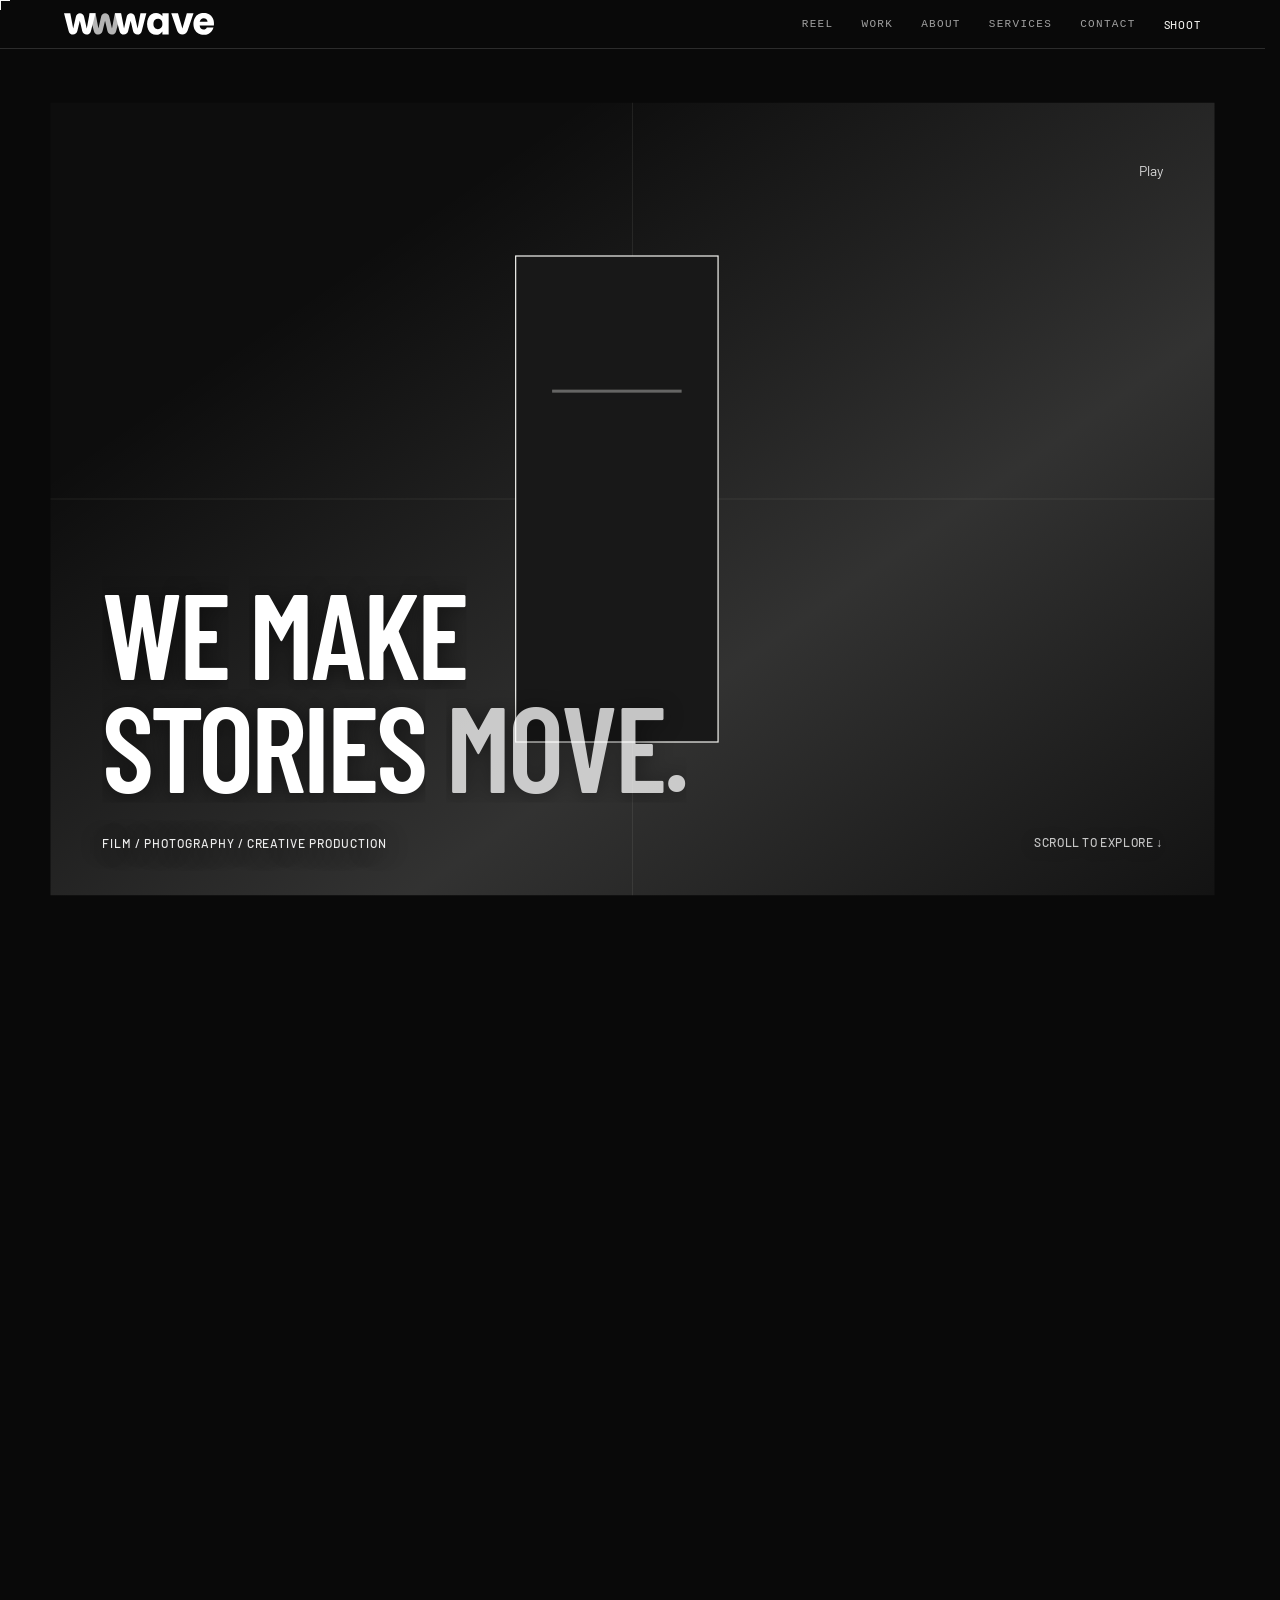
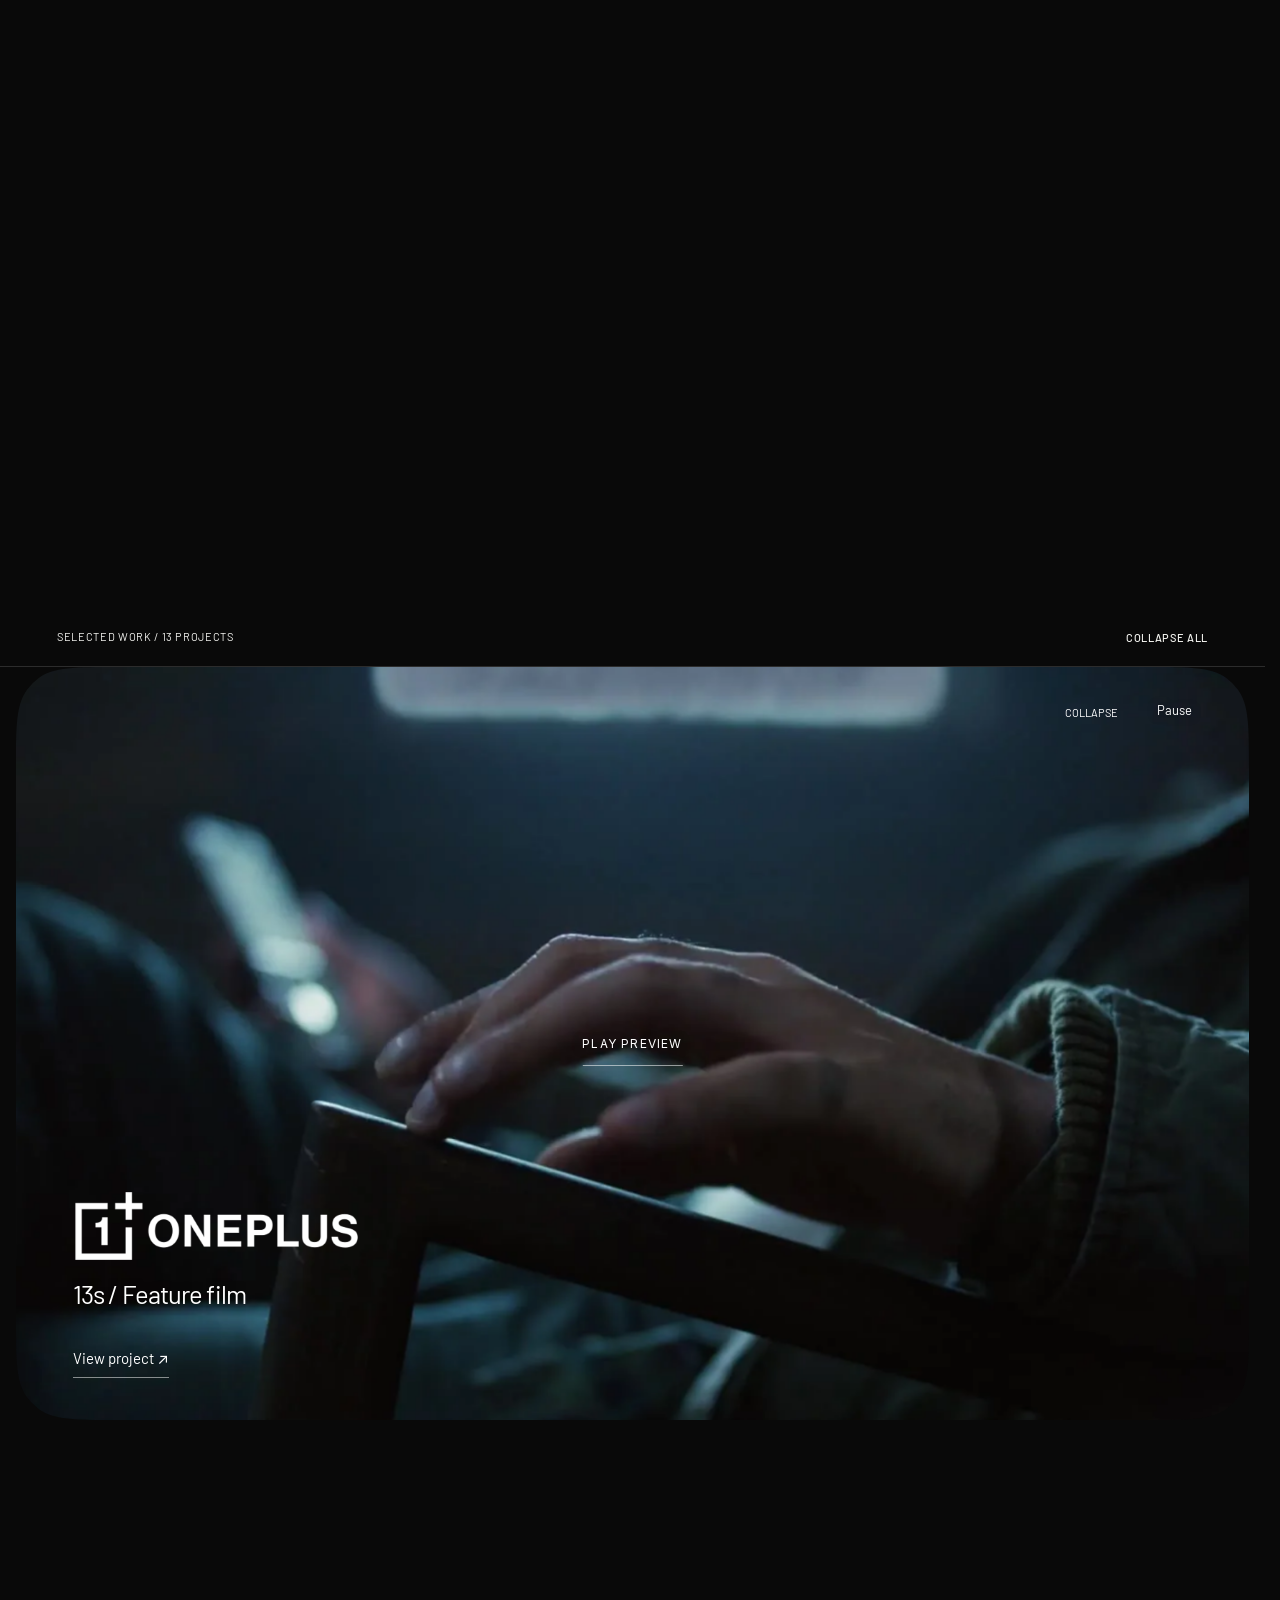
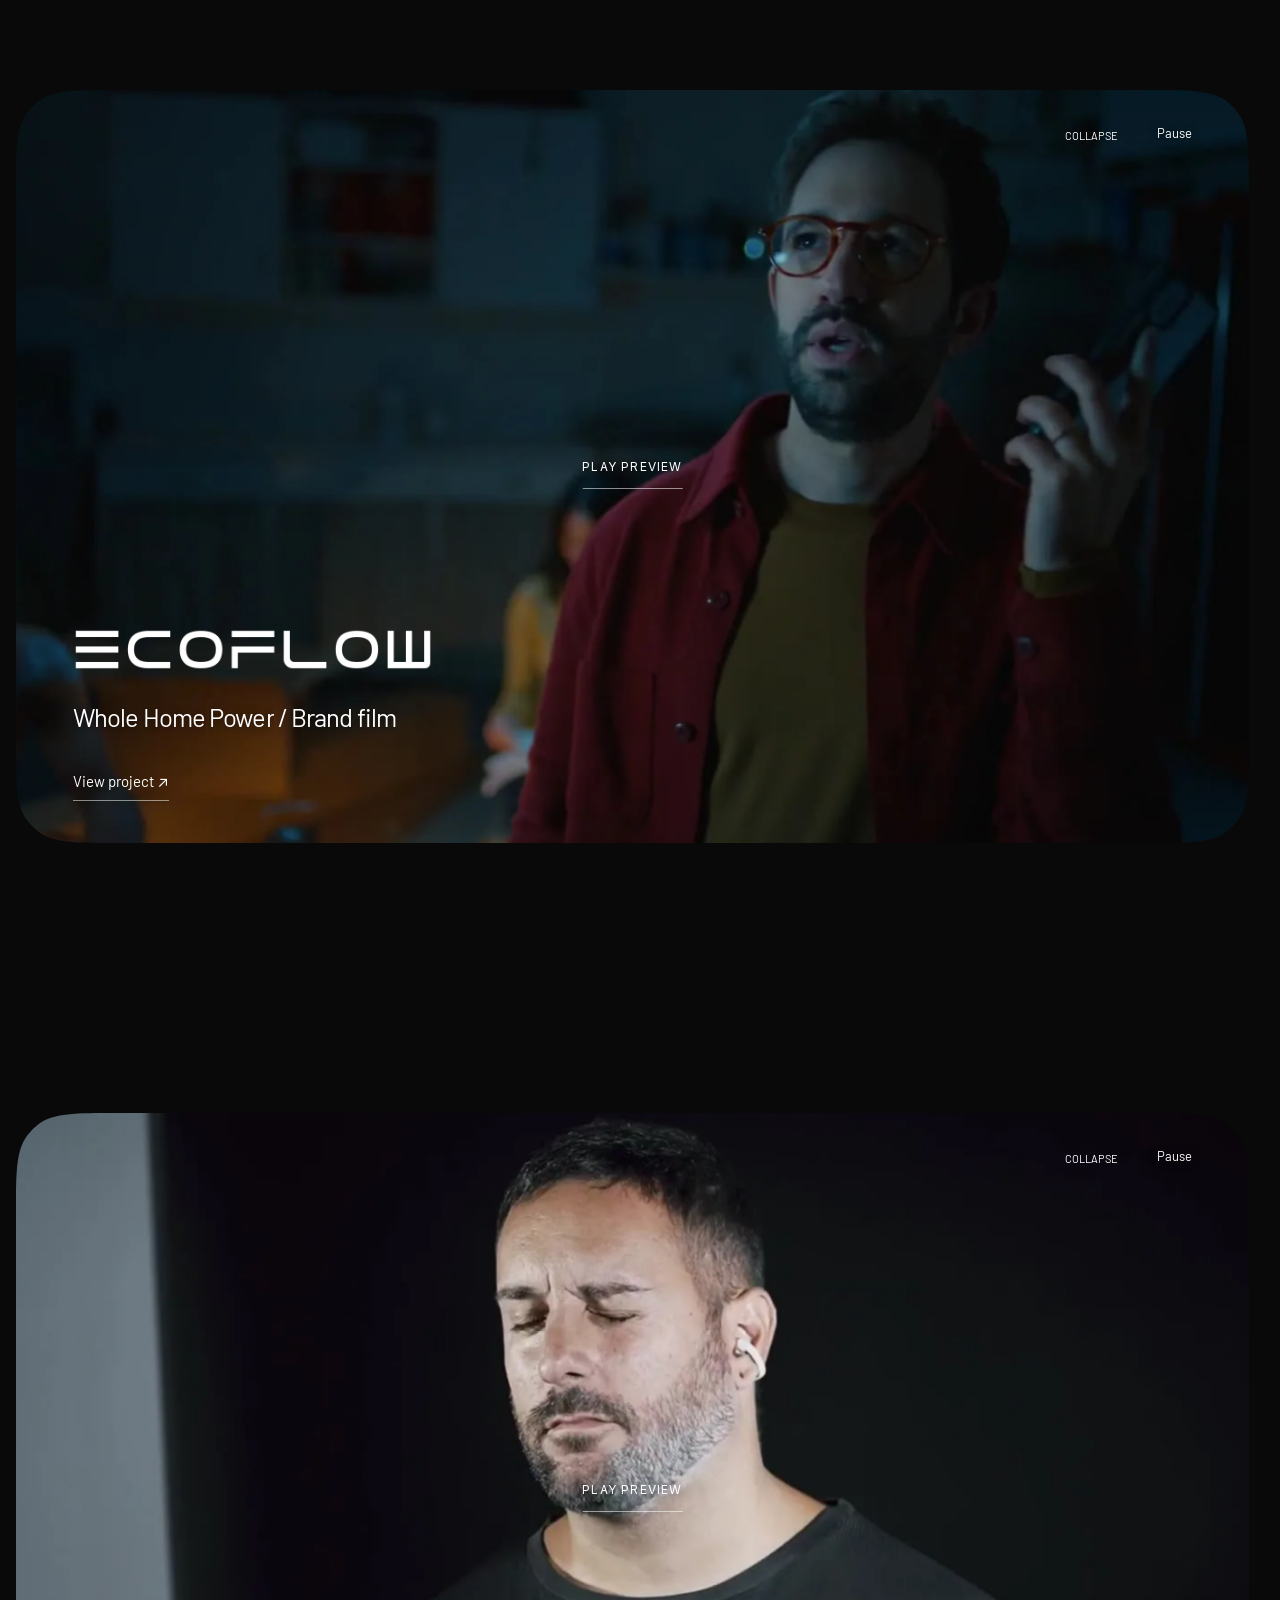
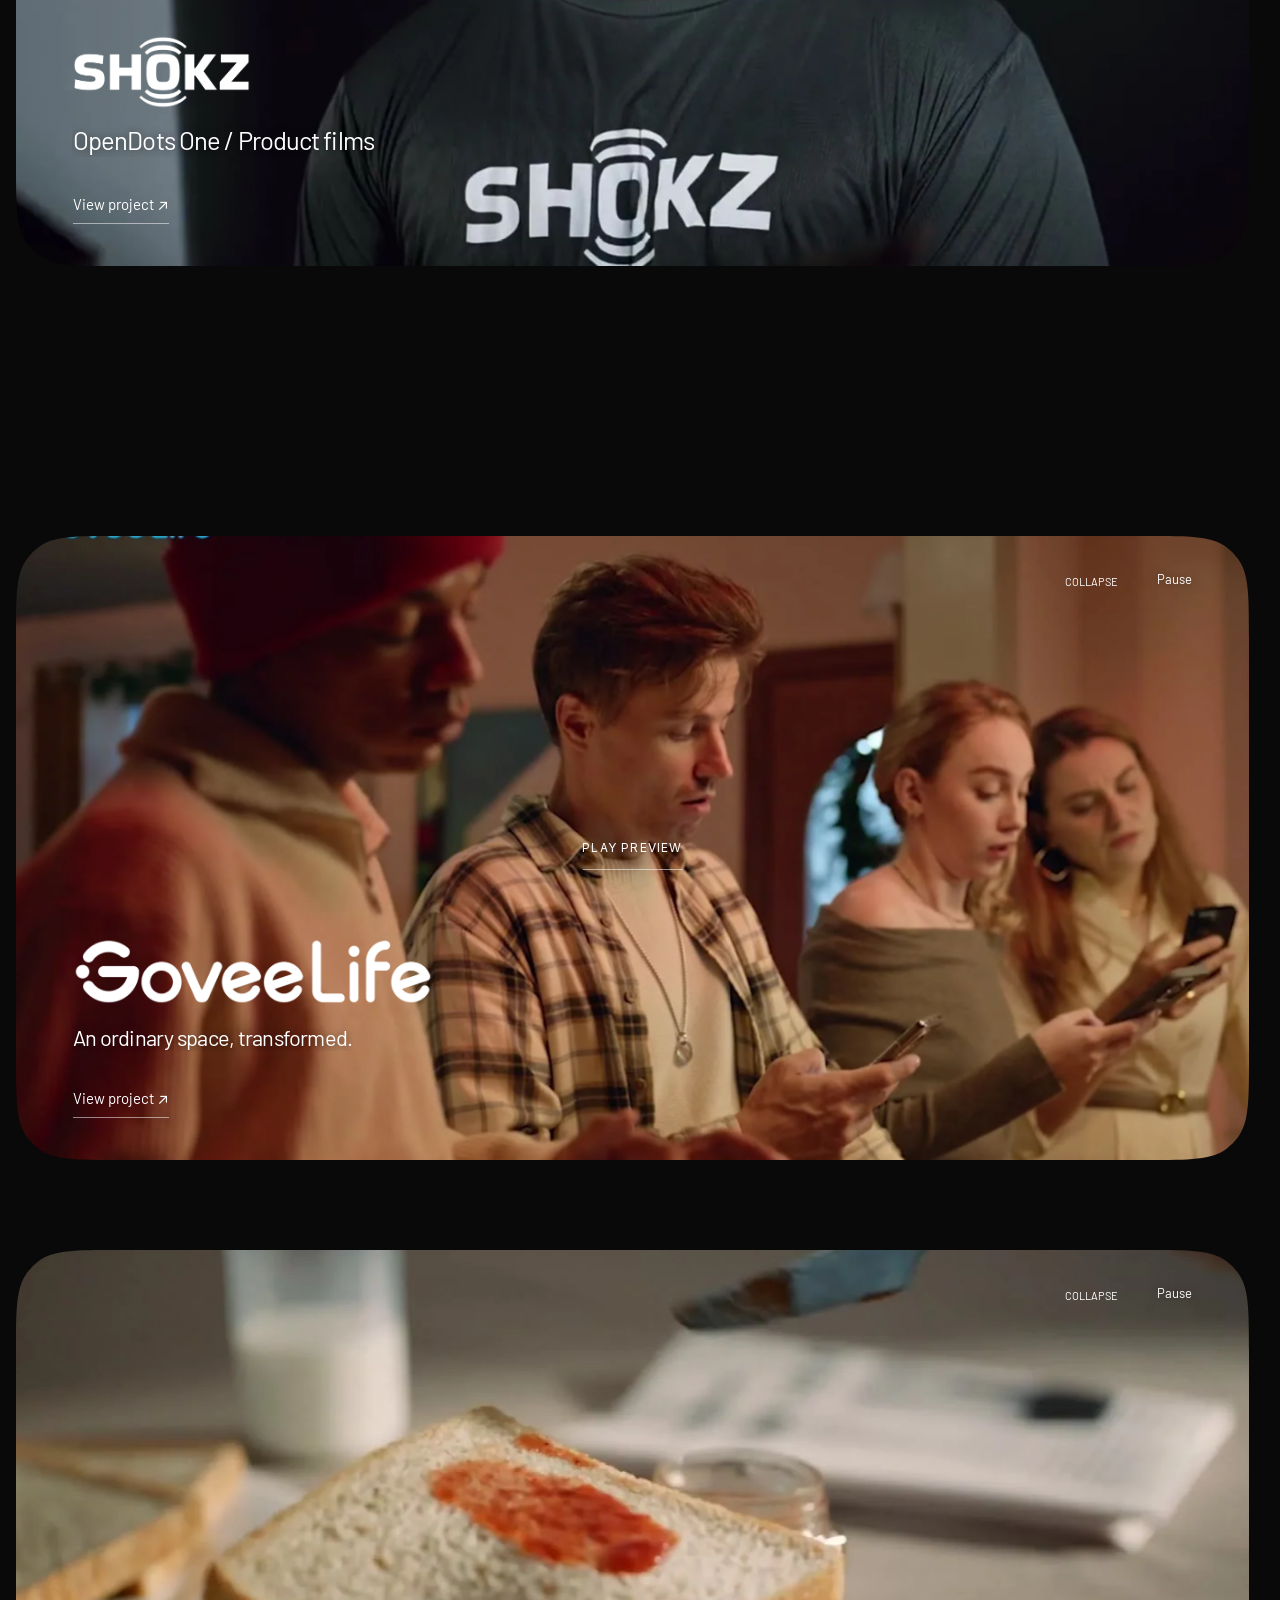
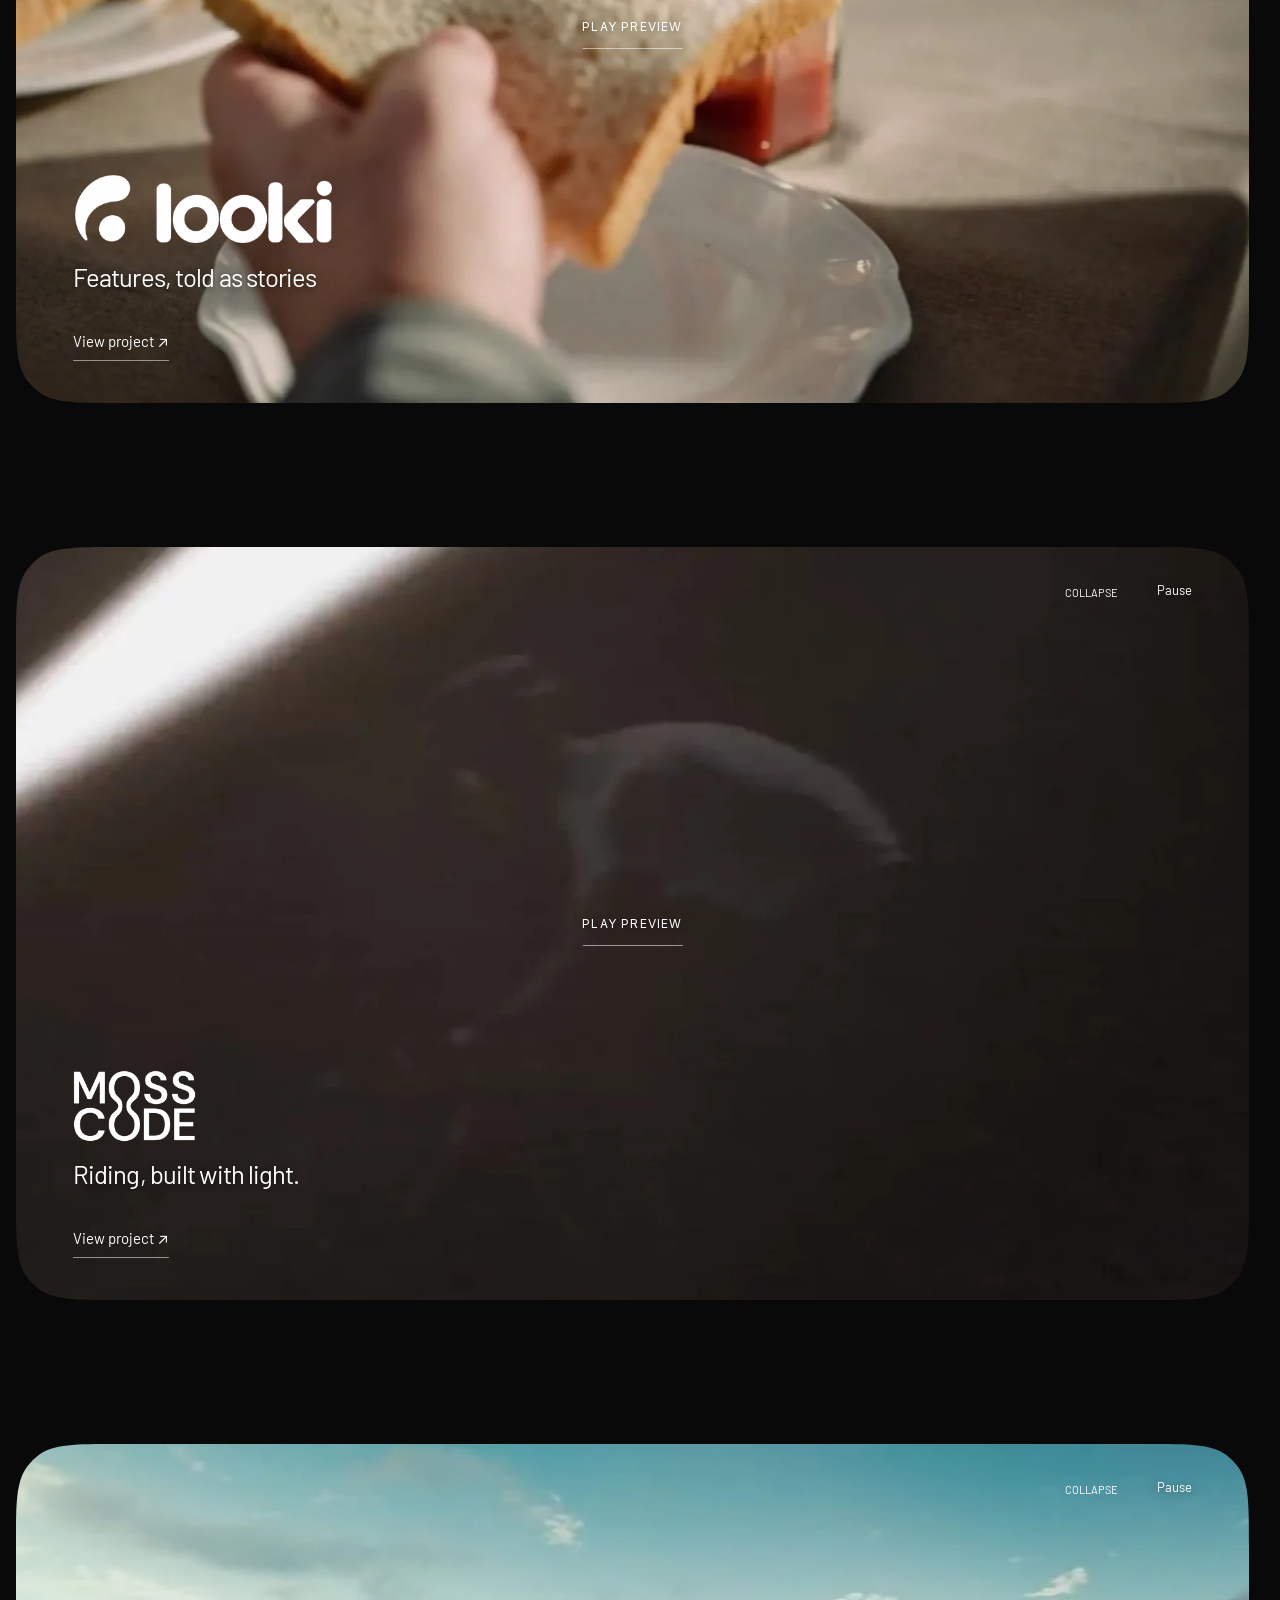
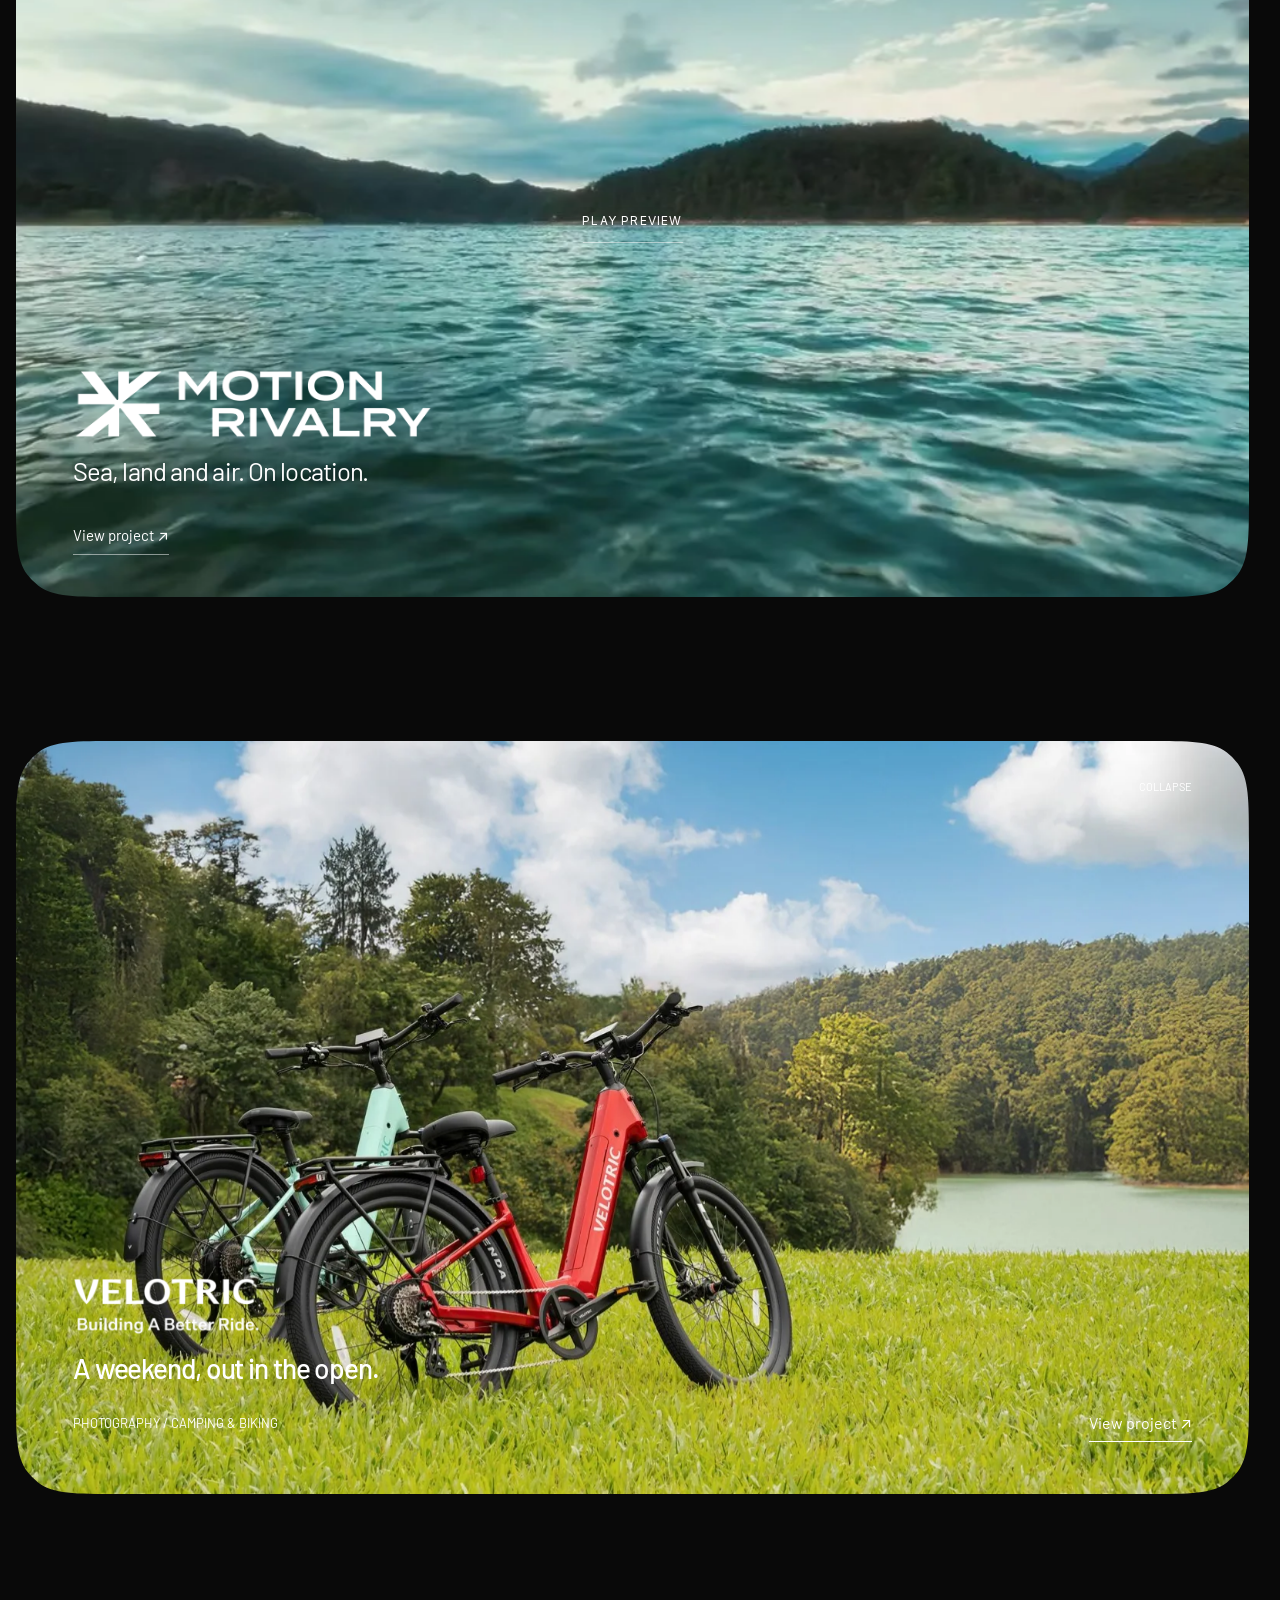
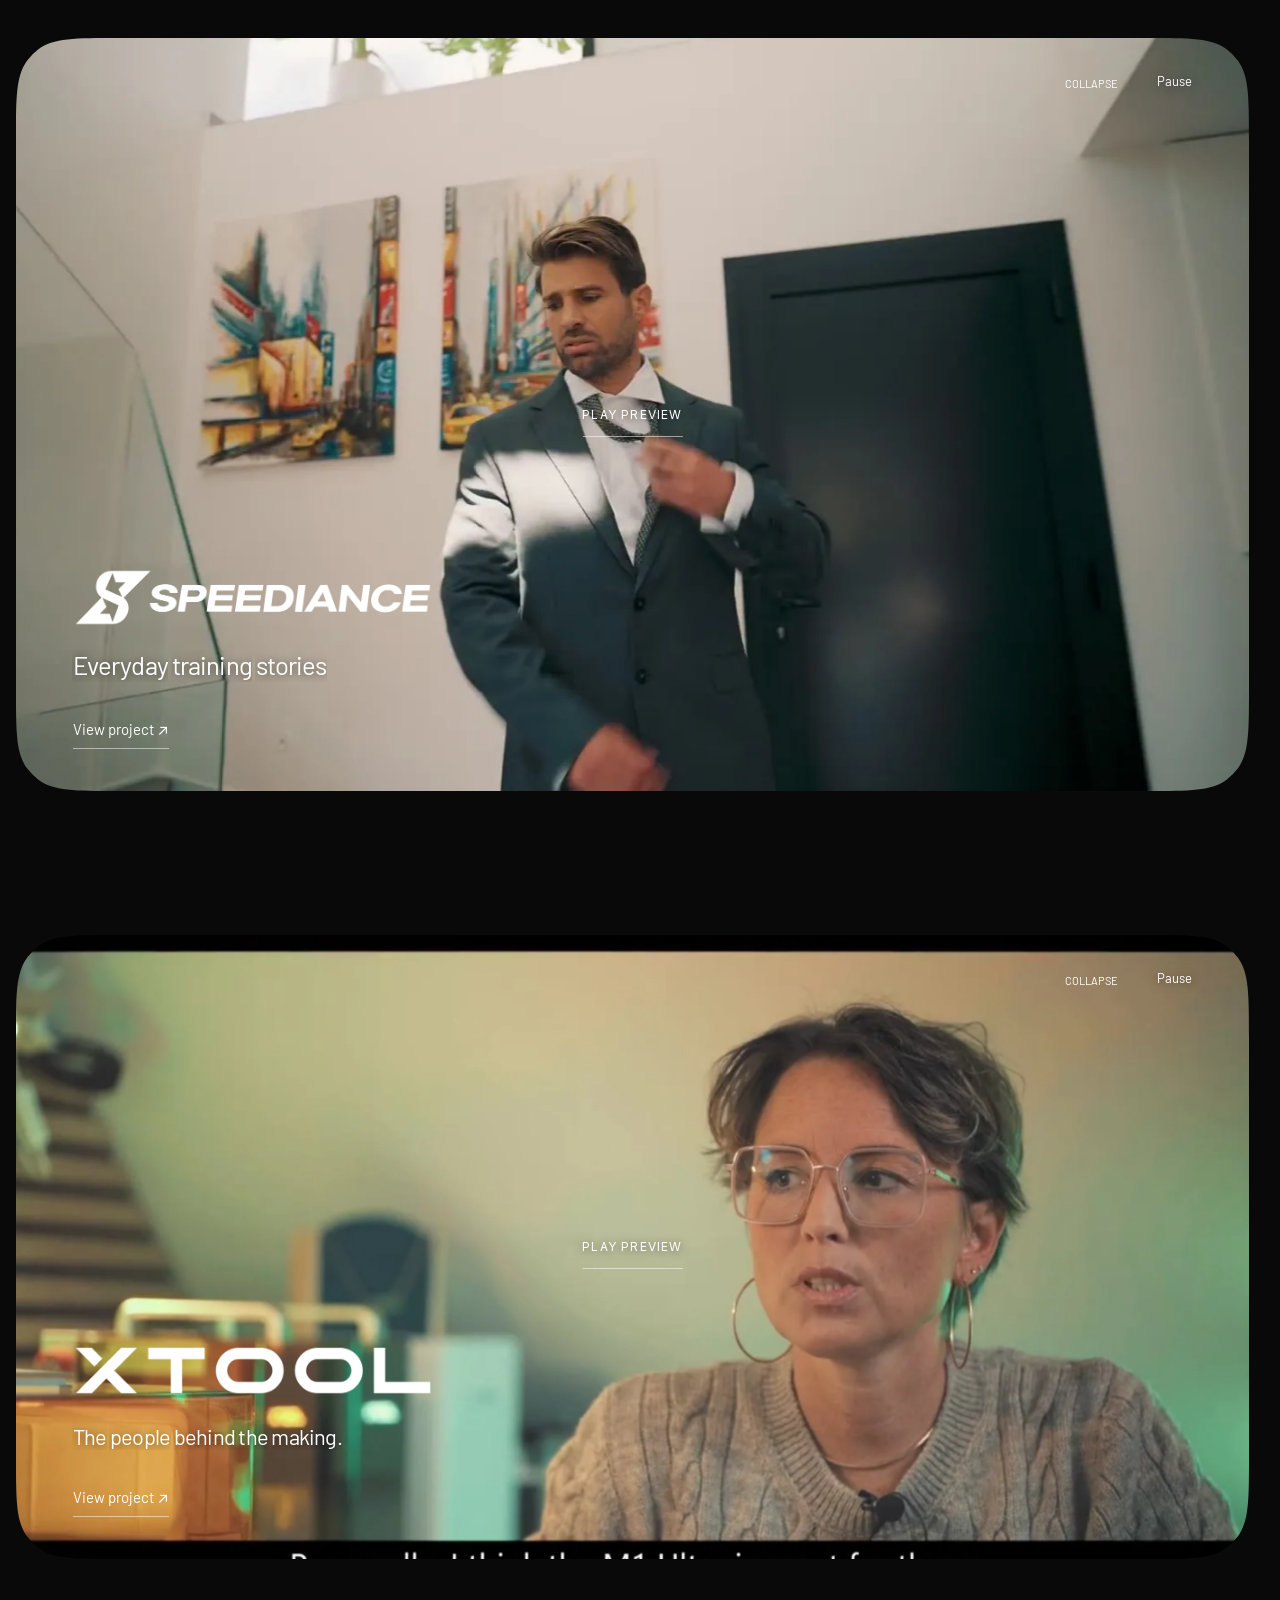
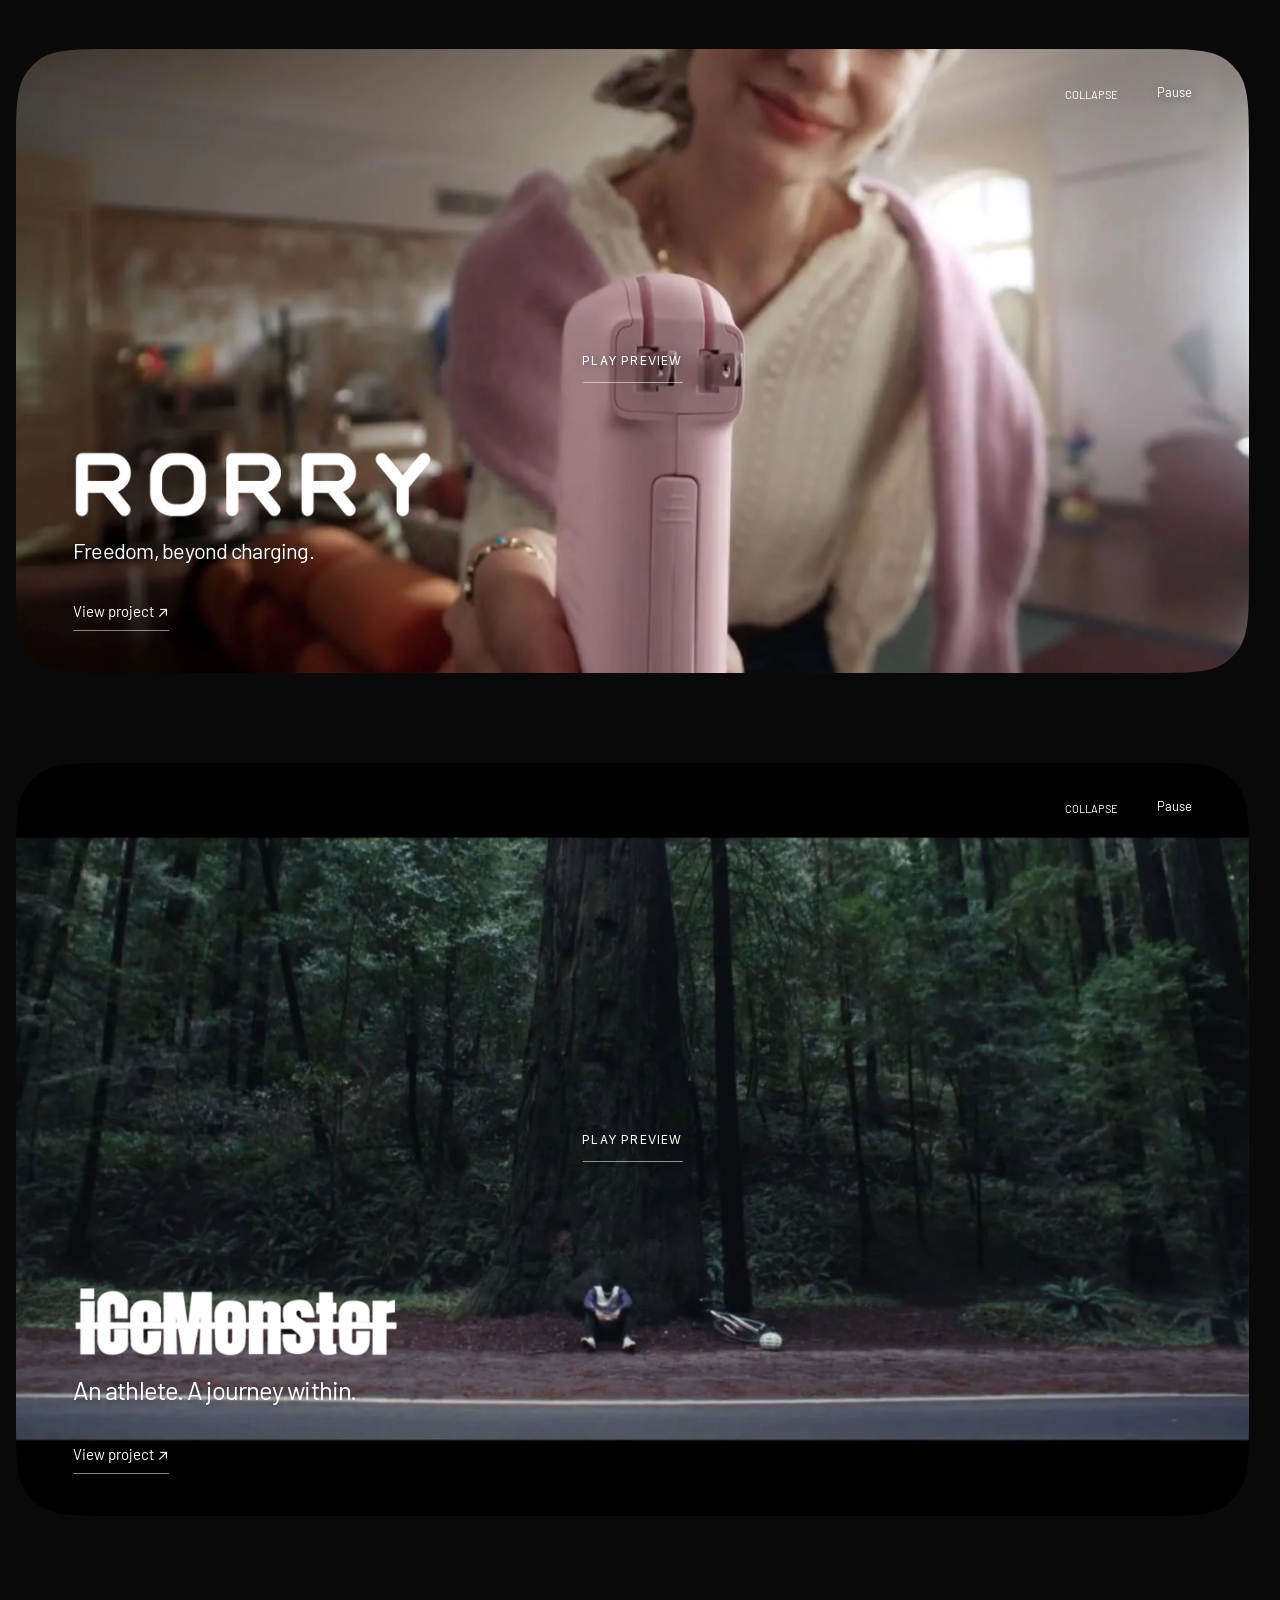
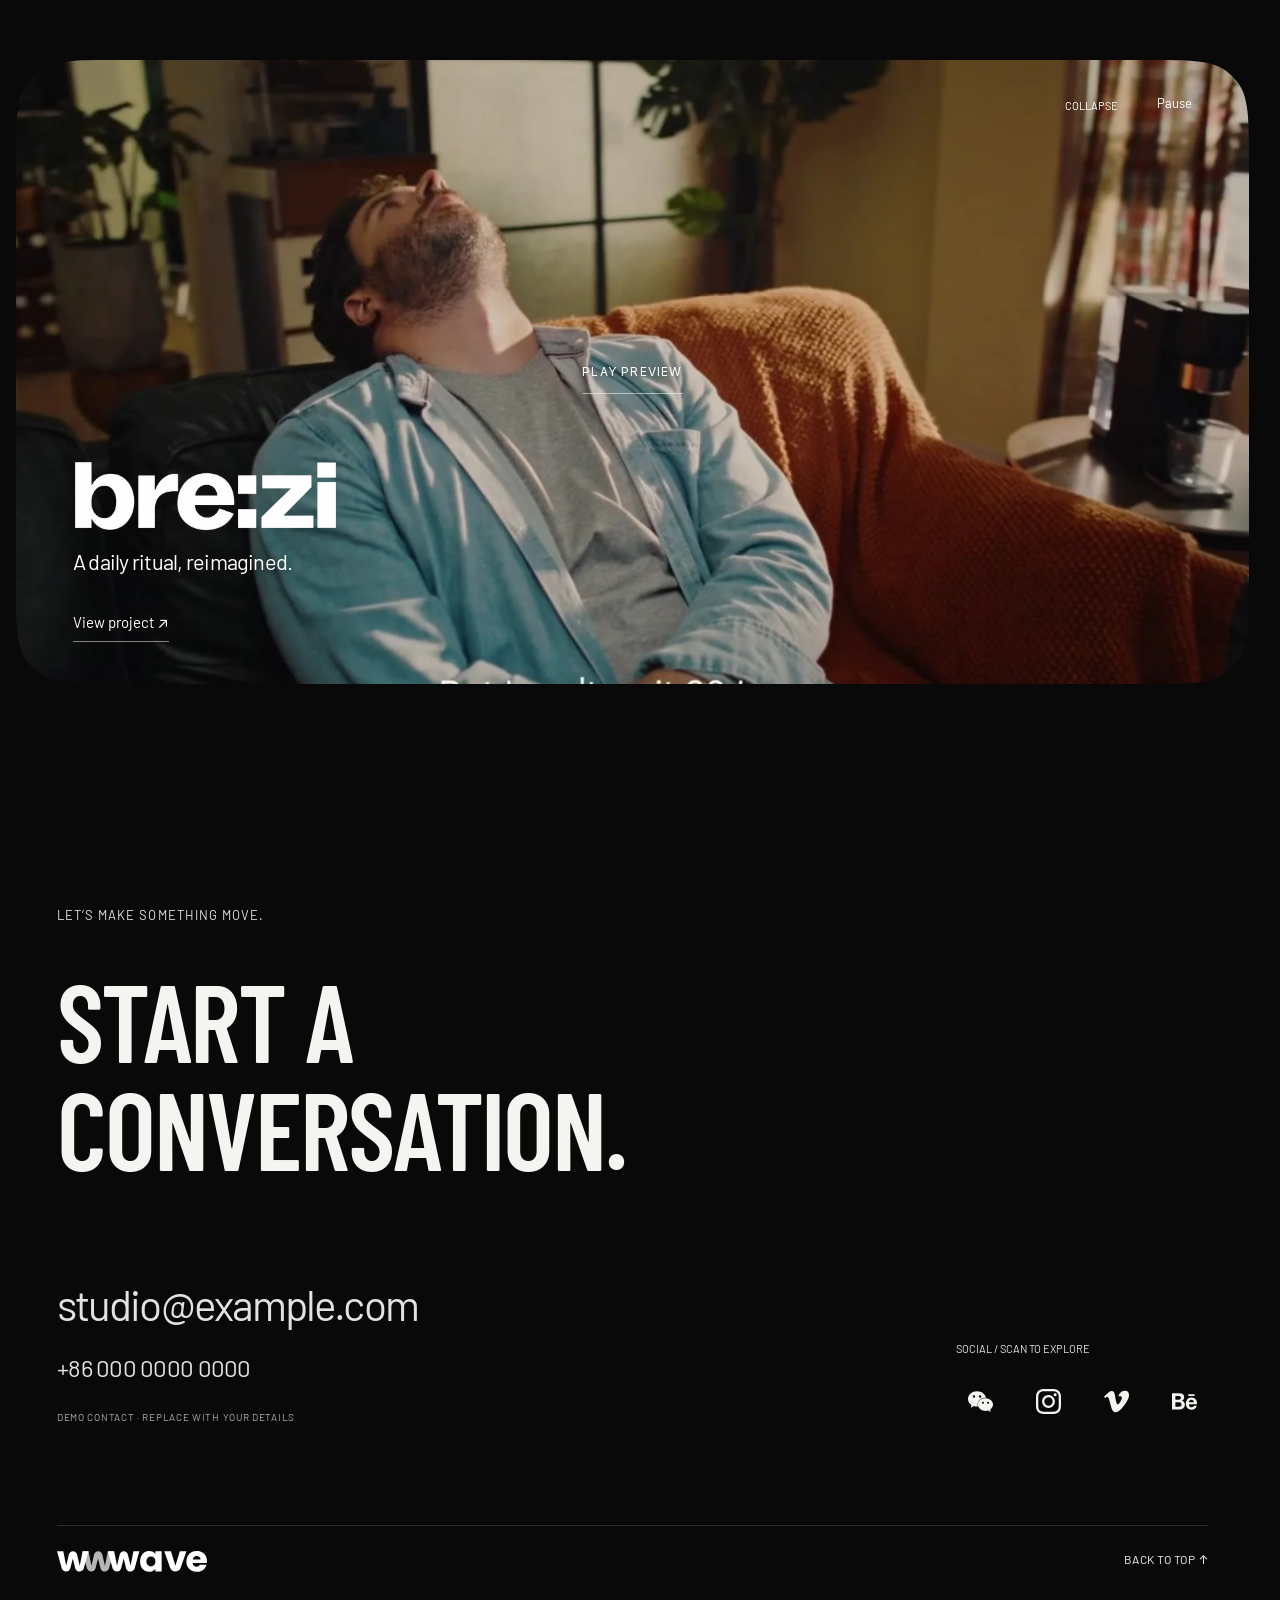
<file: index.html>
<!DOCTYPE html>
<html lang="zh-CN">
<head>
  <meta charset="UTF-8" />
  <meta name="viewport" content="width=device-width, initial-scale=1.0" />
  <title>WWWAVE / 首位传媒 — Commercial Film & Visual Strategy</title>

  <!-- Google Fonts: Inter, Instrument Serif (Italic), JetBrains Mono, Noto Sans SC -->
  
  
  

  <!-- Tailwind CSS -->
  <style>*, ::before, ::after{--tw-border-spacing-x:0;--tw-border-spacing-y:0;--tw-translate-x:0;--tw-translate-y:0;--tw-rotate:0;--tw-skew-x:0;--tw-skew-y:0;--tw-scale-x:1;--tw-scale-y:1;--tw-pan-x: ;--tw-pan-y: ;--tw-pinch-zoom: ;--tw-scroll-snap-strictness:proximity;--tw-gradient-from-position: ;--tw-gradient-via-position: ;--tw-gradient-to-position: ;--tw-ordinal: ;--tw-slashed-zero: ;--tw-numeric-figure: ;--tw-numeric-spacing: ;--tw-numeric-fraction: ;--tw-ring-inset: ;--tw-ring-offset-width:0px;--tw-ring-offset-color:#fff;--tw-ring-color:rgb(59 130 246 / 0.5);--tw-ring-offset-shadow:0 0 #0000;--tw-ring-shadow:0 0 #0000;--tw-shadow:0 0 #0000;--tw-shadow-colored:0 0 #0000;--tw-blur: ;--tw-brightness: ;--tw-contrast: ;--tw-grayscale: ;--tw-hue-rotate: ;--tw-invert: ;--tw-saturate: ;--tw-sepia: ;--tw-drop-shadow: ;--tw-backdrop-blur: ;--tw-backdrop-brightness: ;--tw-backdrop-contrast: ;--tw-backdrop-grayscale: ;--tw-backdrop-hue-rotate: ;--tw-backdrop-invert: ;--tw-backdrop-opacity: ;--tw-backdrop-saturate: ;--tw-backdrop-sepia: ;--tw-contain-size: ;--tw-contain-layout: ;--tw-contain-paint: ;--tw-contain-style: }::backdrop{--tw-border-spacing-x:0;--tw-border-spacing-y:0;--tw-translate-x:0;--tw-translate-y:0;--tw-rotate:0;--tw-skew-x:0;--tw-skew-y:0;--tw-scale-x:1;--tw-scale-y:1;--tw-pan-x: ;--tw-pan-y: ;--tw-pinch-zoom: ;--tw-scroll-snap-strictness:proximity;--tw-gradient-from-position: ;--tw-gradient-via-position: ;--tw-gradient-to-position: ;--tw-ordinal: ;--tw-slashed-zero: ;--tw-numeric-figure: ;--tw-numeric-spacing: ;--tw-numeric-fraction: ;--tw-ring-inset: ;--tw-ring-offset-width:0px;--tw-ring-offset-color:#fff;--tw-ring-color:rgb(59 130 246 / 0.5);--tw-ring-offset-shadow:0 0 #0000;--tw-ring-shadow:0 0 #0000;--tw-shadow:0 0 #0000;--tw-shadow-colored:0 0 #0000;--tw-blur: ;--tw-brightness: ;--tw-contrast: ;--tw-grayscale: ;--tw-hue-rotate: ;--tw-invert: ;--tw-saturate: ;--tw-sepia: ;--tw-drop-shadow: ;--tw-backdrop-blur: ;--tw-backdrop-brightness: ;--tw-backdrop-contrast: ;--tw-backdrop-grayscale: ;--tw-backdrop-hue-rotate: ;--tw-backdrop-invert: ;--tw-backdrop-opacity: ;--tw-backdrop-saturate: ;--tw-backdrop-sepia: ;--tw-contain-size: ;--tw-contain-layout: ;--tw-contain-paint: ;--tw-contain-style: }/* ! tailwindcss v3.4.17 | MIT License | https://tailwindcss.com */*,::after,::before{box-sizing:border-box;border-width:0;border-style:solid;border-color:#e5e7eb}::after,::before{--tw-content:''}:host,html{line-height:1.5;-webkit-text-size-adjust:100%;-moz-tab-size:4;tab-size:4;font-family:Inter, Noto Sans SC, Helvetica Neue, sans-serif;font-feature-settings:normal;font-variation-settings:normal;-webkit-tap-highlight-color:transparent}body{margin:0;line-height:inherit}hr{height:0;color:inherit;border-top-width:1px}abbr:where([title]){-webkit-text-decoration:underline dotted;text-decoration:underline dotted}h1,h2,h3,h4,h5,h6{font-size:inherit;font-weight:inherit}a{color:inherit;text-decoration:inherit}b,strong{font-weight:bolder}code,kbd,pre,samp{font-family:JetBrains Mono, monospace;font-feature-settings:normal;font-variation-settings:normal;font-size:1em}small{font-size:80%}sub,sup{font-size:75%;line-height:0;position:relative;vertical-align:baseline}sub{bottom:-.25em}sup{top:-.5em}table{text-indent:0;border-color:inherit;border-collapse:collapse}button,input,optgroup,select,textarea{font-family:inherit;font-feature-settings:inherit;font-variation-settings:inherit;font-size:100%;font-weight:inherit;line-height:inherit;letter-spacing:inherit;color:inherit;margin:0;padding:0}button,select{text-transform:none}button,input:where([type=button]),input:where([type=reset]),input:where([type=submit]){-webkit-appearance:button;background-color:transparent;background-image:none}:-moz-focusring{outline:auto}:-moz-ui-invalid{box-shadow:none}progress{vertical-align:baseline}::-webkit-inner-spin-button,::-webkit-outer-spin-button{height:auto}[type=search]{-webkit-appearance:textfield;outline-offset:-2px}::-webkit-search-decoration{-webkit-appearance:none}::-webkit-file-upload-button{-webkit-appearance:button;font:inherit}summary{display:list-item}blockquote,dd,dl,figure,h1,h2,h3,h4,h5,h6,hr,p,pre{margin:0}fieldset{margin:0;padding:0}legend{padding:0}menu,ol,ul{list-style:none;margin:0;padding:0}dialog{padding:0}textarea{resize:vertical}input::placeholder,textarea::placeholder{opacity:1;color:#9ca3af}[role=button],button{cursor:pointer}:disabled{cursor:default}audio,canvas,embed,iframe,img,object,svg,video{display:block;vertical-align:middle}img,video{max-width:100%;height:auto}[hidden]:where(:not([hidden=until-found])){display:none}.pointer-events-none{pointer-events:none}.fixed{position:fixed}.absolute{position:absolute}.relative{position:relative}.sticky{position:sticky}.inset-0{inset:0px}.inset-2\.5{inset:0.625rem}.bottom-0{bottom:0px}.bottom-2\.5{bottom:0.625rem}.bottom-4{bottom:1rem}.left-0{left:0px}.left-1\/2{left:50%}.left-3{left:0.75rem}.left-5{left:1.25rem}.right-3{right:0.75rem}.right-5{right:1.25rem}.top-0{top:0px}.top-1\/2{top:50%}.top-3{top:0.75rem}.z-10{z-index:10}.z-40{z-index:40}.z-50{z-index:50}.z-\[10000\]{z-index:10000}.z-\[100\]{z-index:100}.z-\[90\]{z-index:90}.z-\[9999\]{z-index:9999}.mx-auto{margin-left:auto;margin-right:auto}.my-12{margin-top:3rem;margin-bottom:3rem}.my-auto{margin-top:auto;margin-bottom:auto}.-mt-\[0\.5px\]{margin-top:-0.5px}.mb-1{margin-bottom:0.25rem}.mb-2{margin-bottom:0.5rem}.mb-2\.5{margin-bottom:0.625rem}.mb-3{margin-bottom:0.75rem}.mb-4{margin-bottom:1rem}.ml-auto{margin-left:auto}.mt-3{margin-top:0.75rem}.mt-4{margin-top:1rem}.block{display:block}.inline-block{display:inline-block}.flex{display:flex}.grid{display:grid}.hidden{display:none}.aspect-\[16\/10\]{aspect-ratio:16/10}.aspect-\[2\.39\/1\]{aspect-ratio:2.39/1}.h-1\.5{height:0.375rem}.h-12{height:3rem}.h-14{height:3.5rem}.h-2{height:0.5rem}.h-5{height:1.25rem}.h-7{height:1.75rem}.h-\[1px\]{height:1px}.h-\[240vh\]{height:240vh}.h-\[2px\]{height:2px}.h-\[38vh\]{height:38vh}.h-\[56vh\]{height:56vh}.h-full{height:100%}.h-screen{height:100vh}.min-h-\[calc\(100vh-3rem\)\]{min-height:calc(100vh - 3rem)}.w-0{width:0px}.w-1\.5{width:0.375rem}.w-2{width:0.5rem}.w-5{width:1.25rem}.w-56{width:14rem}.w-\[1px\]{width:1px}.w-\[340px\]{width:340px}.w-full{width:100%}.max-w-2xl{max-width:42rem}.max-w-3xl{max-width:48rem}.max-w-5xl{max-width:64rem}.shrink-0{flex-shrink:0}.-translate-x-1\/2{--tw-translate-x:-50%;transform:translate(var(--tw-translate-x), var(--tw-translate-y)) rotate(var(--tw-rotate)) skewX(var(--tw-skew-x)) skewY(var(--tw-skew-y)) scaleX(var(--tw-scale-x)) scaleY(var(--tw-scale-y))}.-translate-y-1\/2{--tw-translate-y:-50%;transform:translate(var(--tw-translate-x), var(--tw-translate-y)) rotate(var(--tw-rotate)) skewX(var(--tw-skew-x)) skewY(var(--tw-skew-y)) scaleX(var(--tw-scale-x)) scaleY(var(--tw-scale-y))}.select-none{-webkit-user-select:none;user-select:none}.grid-cols-1{grid-template-columns:repeat(1, minmax(0, 1fr))}.grid-cols-2{grid-template-columns:repeat(2, minmax(0, 1fr))}.grid-cols-4{grid-template-columns:repeat(4, minmax(0, 1fr))}.flex-col{flex-direction:column}.flex-wrap{flex-wrap:wrap}.items-end{align-items:flex-end}.items-center{align-items:center}.items-baseline{align-items:baseline}.justify-end{justify-content:flex-end}.justify-center{justify-content:center}.justify-between{justify-content:space-between}.gap-12{gap:3rem}.gap-2{gap:0.5rem}.gap-2\.5{gap:0.625rem}.gap-3{gap:0.75rem}.gap-4{gap:1rem}.gap-6{gap:1.5rem}.gap-8{gap:2rem}.space-y-1 > :not([hidden]) ~ :not([hidden]){--tw-space-y-reverse:0;margin-top:calc(0.25rem * calc(1 - var(--tw-space-y-reverse)));margin-bottom:calc(0.25rem * var(--tw-space-y-reverse))}.space-y-3 > :not([hidden]) ~ :not([hidden]){--tw-space-y-reverse:0;margin-top:calc(0.75rem * calc(1 - var(--tw-space-y-reverse)));margin-bottom:calc(0.75rem * var(--tw-space-y-reverse))}.divide-x > :not([hidden]) ~ :not([hidden]){--tw-divide-x-reverse:0;border-right-width:calc(1px * var(--tw-divide-x-reverse));border-left-width:calc(1px * calc(1 - var(--tw-divide-x-reverse)))}.divide-y > :not([hidden]) ~ :not([hidden]){--tw-divide-y-reverse:0;border-top-width:calc(1px * calc(1 - var(--tw-divide-y-reverse)));border-bottom-width:calc(1px * var(--tw-divide-y-reverse))}.divide-hairline > :not([hidden]) ~ :not([hidden]){border-color:rgba(17, 17, 17, 0.14)}.self-center{align-self:center}.overflow-hidden{overflow:hidden}.overflow-y-auto{overflow-y:auto}.whitespace-nowrap{white-space:nowrap}.break-all{word-break:break-all}.border{border-width:1px}.border-x{border-left-width:1px;border-right-width:1px}.border-y{border-top-width:1px;border-bottom-width:1px}.border-b{border-bottom-width:1px}.border-l{border-left-width:1px}.border-t{border-top-width:1px}.border-hairline{border-color:rgba(17, 17, 17, 0.14)}.border-ink\/20{border-color:rgb(17 17 17 / 0.2)}.border-ink\/\[0\.06\]{border-color:rgb(17 17 17 / 0.06)}.border-klein{--tw-border-opacity:1;border-color:rgb(0 47 167 / var(--tw-border-opacity, 1))}.border-klein\/25{border-color:rgb(0 47 167 / 0.25)}.border-paper\/20{border-color:rgb(244 244 240 / 0.2)}.bg-hairline{background-color:rgba(17, 17, 17, 0.14)}.bg-ink{--tw-bg-opacity:1;background-color:rgb(17 17 17 / var(--tw-bg-opacity, 1))}.bg-ink\/40{background-color:rgb(17 17 17 / 0.4)}.bg-ink\/80{background-color:rgb(17 17 17 / 0.8)}.bg-klein{--tw-bg-opacity:1;background-color:rgb(0 47 167 / var(--tw-bg-opacity, 1))}.bg-klein\/20{background-color:rgb(0 47 167 / 0.2)}.bg-klein\/\[0\.025\]{background-color:rgb(0 47 167 / 0.025)}.bg-paper{--tw-bg-opacity:1;background-color:rgb(244 244 240 / var(--tw-bg-opacity, 1))}.bg-paper\/60{background-color:rgb(244 244 240 / 0.6)}.bg-paper\/90{background-color:rgb(244 244 240 / 0.9)}.bg-paper\/95{background-color:rgb(244 244 240 / 0.95)}.bg-ink\/30{background-color:rgb(17 17 17 / 0.3)}.p-3{padding:0.75rem}.p-5{padding:1.25rem}.p-6{padding:1.5rem}.px-1{padding-left:0.25rem;padding-right:0.25rem}.px-2\.5{padding-left:0.625rem;padding-right:0.625rem}.px-3{padding-left:0.75rem;padding-right:0.75rem}.px-4{padding-left:1rem;padding-right:1rem}.px-5{padding-left:1.25rem;padding-right:1.25rem}.px-6{padding-left:1.5rem;padding-right:1.5rem}.py-1{padding-top:0.25rem;padding-bottom:0.25rem}.py-1\.5{padding-top:0.375rem;padding-bottom:0.375rem}.py-12{padding-top:3rem;padding-bottom:3rem}.py-2{padding-top:0.5rem;padding-bottom:0.5rem}.py-20{padding-top:5rem;padding-bottom:5rem}.py-24{padding-top:6rem;padding-bottom:6rem}.py-5{padding-top:1.25rem;padding-bottom:1.25rem}.py-6{padding-top:1.5rem;padding-bottom:1.5rem}.py-8{padding-top:2rem;padding-bottom:2rem}.py-7{padding-top:1.75rem;padding-bottom:1.75rem}.pb-4{padding-bottom:1rem}.pb-8{padding-bottom:2rem}.pl-8{padding-left:2rem}.pr-8{padding-right:2rem}.pt-2{padding-top:0.5rem}.pt-4{padding-top:1rem}.pl-6{padding-left:1.5rem}.text-left{text-align:left}.text-right{text-align:right}.font-mono{font-family:JetBrains Mono, monospace}.font-sans{font-family:Inter, Noto Sans SC, Helvetica Neue, sans-serif}.font-serif{font-family:Instrument Serif, Georgia, serif}.text-3xl{font-size:1.875rem;line-height:2.25rem}.text-4xl{font-size:2.25rem;line-height:2.5rem}.text-\[10px\]{font-size:10px}.text-\[11px\]{font-size:11px}.text-\[9px\]{font-size:9px}.text-sm{font-size:0.875rem;line-height:1.25rem}.text-2xl{font-size:1.5rem;line-height:2rem}.text-xs{font-size:0.75rem;line-height:1rem}.font-medium{font-weight:500}.font-normal{font-weight:400}.font-semibold{font-weight:600}.font-light{font-weight:300}.uppercase{text-transform:uppercase}.italic{font-style:italic}.tabular-nums{--tw-numeric-spacing:tabular-nums;font-variant-numeric:var(--tw-ordinal) var(--tw-slashed-zero) var(--tw-numeric-figure) var(--tw-numeric-spacing) var(--tw-numeric-fraction)}.leading-\[0\.96\]{line-height:0.96}.leading-\[1\.02\]{line-height:1.02}.leading-none{line-height:1}.leading-relaxed{line-height:1.625}.leading-tight{line-height:1.25}.tracking-\[-0\.03em\]{letter-spacing:-0.03em}.tracking-\[-0\.04em\]{letter-spacing:-0.04em}.tracking-\[0\.12em\]{letter-spacing:0.12em}.tracking-\[0\.14em\]{letter-spacing:0.14em}.tracking-\[0\.16em\]{letter-spacing:0.16em}.tracking-widest{letter-spacing:0.1em}.text-ink{--tw-text-opacity:1;color:rgb(17 17 17 / var(--tw-text-opacity, 1))}.text-ink\/85{color:rgb(17 17 17 / 0.85)}.text-ink\/90{color:rgb(17 17 17 / 0.9)}.text-klein{--tw-text-opacity:1;color:rgb(0 47 167 / var(--tw-text-opacity, 1))}.text-muted{--tw-text-opacity:1;color:rgb(102 102 102 / var(--tw-text-opacity, 1))}.text-paper{--tw-text-opacity:1;color:rgb(244 244 240 / var(--tw-text-opacity, 1))}.text-paper\/70{color:rgb(244 244 240 / 0.7)}.text-paper\/75{color:rgb(244 244 240 / 0.75)}.text-paper\/80{color:rgb(244 244 240 / 0.8)}.text-paper\/85{color:rgb(244 244 240 / 0.85)}.text-ink\/40{color:rgb(17 17 17 / 0.4)}.opacity-0{opacity:0}.opacity-40{opacity:0.4}.opacity-100{opacity:1}.backdrop-blur-\[2px\]{--tw-backdrop-blur:blur(2px);-webkit-backdrop-filter:var(--tw-backdrop-blur) var(--tw-backdrop-brightness) var(--tw-backdrop-contrast) var(--tw-backdrop-grayscale) var(--tw-backdrop-hue-rotate) var(--tw-backdrop-invert) var(--tw-backdrop-opacity) var(--tw-backdrop-saturate) var(--tw-backdrop-sepia);backdrop-filter:var(--tw-backdrop-blur) var(--tw-backdrop-brightness) var(--tw-backdrop-contrast) var(--tw-backdrop-grayscale) var(--tw-backdrop-hue-rotate) var(--tw-backdrop-invert) var(--tw-backdrop-opacity) var(--tw-backdrop-saturate) var(--tw-backdrop-sepia)}.hover\:border-klein:hover{--tw-border-opacity:1;border-color:rgb(0 47 167 / var(--tw-border-opacity, 1))}.hover\:bg-ink:hover{--tw-bg-opacity:1;background-color:rgb(17 17 17 / var(--tw-bg-opacity, 1))}.hover\:text-klein:hover{--tw-text-opacity:1;color:rgb(0 47 167 / var(--tw-text-opacity, 1))}.focus\:outline-none:focus{outline:2px solid transparent;outline-offset:2px}.group:hover .group-hover\:text-klein{--tw-text-opacity:1;color:rgb(0 47 167 / var(--tw-text-opacity, 1))}@media (min-width: 640px){.sm\:left-10{left:2.5rem}.sm\:right-10{right:2.5rem}.sm\:inline{display:inline}.sm\:h-\[44vh\]{height:44vh}.sm\:flex-row{flex-direction:row}.sm\:items-end{align-items:flex-end}.sm\:gap-7{gap:1.75rem}.sm\:gap-6{gap:1.5rem}.sm\:p-10{padding:2.5rem}.sm\:p-5{padding:1.25rem}.sm\:px-10{padding-left:2.5rem;padding-right:2.5rem}.sm\:px-8{padding-left:2rem;padding-right:2rem}.sm\:py-16{padding-top:4rem;padding-bottom:4rem}.sm\:py-28{padding-top:7rem;padding-bottom:7rem}.sm\:py-32{padding-top:8rem;padding-bottom:8rem}.sm\:py-9{padding-top:2.25rem;padding-bottom:2.25rem}.sm\:text-4xl{font-size:2.25rem;line-height:2.5rem}.sm\:text-5xl{font-size:3rem;line-height:1}.sm\:text-6xl{font-size:3.75rem;line-height:1}.sm\:text-\[15px\]{font-size:15px}.sm\:text-3xl{font-size:1.875rem;line-height:2.25rem}.sm\:text-\[13px\]{font-size:13px}}@media (min-width: 768px){.md\:block{display:block}.md\:inline{display:inline}.md\:flex{display:flex}.md\:grid-cols-12{grid-template-columns:repeat(12, minmax(0, 1fr))}.md\:flex-row{flex-direction:row}.md\:items-center{align-items:center}.md\:justify-end{justify-content:flex-end}.md\:pl-0{padding-left:0px}}@media (min-width: 1024px){.lg\:left-16{left:4rem}.lg\:right-16{right:4rem}.lg\:col-span-4{grid-column:span 4 / span 4}.lg\:col-span-8{grid-column:span 8 / span 8}.lg\:my-16{margin-top:4rem;margin-bottom:4rem}.lg\:block{display:block}.lg\:flex{display:flex}.lg\:grid-cols-12{grid-template-columns:repeat(12, minmax(0, 1fr))}.lg\:justify-end{justify-content:flex-end}.lg\:gap-6{gap:1.5rem}.lg\:p-16{padding:4rem}.lg\:px-16{padding-left:4rem;padding-right:4rem}.lg\:py-20{padding-top:5rem;padding-bottom:5rem}.lg\:text-right{text-align:right}.lg\:text-6xl{font-size:3.75rem;line-height:1}.lg\:text-7xl{font-size:4.5rem;line-height:1}.lg\:text-\[64px\]{font-size:64px}.lg\:text-\[68px\]{font-size:68px}.lg\:text-\[34px\]{font-size:34px}}</style>
  

  <style>
    /* ==========================================================================
       STRICT SWISS GALLERY TOKENS
       Zero border-radius, zero drop shadows, 1px hairline architecture.
       Klein Blue (#002FA7) hidden at rest; unlocked exclusively on interaction.
       ========================================================================== */
    :root {
      --paper: #F4F4F0;
      --ink: #111111;
      --muted: #666666;
      --hairline: rgba(17, 17, 17, 0.14);
      --klein: #002FA7;
    }

    *,
    *::before,
    *::after {
      box-sizing: border-box;
      border-radius: 0px !important;
      box-shadow: none !important;
    }

    html {
      scroll-behavior: smooth;
      background-color: var(--paper);
      color: var(--ink);
      font-family: 'Inter', 'Noto Sans SC', sans-serif;
      -webkit-font-smoothing: antialiased;
      -moz-osx-font-smoothing: grayscale;
    }

    body {
      margin: 0;
      padding: 0;
      background-color: var(--paper);
      color: var(--ink);
      overflow-x: hidden;
    }

    .tabular-nums {
      font-variant-numeric: tabular-nums;
    }

    /* Custom precision cursor on desktop pointer devices */
    @media (hover: hover) and (pointer: fine) {
      body,
      a,
      button,
      [role='button'] {
        cursor: none !important;
      }
    }

    /* Zero-delay state transitions for brutalist sharpness */
    .snap-state {
      transition: none !important;
    }

    /* Hairline border utilities */
    .border-hairline {
      border-color: rgba(17, 17, 17, 0.14);
    }

    /* Selected work row hover: Klein Blue reveals ONLY when active */
    .work-item:hover .work-title,
    .work-item:focus-visible .work-title {
      color: #002FA7;
    }
    .work-item:hover .work-dot,
    .work-item:focus-visible .work-dot {
      background-color: #002FA7;
      transform: scale(1.25);
    }
    .work-item:hover .work-tag,
    .work-item:focus-visible .work-tag {
      color: #002FA7;
    }

    /* Selection color */
    ::selection {
      background-color: #002FA7;
      color: #F4F4F0;
    }

    /* Preloader architectural curtain wipe */
    #surfing-preloader {
      clip-path: inset(0% 0% 0% 0%);
      transition: clip-path 0.85s cubic-bezier(0.16, 1, 0.3, 1);
      will-change: clip-path;
    }
    #surfing-preloader.is-exiting {
      clip-path: inset(0% 0% 100% 0%);
      pointer-events: none;
    }

    /* Staggered Hero entrance synchronized with curtain wipe */
    .hero-reveal {
      opacity: 0;
      transform: translate3d(0, 22px, 0);
      transition: opacity 0.8s cubic-bezier(0.16, 1, 0.3, 1),
                  transform 0.95s cubic-bezier(0.16, 1, 0.3, 1);
      will-change: opacity, transform;
    }
    body.is-loaded .hero-reveal {
      opacity: 1;
      transform: translate3d(0, 0, 0);
    }
    body.is-loaded .hero-reveal-delay-1 {
      transition-delay: 0.08s;
    }
    body.is-loaded .hero-reveal-delay-2 {
      transition-delay: 0.18s;
    }
    body.is-loaded .hero-reveal-delay-3 {
      transition-delay: 0.28s;
    }
  </style>
<style>@font-face{font-family:Inter;src:url(assets/embedded/693b77d4f32ee9b8bfc9.woff2) format("woff2");font-weight:100 900;font-display:swap}</style><style>
#surfing-preloader{display:none!important}
.intro-page{min-height:calc(100svh - 48px);padding:68px 4.45vw 32px;display:flex;flex-direction:column;justify-content:space-between;gap:70px}
#intro-title{font-family:Inter,Arial,sans-serif;font-size:clamp(88px,12.8vw,220px);font-weight:600;line-height:.92;letter-spacing:-.075em;margin:0;max-width:96%}
#intro-title span{font-family:'Instrument Serif',Georgia,serif;font-weight:400;font-style:italic;letter-spacing:-.06em}
.intro-baseline{display:flex;align-items:flex-end;justify-content:space-between;gap:28px;padding-bottom:12px}
.intro-baseline p{font-size:clamp(16px,1.45vw,22px);line-height:1.45;letter-spacing:-.025em}
.cover-link{display:flex;gap:40px;align-items:center;font-size:16px;letter-spacing:-.02em}.cover-link span{font-size:38px}.cover-link:hover{color:#002FA7}
.cover-section{height:240vh;position:relative}.cover-sticky{height:100svh;position:sticky;top:0;overflow:hidden;background:#F4F4F0}.cover-screen{position:absolute;inset:0;background:#111;overflow:hidden;will-change:clip-path}.cover-screen canvas{display:block;width:100%;height:100%}
.cover-caption{position:absolute;left:4.45vw;right:4.45vw;bottom:36px;display:flex;justify-content:space-between;align-items:flex-end;color:#fff;opacity:0;pointer-events:none}.cover-caption h2{font-size:clamp(32px,5vw,76px);font-weight:600;letter-spacing:-.06em;line-height:1}.cover-caption>div{text-align:right;font-size:16px;line-height:1.4}.cover-caption span{font-size:12px;opacity:.75}
@media(max-width:600px){.intro-page{padding:64px 20px 30px;min-height:calc(100svh - 48px)}#intro-title{font-size:clamp(68px,14vw,90px);line-height:1;letter-spacing:-.065em;max-width:100%}.intro-baseline{align-items:flex-start;flex-direction:column;gap:28px}.cover-caption{left:20px;right:20px;bottom:30px}.cover-caption>div{font-size:12px}.cover-link{font-size:14px;gap:24px}header a{white-space:nowrap}}
@media(prefers-reduced-motion:reduce){.cover-section{height:140vh}}
</style><style>#floating-preview{display:none!important}.work-film{height:100svh;min-height:560px;position:relative;overflow:hidden;background:#111;color:#fff}.work-film>video{position:absolute;inset:0;width:100%;height:100%;object-fit:cover}.work-film-info{position:absolute;left:4.45vw;right:4.45vw;bottom:62px;display:flex;flex-direction:column;align-items:flex-start;gap:8px}.work-film-info h2{font:600 clamp(48px,6vw,100px)/1 Inter,Arial,sans-serif;letter-spacing:-.065em}.work-film-info p{font-size:clamp(18px,2vw,30px);line-height:1.25;letter-spacing:-.035em}.work-case-open{margin-top:18px;border-bottom:1px solid #ffffff80;padding:8px 0;font-size:15px;cursor:pointer}.work-case-open:hover{border-color:white}.work-case-open:focus-visible,.work-pause:focus-visible{outline:2px solid white;outline-offset:6px}.work-pause{position:absolute;right:4.45vw;top:34px;color:white;font-size:13px;cursor:pointer}.work-film-info,.work-pause{text-shadow:0 1px 10px #0008}@media(max-width:600px){.work-film{min-height:500px}.work-film-info{left:20px;right:20px;bottom:36px}.work-film-info h2{font-size:46px}.work-pause{right:20px;top:24px}}</style><style>html { scrollbar-gutter: stable; }
body.case-active { overflow:hidden; }
.motion-word { display:inline-block; opacity:0; transform:translateY(.75em); clip-path:inset(0 0 100% 0); transition:transform 900ms cubic-bezier(.16,1,.3,1),opacity 650ms ease,clip-path 900ms cubic-bezier(.16,1,.3,1); transition-delay:var(--word-delay,0ms); }
.text-visible .motion-word { opacity:1;transform:translateY(0);clip-path:inset(0); }
.work-film-info h2,.work-film-info p,#intro-title { overflow:clip; padding-bottom:.08em; }
#case-drawer-backdrop { position:fixed;inset:0;z-index:100;background:#111; }
#case-drawer-panel { width:100%;height:100%;overflow-y:auto;overscroll-behavior:contain;background:#F4F4F0;color:#111;transition:clip-path 780ms cubic-bezier(.76,0,.24,1);scrollbar-width:thin; }
.case-closing #case-drawer-panel { transition-duration:480ms; }
.case-close { position:fixed;right:4.45vw;top:28px;z-index:5;color:white;mix-blend-mode:difference;font:500 15px Inter,sans-serif;padding:12px 0; }
.case-screen { height:100svh;position:relative;overflow:hidden;background:#111;color:#fff; }
.case-screen video { width:100%;height:100%;object-fit:cover;display:block;transform:scale(1.09);transition:transform 1400ms cubic-bezier(.16,1,.3,1); }
.case-open .case-screen video { transform:scale(1); }
.case-screen-caption { position:absolute;left:4.45vw;right:4.45vw;bottom:50px;display:flex;flex-direction:column;gap:14px; }
.case-screen-caption>p { font-size:14px;letter-spacing:.08em; }
.case-screen-caption h2 { font-size:clamp(46px,6vw,100px);font-weight:500;letter-spacing:-.06em;line-height:1.03;max-width:1100px; }
.case-screen-caption>* { opacity:0;transform:translateY(28px);transition:opacity 800ms ease,transform 1000ms cubic-bezier(.16,1,.3,1); }
.case-open .case-screen-caption>* { opacity:1;transform:none;transition-delay:420ms; }
.case-open .case-screen-caption h2 { transition-delay:520ms; }
.case-open .case-screen-caption .case-scroll-hint { transition-delay:720ms; }
.case-scroll-hint { font-size:14px;margin-top:22px; }
.case-editorial { padding:100px 8vw 80px; }
.case-kicker { font:12px monospace;color:#666;margin-bottom:60px; }
.case-copy-layout { display:grid;grid-template-columns:1fr 1.25fr;gap:8vw;align-items:start;margin-bottom:100px; }
.case-copy-layout h3 { font:500 clamp(32px,4vw,64px)/1.1 Inter,sans-serif;letter-spacing:-.05em; }
.case-copy-layout p { font-size:clamp(18px,1.8vw,26px);line-height:1.5;letter-spacing:-.025em; }
.case-stills { aspect-ratio:2.39;background:#111;overflow:hidden; }
.case-stills canvas { display:block;width:100%;height:100%; }
.case-cut-controls { display:flex;justify-content:space-between;align-items:center;margin-top:20px;gap:20px;font:12px monospace; }
.case-cut-controls>div { display:flex;gap:20px; }
.drawer-tab { color:#777;padding:8px 0; }
.drawer-tab.is-selected { color:#111;border-bottom:1px solid #111; }
#drawer-inquire-link { display:inline-block;margin-top:90px;font-size:24px;letter-spacing:-.03em; }
.case-close:focus-visible,.drawer-tab:focus-visible { outline:2px solid currentColor;outline-offset:5px; }
@media(max-width:600px) { .case-screen-caption { left:20px;right:20px;bottom:34px; }.case-close { right:20px;top:16px; }.case-editorial { padding:64px 20px; }.case-copy-layout { grid-template-columns:1fr;gap:32px;margin-bottom:60px; }.case-kicker { margin-bottom:36px; }.case-cut-controls>div { gap:14px; } }
@media(prefers-reduced-motion:reduce) { .motion-word { opacity:1;transform:none;clip-path:none;transition:none; }#case-drawer-panel,.case-screen video,.case-screen-caption>* { transition:none!important;transform:none!important; }.case-open .case-screen-caption>* { transition-delay:0ms; } }
</style><style>
#case-drawer-panel::after{content:'';position:fixed;inset:0;background:#111;z-index:6;pointer-events:none;clip-path:inset(0);transition:clip-path 680ms cubic-bezier(.76,0,.24,1)}
.case-open #case-drawer-panel::after{clip-path:inset(0 0 100% 0)}
.case-closing #case-drawer-panel::after{transition-duration:440ms}
@media(prefers-reduced-motion:reduce){#case-drawer-panel::after{transition:none!important}}
</style><style>.intro-page{text-transform:uppercase}#intro-title{font-size:clamp(80px,11.3vw,200px)}@media(max-width:600px){#intro-title{font-size:clamp(50px,12.2vw,70px)}}</style><style>.case-sound,.cover-play{position:absolute;left:4.45vw;top:28px;z-index:4;color:white;mix-blend-mode:difference;font-size:14px;padding:12px 0;cursor:pointer}.case-sound:focus-visible,.cover-play:focus-visible{outline:2px solid white;outline-offset:4px}@media(max-width:600px){.case-sound,.cover-play{left:20px;top:16px}}</style><style>@font-face{font-family:"Archivo Black";src:url(assets/embedded/355b89d43e95edd50a58.ttf);font-weight:400;font-style:normal;font-display:swap}#intro-title,#intro-title span{font-family:"Archivo Black",Inter,Arial,sans-serif;font-style:normal;font-weight:400;letter-spacing:-.065em}#intro-title{font-size:clamp(76px,10.7vw,186px);line-height:1}@media(max-width:600px){#intro-title{font-size:clamp(46px,11.6vw,65px);letter-spacing:-.06em}}</style><style>.intro-page{position:relative;isolation:isolate}.intro-particles{position:absolute;inset:0;width:100%;height:100%;pointer-events:none;z-index:0}.intro-page>h1,.intro-page>.intro-baseline{position:relative;z-index:1}</style><style>html.lenis,
html.lenis body {
  height: auto;
}

.lenis:not(.lenis-autoToggle).lenis-stopped {
  overflow: clip;
}

.lenis [data-lenis-prevent],
.lenis [data-lenis-prevent-wheel],
.lenis [data-lenis-prevent-touch],
.lenis [data-lenis-prevent-vertical],
.lenis [data-lenis-prevent-horizontal] {
  overscroll-behavior: contain;
}

.lenis.lenis-smooth iframe {
  pointer-events: none;
}

.lenis.lenis-autoToggle {
  transition-property: overflow;
  transition-duration: 1ms;
  transition-behavior: allow-discrete;
}

html{scroll-behavior:auto!important}#case-drawer-panel{scroll-behavior:auto!important}.scroll-linked-text .motion-word{transition:none;opacity:var(--scroll-word,0);transform:translate3d(0,calc((1 - var(--scroll-word,0))*26px),0);clip-path:inset(0 0 calc((1 - var(--scroll-word,0))*100%) 0)}.work-film>video{will-change:transform}@media(prefers-reduced-motion:reduce){.scroll-linked-text .motion-word{opacity:1;transform:none;clip-path:none}.work-film>video{transform:none!important}}
</style><script>(function(){var e=`1.3.27`;function t(e,t,n){return Math.max(e,Math.min(t,n))}function n(e,t,n){return(1-n)*e+n*t}function r(e,t,r,i){return n(e,t,1-Math.exp(-r*i))}function i(e,t){return(e%t+t)%t}var a=class{isRunning=!1;value=0;from=0;to=0;currentTime=0;lerp;duration;easing;onUpdate;advance(e){if(!this.isRunning)return;let n=!1;if(this.duration&&this.easing){this.currentTime+=e;let r=t(0,this.currentTime/this.duration,1);n=r>=1;let i=n?1:this.easing(r);this.value=this.from+(this.to-this.from)*i}else this.lerp?(this.value=r(this.value,this.to,this.lerp*60,e),Math.round(this.value)===Math.round(this.to)&&(this.value=this.to,n=!0)):(this.value=this.to,n=!0);n&&this.stop(),this.onUpdate?.(this.value,n)}stop(){this.isRunning=!1}fromTo(e,t,{lerp:n,duration:r,easing:i,onStart:a,onUpdate:o}){this.from=this.value=e,this.to=t,this.lerp=n,this.duration=r,this.easing=i,this.currentTime=0,this.isRunning=!0,a?.(),this.onUpdate=o}};function o(e,t){let n;return function(...r){clearTimeout(n),n=setTimeout(()=>{n=void 0,e.apply(this,r)},t)}}var s=class{width=0;height=0;scrollHeight=0;scrollWidth=0;debouncedResize;wrapperResizeObserver;contentResizeObserver;constructor(e,t,{autoResize:n=!0,debounce:r=250}={}){this.wrapper=e,this.content=t,n&&(this.debouncedResize=o(this.resize,r),this.wrapper instanceof Window?window.addEventListener(`resize`,this.debouncedResize):(this.wrapperResizeObserver=new ResizeObserver(this.debouncedResize),this.wrapperResizeObserver.observe(this.wrapper)),this.contentResizeObserver=new ResizeObserver(this.debouncedResize),this.contentResizeObserver.observe(this.content)),this.resize()}destroy(){this.wrapperResizeObserver?.disconnect(),this.contentResizeObserver?.disconnect(),this.wrapper===window&&this.debouncedResize&&window.removeEventListener(`resize`,this.debouncedResize)}resize=()=>{this.onWrapperResize(),this.onContentResize()};onWrapperResize=()=>{this.wrapper instanceof Window?(this.width=window.innerWidth,this.height=window.innerHeight):(this.width=this.wrapper.clientWidth,this.height=this.wrapper.clientHeight)};onContentResize=()=>{this.wrapper instanceof Window?(this.scrollHeight=this.content.scrollHeight,this.scrollWidth=this.content.scrollWidth):(this.scrollHeight=this.wrapper.scrollHeight,this.scrollWidth=this.wrapper.scrollWidth)};get limit(){return{x:this.scrollWidth-this.width,y:this.scrollHeight-this.height}}},c=class{events={};emit(e,...t){let n=this.events[e]||[];for(let e=0,r=n.length;e<r;e++)n[e]?.(...t)}on(e,t){return this.events[e]?this.events[e].push(t):this.events[e]=[t],()=>{this.events[e]=this.events[e]?.filter(e=>t!==e)}}off(e,t){this.events[e]=this.events[e]?.filter(e=>t!==e)}destroy(){this.events={}}};let l={passive:!1};function u(e,t){return e===1?16.666666666666668:e===2?t:1}var d=class{touchStart={x:0,y:0};lastDelta={x:0,y:0};window={width:0,height:0};emitter=new c;constructor(e,t={wheelMultiplier:1,touchMultiplier:1}){this.element=e,this.options=t,window.addEventListener(`resize`,this.onWindowResize),this.onWindowResize(),this.element.addEventListener(`wheel`,this.onWheel,l),this.element.addEventListener(`touchstart`,this.onTouchStart,l),this.element.addEventListener(`touchmove`,this.onTouchMove,l),this.element.addEventListener(`touchend`,this.onTouchEnd,l)}on(e,t){return this.emitter.on(e,t)}destroy(){this.emitter.destroy(),window.removeEventListener(`resize`,this.onWindowResize),this.element.removeEventListener(`wheel`,this.onWheel,l),this.element.removeEventListener(`touchstart`,this.onTouchStart,l),this.element.removeEventListener(`touchmove`,this.onTouchMove,l),this.element.removeEventListener(`touchend`,this.onTouchEnd,l)}onTouchStart=e=>{let{clientX:t,clientY:n}=e.targetTouches?e.targetTouches[0]:e;this.touchStart.x=t,this.touchStart.y=n,this.lastDelta={x:0,y:0},this.emitter.emit(`scroll`,{deltaX:0,deltaY:0,event:e})};onTouchMove=e=>{let{clientX:t,clientY:n}=e.targetTouches?e.targetTouches[0]:e,r=-(t-this.touchStart.x)*this.options.touchMultiplier,i=-(n-this.touchStart.y)*this.options.touchMultiplier;this.touchStart.x=t,this.touchStart.y=n,this.lastDelta={x:r,y:i},this.emitter.emit(`scroll`,{deltaX:r,deltaY:i,event:e})};onTouchEnd=e=>{this.emitter.emit(`scroll`,{deltaX:this.lastDelta.x,deltaY:this.lastDelta.y,event:e})};onWheel=e=>{let{deltaX:t,deltaY:n,deltaMode:r}=e,i=u(r,this.window.width),a=u(r,this.window.height);t*=i,n*=a,t*=this.options.wheelMultiplier,n*=this.options.wheelMultiplier,this.emitter.emit(`scroll`,{deltaX:t,deltaY:n,event:e})};onWindowResize=()=>{this.window={width:window.innerWidth,height:window.innerHeight}}};let f=e=>Math.min(1,1.001-2**(-10*e));var p=class{_isScrolling=!1;_isStopped=!1;_isLocked=!1;_preventNextNativeScrollEvent=!1;_resetVelocityTimeout=null;_rafId=null;_isDraggingSelection=!1;reducedMotionMediaQuery=window.matchMedia(`(prefers-reduced-motion: reduce)`);isTouching;isIos;time=0;userData={};lastVelocity=0;velocity=0;direction=0;options;targetScroll;animatedScroll;animate=new a;emitter=new c;dimensions;virtualScroll;constructor({wrapper:t=window,content:n=document.documentElement,eventsTarget:r=t,smoothWheel:i=!0,syncTouch:a=!1,syncTouchLerp:o=.075,touchInertiaExponent:c=1.7,duration:l,easing:u,lerp:p=.1,infinite:m=!1,orientation:h=`vertical`,gestureOrientation:g=h===`horizontal`?`both`:`vertical`,touchMultiplier:_=1,wheelMultiplier:v=1,autoResize:y=!0,prevent:b,virtualScroll:x,overscroll:S=!0,autoRaf:C=!1,anchors:w=!1,autoToggle:T=!1,allowNestedScroll:E=!1,__experimental__naiveDimensions:D=!1,naiveDimensions:O=D,stopInertiaOnNavigate:k=!1,respectReducedMotion:A=!0}={}){window.lenisVersion=e,window.lenis||(window.lenis={}),window.lenis.version=e,h===`horizontal`&&(window.lenis.horizontal=!0),a===!0&&(window.lenis.touch=!0),this.isIos=/(iPad|iPhone|iPod)/g.test(navigator.userAgent),(!t||t===document.documentElement)&&(t=window),typeof l==`number`&&typeof u!=`function`?u=f:typeof u==`function`&&typeof l!=`number`&&(l=1),this.options={wrapper:t,content:n,eventsTarget:r,smoothWheel:i,syncTouch:a,syncTouchLerp:o,touchInertiaExponent:c,duration:l,easing:u,lerp:p,infinite:m,gestureOrientation:g,orientation:h,touchMultiplier:_,wheelMultiplier:v,autoResize:y,prevent:b,virtualScroll:x,overscroll:S,autoRaf:C,anchors:w,autoToggle:T,allowNestedScroll:E,naiveDimensions:O,stopInertiaOnNavigate:k,respectReducedMotion:A},this.dimensions=new s(t,n,{autoResize:y}),this.updateClassName(),this.targetScroll=this.animatedScroll=this.actualScroll,this.options.wrapper.addEventListener(`scroll`,this.onNativeScroll),this.options.wrapper.addEventListener(`scrollend`,this.onScrollEnd,{capture:!0}),(this.options.anchors||this.options.stopInertiaOnNavigate)&&this.options.wrapper.addEventListener(`click`,this.onClick),this.options.wrapper.addEventListener(`pointerdown`,this.onPointerDown),this.virtualScroll=new d(r,{touchMultiplier:_,wheelMultiplier:v}),this.virtualScroll.on(`scroll`,this.onVirtualScroll),this.options.autoToggle&&(this.checkOverflow(),this.rootElement.addEventListener(`transitionend`,this.onTransitionEnd)),this.options.autoRaf&&(this._rafId=requestAnimationFrame(this.raf))}destroy(){this.emitter.destroy(),this._resetVelocityTimeout!==null&&(clearTimeout(this._resetVelocityTimeout),this._resetVelocityTimeout=null),this.options.wrapper.removeEventListener(`scroll`,this.onNativeScroll),this.options.wrapper.removeEventListener(`scrollend`,this.onScrollEnd,{capture:!0}),this.options.wrapper.removeEventListener(`pointerdown`,this.onPointerDown),(this.options.anchors||this.options.stopInertiaOnNavigate)&&this.options.wrapper.removeEventListener(`click`,this.onClick),this.virtualScroll.destroy(),this.dimensions.destroy(),this.cleanUpClassName(),this._rafId&&cancelAnimationFrame(this._rafId)}on(e,t){return this.emitter.on(e,t)}off(e,t){return this.emitter.off(e,t)}onScrollEnd=e=>{e instanceof CustomEvent||(this.isScrolling===`smooth`||this.isScrolling===!1)&&e.stopPropagation()};dispatchScrollendEvent=()=>{this.options.wrapper.dispatchEvent(new CustomEvent(`scrollend`,{bubbles:this.options.wrapper===window,detail:{lenisScrollEnd:!0}}))};get overflow(){let e=this.isHorizontal?`overflow-x`:`overflow-y`;return getComputedStyle(this.rootElement)[e]}checkOverflow(){[`hidden`,`clip`].includes(this.overflow)?this.internalStop():this.internalStart()}onTransitionEnd=e=>{e.propertyName?.includes(`overflow`)&&e.target===this.rootElement&&this.checkOverflow()};setScroll(e){this.isHorizontal?this.options.wrapper.scrollTo({left:e,behavior:`instant`}):this.options.wrapper.scrollTo({top:e,behavior:`instant`})}onClick=e=>{let t=e.composedPath().filter(e=>e instanceof HTMLAnchorElement&&e.href).map(e=>new URL(e.href)),n=new URL(window.location.href);if(this.options.anchors){let e=t.find(e=>n.host===e.host&&n.pathname===e.pathname&&e.hash);if(e){let t=typeof this.options.anchors==`object`&&this.options.anchors?this.options.anchors:void 0,n=decodeURIComponent(e.hash);this.scrollTo(n,t);return}}if(this.options.stopInertiaOnNavigate&&t.some(e=>n.host===e.host&&n.pathname!==e.pathname)){this.reset();return}};onPointerDown=e=>{e.button===1&&this.reset()};isTouchOnSelectionHandle(e){let t=window.getSelection();if(!t||t.isCollapsed||t.rangeCount===0)return!1;let n=e.targetTouches[0]??e.changedTouches[0];if(!n)return!1;let r=t.getRangeAt(0).getClientRects();if(r.length===0)return!1;let i=r[0],a=r[r.length-1],o=Math.hypot(n.clientX-i.left,n.clientY-i.top)<=40,s=Math.hypot(n.clientX-a.right,n.clientY-a.bottom)<=40;return o||s}onVirtualScroll=e=>{if(typeof this.options.virtualScroll==`function`&&this.options.virtualScroll(e)===!1)return;let{deltaX:t,deltaY:n,event:r}=e;if(this.emitter.emit(`virtual-scroll`,{deltaX:t,deltaY:n,event:r}),r.ctrlKey||r.lenisStopPropagation)return;let i=r.type.includes(`touch`),a=r.type.includes(`wheel`);if(i&&this.isIos&&(r.type===`touchstart`&&(this._isDraggingSelection=this.isTouchOnSelectionHandle(r)),this._isDraggingSelection)){r.type===`touchend`&&(this._isDraggingSelection=!1);return}this.isTouching=r.type===`touchstart`||r.type===`touchmove`;let o=t===0&&n===0;if(this.options.syncTouch&&i&&r.type===`touchstart`&&o&&!this.isStopped&&!this.isLocked){this.reset();return}let s=this.options.gestureOrientation===`vertical`&&n===0||this.options.gestureOrientation===`horizontal`&&t===0;if(o||s)return;let c=r.composedPath();c=c.slice(0,c.indexOf(this.rootElement));let l=this.options.prevent,u=Math.abs(t)>=Math.abs(n)?`horizontal`:`vertical`;if(c.find(e=>e instanceof HTMLElement&&(typeof l==`function`&&l?.(e)||e.hasAttribute?.(`data-lenis-prevent`)||u===`vertical`&&e.hasAttribute?.(`data-lenis-prevent-vertical`)||u===`horizontal`&&e.hasAttribute?.(`data-lenis-prevent-horizontal`)||i&&e.hasAttribute?.(`data-lenis-prevent-touch`)||a&&e.hasAttribute?.(`data-lenis-prevent-wheel`)||this.options.allowNestedScroll&&this.hasNestedScroll(e,{deltaX:t,deltaY:n}))))return;if(this.isStopped||this.isLocked){r.cancelable&&r.preventDefault();return}if(!(this.options.syncTouch&&i||this.options.smoothWheel&&a)){this.isScrolling=`native`,this.animate.stop(),r.lenisStopPropagation=!0;return}let d=n;this.options.gestureOrientation===`both`?d=Math.abs(n)>Math.abs(t)?n:t:this.options.gestureOrientation===`horizontal`&&(d=t),(!this.options.overscroll||this.options.infinite||this.options.wrapper!==window&&this.limit>0&&(this.animatedScroll>0&&this.animatedScroll<this.limit||this.animatedScroll===0&&n>0||this.animatedScroll===this.limit&&n<0))&&(r.lenisStopPropagation=!0),r.cancelable&&r.preventDefault();let f=i&&this.options.syncTouch,p=i&&r.type===`touchend`;p&&(d=Math.sign(d)*Math.abs(this.velocity)**this.options.touchInertiaExponent),this.scrollTo(this.targetScroll+d,{programmatic:!1,...f?{lerp:p?this.options.syncTouchLerp:1}:{lerp:this.options.lerp,duration:this.options.duration,easing:this.options.easing}})};resize(){this.dimensions.resize(),this.animatedScroll=this.targetScroll=this.actualScroll,this.emit()}emit(){this.emitter.emit(`scroll`,this)}onNativeScroll=()=>{if(this._resetVelocityTimeout!==null&&(clearTimeout(this._resetVelocityTimeout),this._resetVelocityTimeout=null),this._preventNextNativeScrollEvent){this._preventNextNativeScrollEvent=!1;return}if(this.isScrolling===!1||this.isScrolling===`native`){let e=this.animatedScroll;this.animatedScroll=this.targetScroll=this.actualScroll,this.lastVelocity=this.velocity,this.velocity=this.animatedScroll-e,this.direction=Math.sign(this.animatedScroll-e),this.isStopped||(this.isScrolling=`native`),this.emit(),this.velocity!==0&&(this._resetVelocityTimeout=setTimeout(()=>{this.lastVelocity=this.velocity,this.velocity=0,this.isScrolling=!1,this.emit()},400))}};reset(){this.isLocked=!1,this.isScrolling=!1,this.animatedScroll=this.targetScroll=this.actualScroll,this.lastVelocity=this.velocity=0,this.animate.stop()}start(){if(this.isStopped){if(this.options.autoToggle){this.rootElement.style.removeProperty(`overflow`);return}this.internalStart()}}internalStart(){this.isStopped&&(this.reset(),this.isStopped=!1,this.emit())}stop(){if(!this.isStopped){if(this.options.autoToggle){this.rootElement.style.setProperty(`overflow`,`clip`);return}this.internalStop()}}internalStop(){this.isStopped||(this.reset(),this.isStopped=!0,this.emit())}raf=e=>{let t=e-(this.time||e);this.time=e,this.animate.advance(t*.001),this.options.autoRaf&&(this._rafId=requestAnimationFrame(this.raf))};scrollTo(e,{offset:n=0,immediate:r=!1,lock:i=!1,programmatic:a=!0,lerp:o=a?this.options.lerp:void 0,duration:s=a?this.options.duration:void 0,easing:c=a?this.options.easing:void 0,onStart:l,onComplete:u,force:d=!1,userData:p}={}){if(this.prefersReducedMotion&&(a?r=!0:(o=1,s=void 0,c=void 0)),(this.isStopped||this.isLocked)&&!d)return;let m=e,h=n;if(typeof m==`string`&&[`top`,`left`,`start`,`#`].includes(m))m=0;else if(typeof m==`string`&&[`bottom`,`right`,`end`].includes(m))m=this.limit;else{let e=null;if(typeof m==`string`?(e=m.startsWith(`#`)?document.getElementById(m.slice(1)):document.querySelector(m),e||(m===`#top`?m=0:console.warn(`Lenis: Target not found`,m))):m instanceof Element&&(e=m),e){if(this.options.wrapper!==window){let e=this.rootElement.getBoundingClientRect();h-=this.isHorizontal?e.left:e.top}let t=e.getBoundingClientRect(),n=getComputedStyle(e),r=this.isHorizontal?Number.parseFloat(n.scrollMarginLeft):Number.parseFloat(n.scrollMarginTop),i=getComputedStyle(this.rootElement),a=this.isHorizontal?Number.parseFloat(i.scrollPaddingLeft):Number.parseFloat(i.scrollPaddingTop);m=(this.isHorizontal?t.left:t.top)+this.animatedScroll-(Number.isNaN(r)?0:r)-(Number.isNaN(a)?0:a)}}if(typeof m==`number`){if(m+=h,this.options.infinite){if(a){this.targetScroll=this.animatedScroll=this.scroll;let e=m-this.animatedScroll;e>this.limit/2?m-=this.limit:e<-this.limit/2&&(m+=this.limit)}}else m=t(0,m,this.limit);if(m===this.targetScroll){l?.(this),u?.(this);return}if(this.userData=p??{},r){this.animatedScroll=this.targetScroll=m,this.setScroll(this.scroll),this.reset(),this.preventNextNativeScrollEvent(),this.emit(),u?.(this),this.userData={},requestAnimationFrame(()=>{this.dispatchScrollendEvent()});return}a||(this.targetScroll=m),typeof s==`number`&&typeof c!=`function`?c=f:typeof c==`function`&&typeof s!=`number`&&(s=1),this.animate.fromTo(this.animatedScroll,m,{duration:s,easing:c,lerp:o,onStart:()=>{i&&(this.isLocked=!0),this.isScrolling=`smooth`,l?.(this)},onUpdate:(e,t)=>{this.isScrolling=`smooth`,this.lastVelocity=this.velocity,this.velocity=e-this.animatedScroll,this.direction=Math.sign(this.velocity),this.animatedScroll=e,this.setScroll(this.scroll),a&&(this.targetScroll=e),t||this.emit(),t&&(this.reset(),this.emit(),u?.(this),this.userData={},requestAnimationFrame(()=>{this.dispatchScrollendEvent()}),this.preventNextNativeScrollEvent())}})}}preventNextNativeScrollEvent(){this._preventNextNativeScrollEvent=!0,requestAnimationFrame(()=>{this._preventNextNativeScrollEvent=!1})}hasNestedScroll(e,{deltaX:t,deltaY:n}){let r=Date.now();e._lenis||={};let i=e._lenis,a,o,s,c,l,u,d,f,p,m;if(r-(i.time??0)>2e3){i.time=Date.now();let t=window.getComputedStyle(e);if(i.computedStyle=t,a=[`auto`,`overlay`,`scroll`].includes(t.overflowX),o=[`auto`,`overlay`,`scroll`].includes(t.overflowY),l=[`auto`].includes(t.overscrollBehaviorX),u=[`auto`].includes(t.overscrollBehaviorY),i.hasOverflowX=a,i.hasOverflowY=o,!(a||o))return!1;d=e.scrollWidth,f=e.scrollHeight,p=e.clientWidth,m=e.clientHeight,s=d>p,c=f>m,i.isScrollableX=s,i.isScrollableY=c,i.scrollWidth=d,i.scrollHeight=f,i.clientWidth=p,i.clientHeight=m,i.hasOverscrollBehaviorX=l,i.hasOverscrollBehaviorY=u}else s=i.isScrollableX,c=i.isScrollableY,a=i.hasOverflowX,o=i.hasOverflowY,d=i.scrollWidth,f=i.scrollHeight,p=i.clientWidth,m=i.clientHeight,l=i.hasOverscrollBehaviorX,u=i.hasOverscrollBehaviorY;if(!(a&&s||o&&c))return!1;let h=Math.abs(t)>=Math.abs(n)?`horizontal`:`vertical`,g,_,v,y,b,x;if(h===`horizontal`)g=Math.round(e.scrollLeft),_=d-p,v=t,y=a,b=s,x=l;else if(h===`vertical`)g=Math.round(e.scrollTop),_=f-m,v=n,y=o,b=c,x=u;else return!1;return!x&&(g>=_||g<=0)?!0:(v>0?g<_:g>0)&&y&&b}get rootElement(){return this.options.wrapper===window?document.documentElement:this.options.wrapper}get limit(){return this.options.naiveDimensions?this.isHorizontal?this.rootElement.scrollWidth-this.rootElement.clientWidth:this.rootElement.scrollHeight-this.rootElement.clientHeight:this.dimensions.limit[this.isHorizontal?`x`:`y`]}get isHorizontal(){return this.options.orientation===`horizontal`}get actualScroll(){let e=this.options.wrapper;return this.isHorizontal?e.scrollX??e.scrollLeft:e.scrollY??e.scrollTop}get scroll(){return this.options.infinite?i(this.animatedScroll,this.limit):this.animatedScroll}get progress(){return this.limit===0?1:this.scroll/this.limit}get isScrolling(){return this._isScrolling}set isScrolling(e){this._isScrolling!==e&&(this._isScrolling=e,this.updateClassName())}get isStopped(){return this._isStopped}set isStopped(e){this._isStopped!==e&&(this._isStopped=e,this.updateClassName())}get isLocked(){return this._isLocked}set isLocked(e){this._isLocked!==e&&(this._isLocked=e,this.updateClassName())}get isSmooth(){return this.isScrolling===`smooth`}get prefersReducedMotion(){return this.options.respectReducedMotion&&this.reducedMotionMediaQuery.matches}get className(){let e=`lenis`;return this.options.autoToggle&&(e+=` lenis-autoToggle`),this.isStopped&&(e+=` lenis-stopped`),this.isLocked&&(e+=` lenis-locked`),this.isScrolling&&(e+=` lenis-scrolling`),this.isScrolling===`smooth`&&(e+=` lenis-smooth`),e}updateClassName(){this.cleanUpClassName(),this.className.split(` `).forEach(e=>{this.rootElement.classList.add(e)})}cleanUpClassName(){for(let e of Array.from(this.rootElement.classList))(e===`lenis`||e.startsWith(`lenis-`))&&this.rootElement.classList.remove(e)}};globalThis.Lenis=p,globalThis.Lenis.prototype=p.prototype})();
//# sourceMappingURL=lenis.min.js.map</script><style>#intro-title .title-base-copy{display:block;transition:opacity 240ms ease,transform 420ms cubic-bezier(.16,1,.3,1)}#intro-title .title-hover-copy{position:absolute;inset:0;text-transform:none;opacity:0;transform:translateY(16px);pointer-events:none;transition:opacity 240ms ease,transform 420ms cubic-bezier(.16,1,.3,1)}#intro-title.title-shows-brand .title-base-copy{opacity:0;transform:translateY(-16px)}#intro-title.title-shows-brand .title-hover-copy{opacity:1;transform:translateY(0)}#intro-title:focus-visible{outline:2px solid #0049FF;outline-offset:8px}@media(prefers-reduced-motion:reduce){#intro-title .title-base-copy,#intro-title .title-hover-copy{transition:none;transform:none}}</style><style>body.entry-loading{overflow:hidden}.entry-loading .intro-page{visibility:hidden}#entry-loader{position:fixed;inset:0;z-index:20000;background:#F4F4F0;color:#111;display:flex;flex-direction:column;justify-content:space-between;padding:36px 4.45vw;transition:opacity 600ms ease,clip-path 600ms cubic-bezier(.76,0,.24,1)}.entry-wordmark{font:500 14px Inter,sans-serif;letter-spacing:.04em}.entry-center{display:flex;align-items:center;gap:36px;align-self:center}.entry-spinner{width:70px;height:70px}.entry-spinner-arc{transform-origin:40px 40px;animation:entry-spin 1300ms linear infinite}.entry-counter{font:400 clamp(70px,10vw,144px)/1 'Archivo Black',Inter,sans-serif;letter-spacing:-.065em;font-variant-numeric:tabular-nums}.entry-percent-sign{font:400 20px Inter,sans-serif;letter-spacing:0;margin-left:14px}.entry-bottom{display:flex;flex-direction:column;gap:15px;font:11px/1.4 Inter,sans-serif;letter-spacing:.08em}.entry-bottom>span:last-child{color:#666}#entry-progress{height:2px;background:#1112;width:100%;overflow:hidden}#entry-progress-fill{height:100%;width:100%;background:#0049FF;transform:scaleX(0);transform-origin:left}#entry-loader.entry-exit{opacity:0;clip-path:inset(0 0 100% 0);pointer-events:none}@keyframes entry-spin{to{transform:rotate(360deg)}}@media(max-width:600px){#entry-loader{padding:28px 20px}.entry-center{gap:20px}.entry-spinner{width:48px;height:48px}.entry-bottom{font-size:9px}}@media(prefers-reduced-motion:reduce){.entry-spinner-arc{animation:none}#entry-loader{transition:none}}</style><style>.project-logo{display:block;max-width:min(360px,70vw);width:auto;height:72px;object-fit:contain;object-position:left center}.work-film-info h2{padding-bottom:8px}.case-screen-caption .project-logo{height:58px;max-width:290px}.case-screen-caption h2{font-size:clamp(36px,4.2vw,68px)}
.photo-feature{height:290vh;background:#F4F4F0;color:#111;position:relative}.photo-sticky{position:sticky;top:0;height:100svh;overflow:hidden;padding-top:72px}.photo-heading{padding:0 4.45vw;display:flex;align-items:flex-start;justify-content:space-between;gap:40px;margin-bottom:36px}.photo-heading .project-logo{height:52px;max-width:240px}.photo-heading h2{font-size:clamp(24px,3vw,42px);font-weight:500;letter-spacing:-.04em;line-height:1.1;max-width:540px}.photo-track{display:flex;gap:24px;width:max-content;margin-left:4.45vw;will-change:transform}.photo-track>img{width:72vw;height:57vh;object-fit:cover;display:block;object-position:center}.photo-lower{display:flex;justify-content:space-between;align-items:center;padding:28px 4.45vw;font-size:13px;gap:20px}.photo-case-open{font-size:16px;border-bottom:1px solid #111;padding:6px 0}
.contact-studio{padding:100px 4.45vw 32px;background:#F4F4F0;color:#111}.contact-kicker{font-size:13px;letter-spacing:.08em;margin-bottom:40px}.contact-studio>h2{font-size:clamp(48px,8.5vw,140px);line-height:1;letter-spacing:-.065em;font-weight:600;margin-bottom:90px}.contact-bottom{display:flex;justify-content:space-between;align-items:flex-end;gap:50px}.contact-details{display:flex;flex-direction:column;gap:14px;align-items:flex-start}#copy-email-trigger{font-size:clamp(24px,3.3vw,48px);letter-spacing:-.045em}.contact-phone{font-size:24px;letter-spacing:-.03em}.contact-demo{font-size:10px;letter-spacing:.07em;color:#777;margin-top:10px}.social-area>p{font-size:11px;color:#666;margin-bottom:20px}.contact-end{display:flex;justify-content:space-between;border-top:1px solid #1112;padding-top:24px;margin-top:100px;font-size:12px;letter-spacing:.04em}#social-links{display:flex;gap:20px}.social-entry{position:relative}.social-trigger{width:48px;height:48px;display:grid;place-items:center;color:#111}.social-trigger svg{width:25px;height:25px;fill:currentColor}.social-trigger:hover,.social-trigger:focus-visible{color:#0049FF}.social-trigger:focus-visible,.photo-case-open:focus-visible{outline:2px solid #0049FF;outline-offset:4px}.social-popover{position:absolute;bottom:calc(100% + 16px);right:0;width:228px;padding:16px;background:#fff;border:1px solid #1112;opacity:0;visibility:hidden;transform:translateY(10px);transition:opacity 180ms ease,transform 250ms ease,visibility 180ms;z-index:30}.social-popover::after{content:'';position:absolute;bottom:-20px;left:0;right:0;height:20px}.social-entry:first-child .social-popover{right:auto;left:0}.social-entry:hover .social-popover,.social-entry:focus-within .social-popover,.social-entry.is-open .social-popover{opacity:1;visibility:visible;transform:none}.social-popover img{width:196px;height:196px;display:block;image-rendering:pixelated}.social-popover strong{display:block;font-size:14px;margin:12px 0 6px}.social-popover p{font-size:10px;line-height:1.5;color:#777}.social-popover a{display:inline-block;font-size:11px;text-decoration:underline;margin-top:10px}
@media(max-width:650px){.project-logo{height:50px;max-width:260px}.case-screen-caption .project-logo{height:42px;max-width:220px}.photo-sticky{padding-top:70px}.photo-heading{padding:0 20px;display:block;margin-bottom:28px}.photo-heading .project-logo{height:36px;margin-bottom:20px}.photo-heading h2{font-size:26px}.photo-track{margin-left:20px;gap:16px}.photo-track>img{width:85vw;height:48vh}.photo-lower{padding:20px;font-size:10px;align-items:flex-start}.photo-case-open{font-size:13px;white-space:nowrap}.contact-studio{padding:70px 20px 28px}.contact-studio>h2{font-size:clamp(40px,11vw,64px);margin-bottom:60px}.contact-bottom{flex-direction:column;align-items:flex-start;gap:50px}.contact-phone{font-size:21px}.contact-end{margin-top:70px;font-size:10px}#social-links{gap:16px}.social-popover{width:204px;padding:12px}.social-popover img{width:178px;height:178px}.social-entry:nth-child(2) .social-popover{right:auto;left:-50px}}
@media(prefers-reduced-motion:reduce){.photo-feature{height:auto}.photo-sticky{position:relative;height:auto;padding-bottom:30px}.photo-track{width:auto;margin:0 4.45vw;display:grid;grid-template-columns:1fr;transform:none!important}.photo-track>img{width:100%;height:auto}.social-popover{transition:none}}
</style><style>.studio-mark{height:22px;width:auto;max-width:150px;object-fit:contain;filter:brightness(0)}</style><style>.social-entry.is-dismissed .social-popover{opacity:0;visibility:hidden;pointer-events:none}</style><style>@media(max-width:650px){.social-entry:nth-child(3) .social-popover{right:auto;left:-100px}}</style><style>#works{position:relative;background:#F4F4F0}.work-collection-toolbar{position:sticky;top:48px;z-index:30;display:flex;justify-content:space-between;align-items:center;padding:16px 4.45vw;background:#F4F4F0;font-size:11px;letter-spacing:.06em;border-bottom:1px solid #1112;gap:16px}.work-fold-toggle{font:500 11px Inter,sans-serif;letter-spacing:.06em;padding:6px 0;color:#111;white-space:nowrap}.work-fold-toggle:hover{color:#0049FF}.work-fold-toggle:focus-visible,.work-overview-card:focus-visible{outline:2px solid #0049FF;outline-offset:5px}.work-stack-run{position:relative;isolation:isolate;padding-bottom:32px}.work-stack-run>.work-film{position:sticky;top:calc(96px + var(--pile-offset,0px));height:calc(100svh - 128px);min-height:480px;margin:0 16px 16svh;width:calc(100% - 32px);transform:scale(var(--fold-scale,1));transform-origin:center top;will-change:transform}.work-stack-run>.work-film:last-child{margin-bottom:0}.work-under-stack{pointer-events:none}.work-stack-run>.work-film .work-film-info{bottom:42px}.work-overview{display:none;grid-template-columns:repeat(3,minmax(0,1fr));gap:36px 24px;padding:36px 4.45vw 70px}.work-overview-card{text-align:left;min-width:0;animation:collect-card 500ms cubic-bezier(.16,1,.3,1) both;animation-delay:var(--card-delay)}.overview-picture{position:relative;overflow:hidden;aspect-ratio:16/10;background:#111}.overview-picture>img:first-child{display:block;width:100%;height:100%;object-fit:cover;transition:transform 500ms cubic-bezier(.16,1,.3,1)}.overview-picture .overview-logo{position:absolute;left:20px;bottom:20px;width:auto;height:35px;max-width:65%;object-fit:contain;object-position:left center}.work-overview-card:hover .overview-picture>img:first-child{transform:scale(1.035)}.overview-caption{display:block;font-size:15px;line-height:1.3;margin-top:12px;letter-spacing:-.02em}.works-collapsed #works-directory>.work-stack-run,.works-collapsed #works-directory>.photo-feature{display:none}.works-collapsed .work-overview{display:grid}.collection-switching #works-directory{opacity:0;transform:translateY(22px) scale(.99)}#works-directory{transition:opacity 220ms ease,transform 420ms cubic-bezier(.16,1,.3,1);transform-origin:top center}@keyframes collect-card{from{opacity:0;transform:translateY(26px) scale(.97)}to{opacity:1;transform:none}}@media(max-width:900px){.work-overview{grid-template-columns:repeat(2,minmax(0,1fr))}}@media(max-width:600px){.work-collection-toolbar{padding:14px 20px;font-size:9px}.work-fold-toggle{font-size:10px}.work-stack-run>.work-film{margin-inline:8px;width:calc(100% - 16px);top:calc(92px + var(--pile-offset,0px));height:calc(100svh - 124px);min-height:460px}.work-overview{padding:24px 20px 50px;gap:24px 14px}.overview-picture{aspect-ratio:4/5}.overview-picture .overview-logo{left:10px;bottom:12px;height:23px;max-width:80%}.overview-caption{font-size:12px}}@media(prefers-reduced-motion:reduce){.work-stack-run>.work-film{position:relative;top:0;transform:none!important;margin-bottom:16px}.work-overview-card{animation:none}#works-directory,.overview-picture>img:first-child{transition:none}.collection-switching #works-directory{transform:none}}
</style><style>.work-fold-one{position:absolute;right:calc(4.45vw + 74px);top:34px;z-index:25;font-size:11px;color:white;padding:4px 0}.work-fold-one:focus-visible{outline:2px solid currentColor;outline-offset:4px}.work-stack-run>.work-film.is-folded{height:120px;min-height:120px;background:#111}.work-film.is-folded>video,.work-film.is-folded>.work-pause,.work-film.is-folded .work-case-open{display:none}.work-stack-run>.work-film.is-folded .work-film-info{top:38px;bottom:auto;right:180px;flex-direction:row;align-items:center;gap:30px}.work-film.is-folded .project-logo{height:34px;max-width:190px}.work-film.is-folded .work-film-info p{font-size:16px}.work-film.is-folded .work-fold-one{top:49px;right:4.45vw}.photo-sticky{padding-top:132px}.photo-feature .work-fold-one{color:#111;top:110px;right:4.45vw}.photo-feature.is-folded{height:140px}.photo-feature.is-folded .photo-sticky{position:relative;height:140px;padding-top:45px}.photo-feature.is-folded .photo-heading{margin:0}.photo-feature.is-folded .photo-heading h2,.photo-feature.is-folded .photo-track,.photo-feature.is-folded .photo-lower{display:none}.photo-feature.is-folded .work-fold-one{top:55px}@media(max-width:600px){.work-fold-one{font-size:10px;right:85px;top:24px}.work-stack-run>.work-film.is-folded .work-film-info{left:20px;right:110px;top:38px;gap:10px}.work-film.is-folded .project-logo{height:26px;max-width:135px}.work-film.is-folded .work-film-info p{display:none}.work-film.is-folded .work-fold-one{right:20px}.photo-feature .work-fold-one{right:20px;top:112px}.photo-feature.is-folded .work-fold-one{top:55px}}
</style><style>
.work-stack-run>.photo-feature{position:sticky;top:calc(96px + var(--pile-offset,0px));height:calc(100svh - 128px);min-height:480px;margin:0 16px 16svh;width:calc(100% - 32px);transform:scale(var(--fold-scale,1));transform-origin:center top;background:#111;color:#fff;overflow:hidden}
.work-stack-run>.work-film,.work-stack-run>.photo-feature{clip-path:inset(0 0 calc(var(--auto-fold,0)*84%) 0)}
.photo-feature .photo-sticky{position:relative;top:0;height:100%;padding:0;overflow:hidden;background:#111}.photo-feature .photo-track{position:absolute;inset:0;width:100%;height:100%;margin:0;display:block;transform:none!important}.photo-feature .photo-track>img{position:absolute;inset:0;width:100%;height:100%;object-fit:cover;opacity:0}.photo-feature .photo-track>img:first-child{opacity:1}.photo-feature .photo-heading{position:absolute;left:4.45vw;right:4.45vw;bottom:110px;margin:0;padding:0;display:block;z-index:2}.photo-feature .photo-heading .project-logo{height:58px;max-width:300px;margin-bottom:18px}.photo-feature .photo-heading h2{font-size:28px}.photo-feature .photo-lower{position:absolute;bottom:24px;left:0;right:0;z-index:2;color:white}.photo-feature .photo-case-open{border-color:#fff}.photo-feature .work-fold-one{top:34px;color:white}.photo-feature.is-folded .photo-sticky{height:100%;padding:0}.work-stack-run>.photo-feature.is-folded{height:120px;min-height:120px}.photo-feature.is-folded .photo-heading{top:38px;bottom:auto}.photo-feature.is-folded .photo-heading .project-logo{height:34px;max-width:190px;margin:0}.photo-feature.is-folded .work-fold-one{top:49px}.auto-fold-label{position:absolute;top:24px;left:4.45vw;right:180px;display:flex;align-items:center;gap:28px;z-index:20;color:white;opacity:var(--auto-fold,0);pointer-events:none}.auto-fold-label img{height:32px;max-width:180px;width:auto;object-fit:contain}.auto-fold-label span{font-size:13px}.is-folded .auto-fold-label{display:none}
.works-collapsed #works-directory>.work-stack-run{display:block!important}.works-collapsed .work-overview{display:none!important}.works-collapsed .work-stack-run>.work-film,.works-collapsed .work-stack-run>.photo-feature{position:relative;top:0;height:110px;min-height:110px;margin:0 16px 8px;transform:none!important;clip-path:none;pointer-events:auto}.works-collapsed .work-stack-run{padding-bottom:28px}.works-collapsed #works-directory{padding-top:16px}.is-folded{clip-path:none!important;pointer-events:auto!important}
@media(max-width:600px){.work-stack-run>.photo-feature{margin-inline:8px;width:calc(100% - 16px);top:calc(92px + var(--pile-offset,0px));height:calc(100svh - 124px);min-height:460px}.photo-feature .photo-heading{left:20px;right:20px;bottom:110px}.photo-feature .photo-heading h2{font-size:23px}.photo-feature .photo-heading .project-logo{height:42px;max-width:220px}.photo-feature .work-fold-one{top:24px}.photo-feature.is-folded .photo-heading .project-logo{height:26px;max-width:135px}.photo-feature.is-folded .work-fold-one{top:49px}.auto-fold-label{left:20px;top:20px;right:120px}.auto-fold-label img{height:24px;max-width:130px}.auto-fold-label span{display:none}.works-collapsed .work-stack-run>.work-film,.works-collapsed .work-stack-run>.photo-feature{margin:0 8px 8px}}
@media(prefers-reduced-motion:reduce){.work-stack-run>.work-film,.work-stack-run>.photo-feature{position:relative;top:0;clip-path:none;transform:none!important}.photo-feature .photo-track>img{width:100%;height:100%;opacity:0!important}.photo-feature .photo-track>img:first-child{opacity:1!important}.auto-fold-label{display:none}}
</style><style>.is-folded .motion-word{opacity:1!important;transform:none!important;clip-path:none!important}</style><style>@media(hover:hover) and (pointer:fine){#precision-cursor{mix-blend-mode:difference;isolation:auto;filter:none;opacity:1!important}#cursor-rest span{background:#fff!important}#cursor-active{background:#fff!important;color:#000!important}html:not(.custom-cursor-ready) body,html:not(.custom-cursor-ready) a,html:not(.custom-cursor-ready) button,html:not(.custom-cursor-ready) [role=button]{cursor:auto!important}}</style><style>.is-spring-opening{clip-path:none!important;pointer-events:auto!important}</style><style>
#entry-loader{background:transparent!important;opacity:1!important;clip-path:none!important;transition:none!important}#entry-loader::before,#entry-loader::after{content:'';position:absolute;left:0;right:0;height:50.1%;background:#F4F4F0;z-index:-1;transition:transform 1400ms cubic-bezier(.76,0,.24,1) 180ms}#entry-loader::before{top:0;transform-origin:top}#entry-loader::after{bottom:0;transform-origin:bottom}#entry-loader.entry-exit::before{transform:translateY(-101%)}#entry-loader.entry-exit::after{transform:translateY(101%)}#entry-loader>.entry-wordmark,#entry-loader>.entry-center,#entry-loader>.entry-bottom{transition:opacity 220ms ease,transform 400ms ease}#entry-loader.entry-exit>.entry-wordmark,#entry-loader.entry-exit>.entry-center,#entry-loader.entry-exit>.entry-bottom{opacity:0;transform:translateY(-10px)}.entry-unveiling .intro-page{animation:studio-unveil 1700ms cubic-bezier(.16,1,.3,1) both}@keyframes studio-unveil{from{transform:translateY(42px) scale(1.018)}to{transform:none}}
.is-changing-work{clip-path:none!important;pointer-events:none!important}.work-reveal-veil{position:absolute;inset:0;background:#111;z-index:27;pointer-events:none}.is-opening-work .work-film-info,.is-opening-work .photo-heading,.is-opening-work .photo-lower{animation:work-copy-unveil 850ms cubic-bezier(.16,1,.3,1) 650ms both}@keyframes work-copy-unveil{from{opacity:0;translate:0 18px}to{opacity:1;translate:0 0}}.work-film.is-closing-work>video{display:block}.work-stack-run>.work-film.is-closing-work .work-film-info{top:auto;bottom:42px;right:4.45vw;flex-direction:column;align-items:flex-start;gap:8px;opacity:0;transition:opacity 450ms ease}.work-film.is-closing-work .project-logo{height:72px;max-width:360px}.work-film.is-closing-work .work-film-info p{display:block;font-size:clamp(18px,2vw,30px)}.photo-feature.is-closing-work .photo-track{display:block}.photo-feature.is-closing-work .photo-heading{top:auto;bottom:110px;opacity:0}.collection-switching #works-directory{opacity:1;transform:none}#works-directory{transition:none}
@media(max-width:600px){.work-film.is-closing-work .project-logo{height:50px;max-width:260px}}
@media(prefers-reduced-motion:reduce){#entry-loader::before,#entry-loader::after{transition:none}.entry-unveiling .intro-page,.is-opening-work .work-film-info,.is-opening-work .photo-heading,.is-opening-work .photo-lower{animation:none}.is-changing-work{pointer-events:auto}}
</style><style>
.work-stack-run>.work-film,.work-stack-run>.photo-feature{--project-radius:40px;border-radius:var(--project-radius)!important;corner-shape:squircle;overflow:hidden;clip-path:inset(0 0 calc(var(--auto-fold,0)*84%) 0)}
.work-stack-run>.work-film.is-folded,.work-stack-run>.photo-feature.is-folded{--project-radius:24px;border-radius:var(--project-radius)!important;corner-shape:squircle}
.work-stack-run>.is-changing-work .work-reveal-veil{border-radius:inherit!important;corner-shape:inherit}
@media(max-width:600px){.work-stack-run>.work-film,.work-stack-run>.photo-feature{--project-radius:28px}.work-stack-run>.work-film.is-folded,.work-stack-run>.photo-feature.is-folded{--project-radius:20px}}
</style><style>.work-stack-run>.work-film,.work-stack-run>.photo-feature,.work-stack-run>.work-film.is-folded,.work-stack-run>.photo-feature.is-folded{border-radius:0!important;corner-shape:round;overflow:hidden}</style><style>
#entry-loader{background:#0d0d0d!important;color:#f4f4f0!important;isolation:isolate;transition:opacity 850ms ease!important}#entry-loader::before,#entry-loader::after{display:none!important}#entry-loader,#entry-loader *{cursor:auto!important}#entry-loader button{cursor:pointer!important}.entry-center{position:absolute;inset:0;display:grid;place-content:center;gap:0}.entry-spinner{position:absolute;left:50%;top:50%;width:220px;height:220px;transform:translate(-50%,-50%);transition:opacity 700ms ease,scale 1100ms cubic-bezier(.16,1,.3,1)}.entry-counter{font:400 46px/1 'Archivo Black',Inter,sans-serif;letter-spacing:-.04em}.entry-percent-sign{font-size:12px;margin-left:6px}.entry-bottom{transition:opacity 600ms ease}.camera-opening{position:absolute;inset:0;display:flex;flex-direction:column;justify-content:center;align-items:center;gap:24px;pointer-events:none;opacity:0;transition:opacity 1000ms ease}.camera-opening>p{font:12px Inter,sans-serif;letter-spacing:.12em;color:#aaa;margin-bottom:18px}.camera-opening button{display:block;width:clamp(230px,28vw,360px);height:clamp(230px,28vw,360px);background:none;border:0;outline:none;transform:perspective(800px) rotateX(var(--lens-y,0deg)) rotateY(var(--lens-x,0deg));transition:transform 450ms cubic-bezier(.16,1,.3,1)}.camera-opening button:focus-visible{outline:1px solid #777;outline-offset:16px;border-radius:50%!important}.camera-lens{width:100%;height:100%;display:block;transform:scale(.65) rotate(-18deg);transition:transform 1300ms cubic-bezier(.16,1,.3,1)}.camera-prompt{font:11px Inter,sans-serif;letter-spacing:.16em;color:#aaa;margin-top:16px}.camera-ready .entry-spinner{opacity:0;scale:1.4}.camera-ready .entry-counter,.camera-ready .entry-bottom{opacity:0;pointer-events:none}.camera-ready .camera-opening{opacity:1;pointer-events:auto}.camera-ready .camera-lens{transform:scale(1) rotate(0)}.camera-ready .entry-center{pointer-events:none}.camera-ready .entry-wordmark{z-index:2}.iris-blades{transform-origin:160px 160px}.lens-pupil{transform-origin:160px 160px}.camera-firing .iris-blades{animation:iris-fire 500ms cubic-bezier(.7,0,.3,1) both}.camera-firing .lens-pupil{animation:pupil-fire 500ms ease both}.camera-flash{position:absolute;inset:0;z-index:5;background:white;opacity:0;pointer-events:none}.camera-firing .camera-flash{animation:camera-white-flash 800ms ease both}.camera-departing{opacity:0!important;pointer-events:none}#entry-loader.camera-departing{opacity:0!important}.camera-departing .camera-lens{transform:scale(1.15)}@keyframes iris-fire{0%{transform:rotate(0) scale(1)}50%{transform:rotate(24deg) scale(.3)}100%{transform:rotate(0) scale(1)}}@keyframes pupil-fire{0%,100%{transform:scale(1)}50%{transform:scale(.05)}}@keyframes camera-white-flash{0%,24%{opacity:0}38%{opacity:.92}100%{opacity:0}}@media(max-width:600px){.entry-spinner{width:180px;height:180px}.entry-counter{font-size:36px}.camera-opening{gap:18px}.camera-opening>p{font-size:10px}}@media(prefers-reduced-motion:reduce){.camera-opening,.camera-lens,.camera-opening button,#entry-loader{transition:none!important}.camera-firing .iris-blades,.camera-firing .lens-pupil,.camera-firing .camera-flash{animation:none}.camera-lens{transform:none!important}.camera-ready .camera-lens{transform:none}}
</style><style>
.work-collection-toolbar{top:var(--site-header-height,48px);padding-block:16px;line-height:1.5}.work-collection-toolbar>span{min-width:0;flex:1;white-space:normal;overflow-wrap:normal}.work-collection-toolbar>.work-fold-toggle{flex-shrink:0}.work-stack-run>.work-film:not(.is-folded),.work-stack-run>.photo-feature:not(.is-folded){top:calc(var(--site-header-height,48px) + var(--works-toolbar-height,58px) + 12px + var(--pile-offset,0px));height:calc(100svh - var(--site-header-height,48px) - var(--works-toolbar-height,58px) - 40px)}
.work-film-info h2,.work-film-info p{overflow:visible}.work-film:not(.is-folded):not(.is-changing-work) .work-film-info,.photo-feature:not(.is-folded):not(.is-changing-work) .photo-heading,.photo-feature:not(.is-folded):not(.is-changing-work) .photo-lower{translate:0 var(--fold-caption-y,0px);opacity:var(--fold-caption-opacity,1)}.auto-fold-label{opacity:var(--fold-label-opacity,0)}
.entry-unveiling .intro-page{animation-duration:1400ms}main:focus{outline:none}
@media(max-width:600px){.work-collection-toolbar{gap:12px;padding:12px 20px;font-size:9px}.work-collection-toolbar>.work-fold-toggle{font-size:9px}.work-stack-run>.work-film:not(.is-folded),.work-stack-run>.photo-feature:not(.is-folded){min-height:420px}}
@media(prefers-reduced-motion:reduce){.work-stack-run>.work-film:not(.is-folded),.work-stack-run>.photo-feature:not(.is-folded){top:0}.work-film .work-film-info,.photo-feature .photo-heading,.photo-feature .photo-lower{translate:none!important;opacity:1!important}}
</style><style>@media(max-width:360px){header .studio-mark{max-width:112px;height:20px}header>div{padding-inline:16px}header>div>div{gap:8px}header .work-fold-toggle{font-size:9px}}</style><style>
#entry-loader{transition:background-color 500ms ease,opacity 600ms ease!important}.evf-interface{position:absolute;inset:0;opacity:0;pointer-events:none;transition:opacity 450ms ease}.evf-focus{position:absolute;left:50%;top:44%;width:220px;height:150px;translate:-50% -50%;transform:scale(1.18);color:#111;transition:transform 1800ms cubic-bezier(.16,1,.3,1),color 100ms linear}.evf-corner{position:absolute;width:26px;height:26px;border-color:currentColor;border-style:solid;border-width:0}.evf-corner.top-left{left:0;top:0;border-left-width:2px;border-top-width:2px}.evf-corner.top-right{right:0;top:0;border-right-width:2px;border-top-width:2px}.evf-corner.bottom-left{left:0;bottom:0;border-left-width:2px;border-bottom-width:2px}.evf-corner.bottom-right{right:0;bottom:0;border-right-width:2px;border-bottom-width:2px}.evf-status{position:absolute;top:calc(44% + 118px);left:0;right:0;text-align:center;font:11px Inter,sans-serif;letter-spacing:.16em;color:#666;transition:color 120ms linear}.evf-footer{position:absolute;left:4.45vw;right:4.45vw;bottom:36px;display:flex;justify-content:space-between;gap:20px;font:10px Inter,sans-serif;letter-spacing:.12em;color:#666}#entry-loader.evf-active{background:transparent!important;color:#111!important}.evf-active>.entry-center,.evf-active>.entry-bottom{opacity:0;pointer-events:none}.evf-active .evf-interface{opacity:1}.evf-active .evf-focus{transform:scale(1)}.evf-locked .evf-focus{transform:scale(.82);color:#00E676;transition:transform 360ms cubic-bezier(.16,1,.3,1),color 80ms linear}.evf-locked .evf-status,.evf-locked .evf-lock-indicator{color:#00E676}#entry-loader.evf-finished{opacity:0!important;pointer-events:none}
.entry-autofocus{overflow:hidden}.entry-autofocus header,.entry-autofocus .intro-page{animation:evf-autofocus 2600ms linear both;will-change:filter,transform}.entry-autofocus .intro-page .motion-word{opacity:1!important;transform:none!important;clip-path:none!important;transition:none!important}@keyframes evf-autofocus{0%{filter:blur(28px);transform:scale(1.035)}30%{filter:blur(6px);transform:scale(1.012)}43%{filter:blur(12px);transform:scale(1.025)}61%{filter:blur(3px);transform:scale(1.006)}66%{filter:blur(2px);transform:scale(1.004)}70%,100%{filter:blur(0);transform:scale(1)}}
@media(max-width:600px){.evf-focus{width:160px;height:120px}.evf-status{top:calc(44% + 96px);font-size:9px}.evf-footer{left:20px;right:20px;font-size:8px}}
@media(prefers-reduced-motion:reduce){.entry-autofocus header,.entry-autofocus .intro-page{animation:none;filter:none;transform:none}.evf-focus,.evf-interface,#entry-loader{transition:none!important}}
</style><style>.evf-locked .evf-focus{transition-property:transform;color:#00E676}</style><style>.evf-active>.entry-wordmark{opacity:0}.evf-footer{display:none}</style><style>body.entry-autofocus{overflow-y:auto}#entry-loader.evf-active,#entry-loader.evf-active *{pointer-events:none!important}</style><style>.evf-focus{color:#0049FF}.evf-locked .evf-focus{color:#00E676}.evf-audio-toggle{position:absolute;right:4.45vw;top:30px;z-index:4;color:inherit;font:10px Inter,sans-serif;letter-spacing:.08em;padding:10px;cursor:pointer!important}#entry-loader.evf-active .evf-audio-toggle{pointer-events:auto!important}.evf-audio-toggle:focus-visible{outline:1px solid currentColor;outline-offset:3px}@media(max-width:600px){.evf-audio-toggle{right:10px;top:20px;font-size:9px}}</style><style>
.work-stack-run>.work-film:not(.is-folded),.work-stack-run>.photo-feature:not(.is-folded){transform:translateY(var(--reading-lift,0px)) scale(var(--fold-scale,1))}.work-stack-run>.work-film[data-priority="true"]{margin-bottom:30svh}.work-stack-run>.work-compact:not(.is-folded){height:calc(76svh - 60px);min-height:440px;margin-bottom:10svh}.work-compact .work-film-info p{font-size:clamp(18px,1.7vw,24px)}.preview-play-hint{position:absolute;left:50%;top:50%;translate:-50% -50%;z-index:4;font:12px Inter,sans-serif;letter-spacing:.1em;color:white;padding:14px 0;border-bottom:1px solid #fff8;text-shadow:0 1px 10px #0008;transition:opacity 240ms ease}.is-preview-playing .preview-play-hint{opacity:0;pointer-events:none}.is-folded .preview-play-hint,.is-changing-work .preview-play-hint{display:none}.preview-play-hint:focus-visible{outline:2px solid white;outline-offset:6px}.case-client-heading{font-size:clamp(28px,4vw,54px);font-weight:500;letter-spacing:-.04em;margin-bottom:56px}.case-copy-layout{grid-template-columns:repeat(3,minmax(0,1fr));gap:40px}.case-copy-layout section h3{font:12px Inter,sans-serif;letter-spacing:.1em;color:#777;margin-bottom:20px}.case-copy-layout section p{font-size:clamp(18px,1.5vw,23px);line-height:1.5}.case-player-bar{position:absolute;left:4.45vw;right:4.45vw;bottom:14px;display:flex;align-items:center;gap:20px;color:white;z-index:4;font-size:12px}.case-player-bar[hidden]{display:none}.case-player-bar button{white-space:nowrap;padding:8px 0;min-width:52px}.case-player-bar input{flex:1;min-width:40px;accent-color:white;height:16px;cursor:pointer}.case-player-bar .case-sound{position:static;mix-blend-mode:normal;font-size:12px;padding:8px 0}.case-player-time{font:11px monospace;white-space:nowrap}.case-screen-caption{bottom:90px}.case-player-bar button:focus-visible,.case-player-bar input:focus-visible{outline:2px solid white;outline-offset:4px}.works-collapsed .work-stack-run>.work-film{margin-bottom:8px}
@media(max-width:600px){.work-stack-run>.work-compact:not(.is-folded){height:72svh;min-height:440px}.case-copy-layout{grid-template-columns:1fr;gap:38px}.case-client-heading{margin-bottom:38px}.case-player-bar{left:20px;right:20px;gap:10px;font-size:10px}.case-player-bar .case-sound{font-size:10px}.case-player-time{font-size:9px}.case-player-bar button{min-width:40px}.case-screen-caption{bottom:95px}}
@media(prefers-reduced-motion:reduce){.work-stack-run>.work-film:not(.is-folded),.work-stack-run>.photo-feature:not(.is-folded){transform:none}.preview-play-hint{transition:none}}
</style><style>.case-related,.case-gallery{margin-top:90px}.case-related[hidden]{display:none}.case-related>h3,.case-gallery>h3{font:12px Inter,sans-serif;letter-spacing:.1em;margin-bottom:28px;color:#666}#case-related-films{display:grid;grid-template-columns:repeat(2,minmax(0,1fr));gap:36px 24px}#case-related-films figure{margin:0;min-width:0}#case-related-films video{display:block;width:100%;aspect-ratio:16/9;background:#111;object-fit:contain}#case-related-films figcaption{margin-top:12px;font-size:15px;line-height:1.4}#case-image-gallery{display:grid;grid-template-columns:repeat(2,minmax(0,1fr));align-items:start;gap:24px}#case-image-gallery img{display:block;width:100%;height:auto}#case-image-gallery img:first-child{grid-column:1/-1}@media(max-width:650px){#case-related-films,#case-image-gallery{grid-template-columns:1fr;gap:28px}.case-related,.case-gallery{margin-top:60px}}
</style><style>@font-face {
  font-family: 'Barlow';
  font-style: normal;
  font-weight: 400;
  font-display: swap;
  src: url(assets/embedded/a35caa4687f434d66453.ttf) format('truetype');
}
@font-face {
  font-family: 'Barlow';
  font-style: normal;
  font-weight: 500;
  font-display: swap;
  src: url(assets/embedded/91c841fdfa8e7b94ffed.ttf) format('truetype');
}
@font-face {
  font-family: 'Barlow';
  font-style: normal;
  font-weight: 600;
  font-display: swap;
  src: url(assets/embedded/c15439e7a03af5714282.ttf) format('truetype');
}
@font-face {
  font-family: 'Barlow Condensed';
  font-style: normal;
  font-weight: 600;
  font-display: swap;
  src: url(assets/embedded/0d85af813fc3ed87db0c.ttf) format('truetype');
}

:root{--paper:#090909;--ink:#F4F4F0;--muted:#A0A0A0;--hairline:rgba(255,255,255,.14)}html,body{background:#090909;color:#F4F4F0;font-family:Barlow,Inter,Arial,sans-serif}body,.copy,.case-copy-layout section p{font-family:Barlow,Inter,Arial,sans-serif}.text-ink{color:#F4F4F0}.text-muted{color:#A0A0A0}.text-klein{color:#85A7FF}[class*="bg-paper"]{background-color:#090909!important}[class*="border-hairline"]{border-color:rgba(255,255,255,.14)}header{background:rgba(9,9,9,.92)!important;border-color:#ffffff24}.studio-mark{filter:none}.intro-page,#works,.cover-sticky,.contact-studio{background:#090909;color:#F4F4F0}#intro-title,#intro-title span{font-family:'Barlow Condensed',Barlow,sans-serif;font-weight:600;font-style:normal;letter-spacing:-.025em}#intro-title{font-size:clamp(90px,14vw,220px);line-height:.92}.intro-baseline,.cover-link{font-family:Barlow,sans-serif}.work-collection-toolbar{background:#090909;color:#F4F4F0;border-color:#ffffff24}.work-fold-toggle{color:#F4F4F0;font-family:Barlow,sans-serif}.work-fold-toggle:hover{color:#85A7FF}.work-stack-run>.work-film.is-folded,.work-stack-run>.photo-feature.is-folded,.works-collapsed .work-stack-run>.work-film,.works-collapsed .work-stack-run>.photo-feature{background:#191919}.case-editorial,#case-drawer-panel{background:#090909;color:#F4F4F0}.case-client-heading,.contact-studio>h2{font-family:'Barlow Condensed',Barlow,sans-serif;font-weight:600;letter-spacing:-.02em}.case-copy-layout section h3,.case-kicker,.case-related>h3,.case-gallery>h3{color:#aaa;font-family:Barlow,sans-serif}.case-copy-layout section p{color:#E4E4E4}.case-cut-controls{color:#aaa}.drawer-tab{color:#999}.drawer-tab.is-selected{color:#fff;border-color:#fff}.contact-kicker,.contact-details,.social-area>p{color:#E2E2E2}.contact-demo{color:#aaa}.contact-end{border-color:#ffffff24}.social-trigger{color:#F4F4F0}.social-popover{background:#fff;color:#111}.social-popover strong,.social-popover a{color:#111}.social-popover p{color:#666}.evf-active .evf-status{color:#aaa}.evf-locked .evf-status{color:#00E676}#entry-loader.evf-active{color:#F4F4F0!important}#entry-progress{background:#ffffff24}.entry-wordmark{font-family:Barlow,sans-serif}.entry-counter{font-family:'Barlow Condensed',Barlow,sans-serif;font-weight:600}
@media(max-width:600px){#intro-title{font-size:clamp(64px,15vw,86px);letter-spacing:-.02em;line-height:.96}.contact-studio>h2{font-size:clamp(46px,13vw,68px)}}
</style><style>.work-stack-run>.work-film.is-folded,.work-stack-run>.photo-feature.is-folded,.works-collapsed .work-stack-run>.work-film.is-folded,.works-collapsed .work-stack-run>.photo-feature.is-folded{position:relative;top:0;height:110px;min-height:110px;margin-top:0;margin-bottom:8px;transform:none!important;pointer-events:auto!important}.work-stack-run>.is-folded:last-child{margin-bottom:0}.work-stack-run>.is-folded .auto-fold-label{display:none}@media(max-width:600px){.work-stack-run>.work-film.is-folded,.work-stack-run>.photo-feature.is-folded{height:100px;min-height:100px;margin-bottom:8px}}</style><style>.work-stack-run.has-folded-works>.work-film:not(.is-folded),.work-stack-run.has-folded-works>.photo-feature:not(.is-folded){margin-bottom:12px}.work-stack-run.has-folded-works>.is-folded{margin-bottom:8px}</style><style>
.video-first-hero .cover-caption{opacity:1;left:8vw;right:8vw;bottom:11svh;align-items:flex-end;gap:24px;text-shadow:0 2px 22px #0008}.hero-film-copy.intro-page{min-height:0;padding:0;display:block;background:transparent;isolation:auto;max-width:100%;flex:1}.cover-caption>.hero-film-copy{text-align:left}.hero-film-copy #intro-title{position:relative;font-size:clamp(72px,9.4vw,146px);line-height:.94;letter-spacing:-.025em;max-width:100%;margin:0;color:#fff}.hero-film-meta{font:500 12px Barlow,sans-serif;letter-spacing:.08em;margin-top:24px;color:#eee}.hero-film-scroll{font:500 11px Barlow,sans-serif;white-space:nowrap;letter-spacing:.05em;color:#fff}.entry-autofocus .hero-film-copy.intro-page{animation:none;filter:none;transform:none}.entry-autofocus .video-first-hero .cover-screen{animation:evf-autofocus 2600ms linear both}.video-first-hero .cover-play{left:auto;right:8vw;top:11svh}.cover-caption .title-hover-copy{position:absolute}
@media(max-width:600px){.video-first-hero .cover-caption{left:9vw;right:9vw;bottom:13svh;display:block}.hero-film-copy #intro-title{font-size:clamp(48px,13.8vw,76px);line-height:1}.hero-film-meta{font-size:9px;line-height:1.5;max-width:230px;margin-top:18px}.hero-film-scroll{display:block;margin-top:28px;font-size:10px}.video-first-hero .cover-play{right:9vw;top:10svh}}
@media(prefers-reduced-motion:reduce){.entry-autofocus .video-first-hero .cover-screen{animation:none;filter:none;transform:none}}
</style><style>.hero-film-copy #intro-title span{font-size:inherit;line-height:inherit}</style><style>.hero-film-copy #intro-title .motion-word{opacity:1}.hero-film-copy #intro-title:not(.title-shows-brand)>.title-base-copy{opacity:1}</style><style>
#brand-wave-transition{position:fixed;inset:0;z-index:30000;display:none;overflow:hidden;pointer-events:auto;cursor:progress!important}#brand-wave-transition.wave-running{display:flex;flex-direction:column}#brand-wave-transition .brand-wave-band{flex:1;background:#0049FF;transform:translateX(-103%);will-change:transform;margin-top:-1px;min-height:calc(25% + 1px)}body.brand-wave-running #case-drawer-panel{transition:none!important}body.brand-wave-running #case-drawer-panel::after{display:none!important}#case-drawer-panel::after{display:none!important}@media(prefers-reduced-motion:reduce){#brand-wave-transition{display:none!important}}
</style><style>
.case-editorial{max-width:1680px;margin:auto;padding:104px 7vw 84px}.case-kicker{font-size:11px;margin-bottom:28px}.case-client-heading{font-size:clamp(38px,5vw,76px);margin-bottom:64px}.case-copy-layout{grid-template-columns:1.1fr 1fr;column-gap:9vw;row-gap:36px;margin-bottom:105px}.case-copy-layout>section:first-child{grid-row:span 2}.case-copy-layout>section:first-child p{font-size:clamp(26px,3vw,43px);line-height:1.2;letter-spacing:-.035em}.case-copy-layout section h3{font-size:11px;letter-spacing:.12em;margin-bottom:18px}.case-copy-layout section p{font-size:20px;line-height:1.5;max-width:580px}.case-readable-copy{opacity:1!important;transform:none!important;clip-path:none!important;overflow:visible!important}.case-orbit-heading{display:flex;justify-content:space-between;align-items:baseline;gap:24px}.case-orbit-heading h3{font-size:12px;letter-spacing:.1em}.case-orbit-heading p{font-size:14px;color:#999}.case-orbit{position:relative;perspective:1100px;height:480px;overflow:hidden;touch-action:pan-y;user-select:none}.orbit-card{position:absolute;left:50%;top:45%;width:clamp(140px,19vw,270px);aspect-ratio:16/11;padding:0;overflow:hidden;background:#111;cursor:grab;transform-style:preserve-3d;backface-visibility:hidden;will-change:transform}.orbit-card img{width:100%;height:100%;object-fit:cover;display:block;pointer-events:none;filter:brightness(var(--orbit-depth,1));transition:filter 450ms ease}.orbit-card>span{position:absolute;left:12px;bottom:12px;font-size:10px;letter-spacing:.1em;color:#fff;pointer-events:none;text-shadow:0 1px 6px black}.case-orbit.has-selection .orbit-card:not(.is-selected) img{filter:grayscale(1) brightness(.45)}.case-orbit.has-selection .orbit-card.is-selected img{filter:grayscale(0) brightness(1)}.orbit-card:focus-visible{outline:2px solid #7199ff;outline-offset:3px}.case-orbit.is-dragging,.case-orbit.is-dragging .orbit-card{cursor:grabbing!important}.orbit-controls{display:flex;justify-content:center;align-items:center;gap:30px;margin-top:-30px;margin-bottom:45px}.orbit-controls button{padding:10px;font-size:24px;color:#f4f4f0}.orbit-controls>span{font-size:12px;color:#aaa;font-variant-numeric:tabular-nums}.orbit-viewer{width:100%;background:#111;min-height:160px}.orbit-viewer>img,.orbit-viewer>video{display:block;width:100%;height:auto;max-height:78vh;object-fit:contain;background:#111}.orbit-viewer>video{aspect-ratio:16/9}.orbit-viewer-caption{font-size:15px;color:#bbb;line-height:1.5;margin-top:18px}.orbit-controls button:focus-visible{outline:2px solid #7199ff;outline-offset:3px}
@media(max-width:650px){.case-editorial{padding:72px 20px 64px}.case-client-heading{margin-bottom:40px}.case-copy-layout{grid-template-columns:1fr;gap:36px;margin-bottom:72px}.case-copy-layout>section:first-child{grid-row:auto}.case-copy-layout>section:first-child p{font-size:28px}.case-copy-layout section p{font-size:18px}.case-orbit-heading{display:block}.case-orbit-heading p{margin-top:12px;font-size:12px}.case-orbit{height:350px;perspective:800px}.orbit-card{width:146px}.orbit-controls{margin-top:-16px;margin-bottom:30px;gap:24px}.orbit-viewer-caption{font-size:13px}}
@media(prefers-reduced-motion:reduce){.orbit-card img{transition:none}}
</style><style>.orbit-controls .orbit-auto-toggle{font-size:10px;letter-spacing:.06em;color:#aaa;margin-left:18px;padding:10px 0}.orbit-auto-toggle:disabled{opacity:.4}@media(max-width:650px){.orbit-controls{gap:18px;flex-wrap:wrap}.orbit-controls .orbit-auto-toggle{margin-left:6px;font-size:9px}}</style><style>.work-stack-run>.is-folded .work-film-info p,.work-stack-run>.is-folded .photo-heading h2,.auto-fold-label>span{display:none!important}</style><style>.studio-mobile-menu-button{display:none;position:absolute;right:20px;top:15px;font:11px Barlow,sans-serif;letter-spacing:.06em;padding:3px 0}#studio-mobile-menu{position:absolute;top:48px;left:0;right:0;padding:24px 20px 32px;background:#090909;border-bottom:1px solid #ffffff24;z-index:80}#studio-mobile-menu[hidden]{display:none}#studio-mobile-menu a{display:block;font:600 32px/1.5 'Barlow Condensed',sans-serif;padding:5px 0}#studio-mobile-menu a:focus-visible{outline:2px solid #85a7ff}@media(max-width:767px){.studio-mobile-menu-button{display:block}header>div>div{padding-right:50px}}@media(max-width:360px){.studio-mobile-menu-button{right:16px}header>div>div{padding-right:42px}.studio-mark{max-width:105px}}</style><style>.entry-hidden{display:none!important}#entry-loader.entry-replay{background:transparent!important;transition:opacity 500ms ease!important}.skip-entry-on-arrival #entry-loader{display:none!important}.skip-entry-on-arrival .intro-page{visibility:visible!important}.shoot-experience{font:500 11px Barlow,sans-serif;letter-spacing:.08em;color:#f4f4f0;padding:6px 0}.shoot-experience:hover{color:#85a7ff}.shoot-experience:focus-visible{outline:2px solid #85a7ff;outline-offset:5px}#studio-mobile-menu .shoot-experience{display:block;font-size:18px;margin-top:16px}@media(max-width:767px){header>div>div>.shoot-experience{display:none}}</style><script>try{if(new URLSearchParams(location.search).has("skipIntro")||sessionStorage.getItem("wwwaveVisited"))document.documentElement.classList.add("skip-entry-on-arrival");}catch{}</script></head>
<body class="bg-paper text-ink entry-loading">
  <div id="entry-loader" role="status" aria-label="Loading WWWave studio">
    <span class="entry-wordmark">WWWAVE STUDIO</span>
    <div class="entry-center">
      <svg class="entry-spinner" viewBox="0 0 80 80" aria-hidden="true"><circle cx="40" cy="40" r="34" fill="none" stroke="currentColor" stroke-opacity=".12" stroke-width="1.5"/><circle class="entry-spinner-arc" cx="40" cy="40" r="34" fill="none" stroke="currentColor" stroke-width="2" stroke-dasharray="64 150"/></svg>
      <div class="entry-counter" aria-hidden="true"><span id="entry-percent">000</span><span class="entry-percent-sign">%</span></div>
    </div>

    <div class="evf-interface" aria-hidden="true">
      <div class="evf-focus"><i class="evf-corner top-left"></i><i class="evf-corner top-right"></i><i class="evf-corner bottom-left"></i><i class="evf-corner bottom-right"></i></div>
      <div class="evf-status">AF / SEARCHING</div>
      <div class="evf-footer"><span>A DIFFERENT WAY OF SEEING.</span><span class="evf-lock-indicator">FOCUS ACQUISITION</span></div>
    </div>
    <div class="entry-bottom"><span>PREPARING THE FRAME</span><div id="entry-progress" role="progressbar" aria-label="Loading progress" aria-valuemin="0" aria-valuemax="100" aria-valuenow="0"><div id="entry-progress-fill"></div></div><span>FILM · PHOTOGRAPHY · CREATIVE PRODUCTION</span></div>
  </div>

  <!-- ========================================================================
       SWISS GEOMETRIC SURFING PRELOADER CURTAIN (z-index: 9999)
       ======================================================================== -->
  <div
    id="surfing-preloader"
    class="fixed inset-0 z-[9999] bg-paper text-ink flex flex-col justify-between p-5 sm:p-10 lg:p-16 select-none"
    aria-label="Loading WWWAVE Studio"
  >
    <!-- Subtle 1px Swiss structural gridlines inside preloader -->
    <div class="absolute inset-0 pointer-events-none px-5 sm:px-10 lg:px-16">
      <div class="w-full h-full grid grid-cols-4 md:grid-cols-12 gap-4 lg:gap-6">
        <div class="border-x border-ink/[0.06] h-full"></div>
        <div class="border-x border-ink/[0.06] h-full"></div>
        <div class="border-x border-ink/[0.06] h-full"></div>
        <div class="border-x border-ink/[0.06] h-full"></div>
        <div class="hidden md:block border-x border-ink/[0.06] h-full"></div>
        <div class="hidden md:block border-x border-ink/[0.06] h-full"></div>
        <div class="hidden md:block border-x border-ink/[0.06] h-full"></div>
        <div class="hidden md:block border-x border-ink/[0.06] h-full"></div>
        <div class="hidden md:block border-x border-ink/[0.06] h-full"></div>
        <div class="hidden md:block border-x border-ink/[0.06] h-full"></div>
        <div class="hidden md:block border-x border-ink/[0.06] h-full"></div>
        <div class="hidden md:block border-x border-ink/[0.06] h-full"></div>
      </div>
    </div>

    <!-- Top Telemetry Bar -->
    <div class="relative z-10 flex items-center justify-between border-b border-hairline pb-4 font-mono text-[11px] tracking-[0.14em] uppercase">
      <span class="font-medium text-ink">WWWAVE // SHENZHEN</span>
      <span class="flex items-center gap-2 text-klein font-medium">
        <span class="w-1.5 h-1.5 bg-klein inline-block"></span>
        <span>BUFFERING REEL</span>
      </span>
    </div>

    <!-- Centerpiece: Geometric Wave & Tangent-Locked Surfer Canvas -->
    <div class="relative z-10 w-full my-auto py-6">
      <div class="relative w-full h-[38vh] sm:h-[44vh] border-y border-hairline bg-paper/60 overflow-hidden">
        <canvas id="surfing-loader-canvas" class="w-full h-full block"></canvas>

        <!-- Minimal Center Axis Tick -->
        <div class="absolute top-3 left-3 font-mono text-[9px] tracking-[0.16em] uppercase text-muted">
          HARMONIC CREST // TANGENT LOCK [DY/DX]
        </div>
        <div class="absolute top-3 right-3 font-mono text-[9px] tracking-[0.16em] uppercase text-klein tabular-nums" id="loader-phase-tag">
          PHASE 01 // PADDLE IN
        </div>
      </div>
    </div>

    <!-- Bottom Telemetry HUD & Large Percentage Counter -->
    <div class="relative z-10 flex items-end justify-between border-t border-hairline pt-4">
      <div class="space-y-1 font-mono text-[11px] tracking-[0.12em] uppercase">
        <div id="loader-slope-hud" class="text-ink font-medium tabular-nums">
          SLOPE: +00.0° // CREST SYNC
        </div>
        <div class="text-muted text-[10px]">
          WWWAVE / 首位传媒 — COMMERCIAL FILM ARCHIVE
        </div>
      </div>

      <div
        id="loader-percent-hud"
        class="font-mono font-medium text-4xl sm:text-6xl lg:text-7xl tracking-[-0.04em] leading-none text-ink tabular-nums"
      >
        000%
      </div>
    </div>
  </div>

  <!-- ========================================================================
       CUSTOM PRECISION CURSOR (Crosshair at rest -> Klein Blue Badge on Hover)
       ======================================================================== -->
  <div
    id="precision-cursor"
    class="fixed top-0 left-0 pointer-events-none z-[10000] hidden md:flex items-center -translate-x-1/2 -translate-y-1/2"
    style="will-change: transform;"
    aria-hidden="true"
  >
    <!-- Rest state: Ultra-thin 1px ink crosshair -->
    <div id="cursor-rest" class="relative w-5 h-5 flex items-center justify-center">
      <span class="absolute w-5 h-[1px] bg-ink/80"></span>
      <span class="absolute h-5 w-[1px] bg-ink/80"></span>
    </div>

    <!-- Active state: Klein Blue crisp telemetry pill -->
    <div
      id="cursor-active"
      class="hidden bg-klein text-paper px-2.5 py-1 font-mono text-[10px] font-medium tracking-[0.14em] uppercase whitespace-nowrap"
    >
      SCRUB ⇄
    </div>
  </div>

  <!-- ========================================================================
       FLOATING LERP + VELOCITY TILT PREVIEW VIEWPORT (Selected Works Hover)
       ======================================================================== -->
  <div
    id="floating-preview"
    class="fixed top-0 left-0 pointer-events-none z-50 hidden lg:block opacity-0 w-[340px] bg-ink text-paper"
    style="will-change: transform;"
    aria-hidden="true"
  >
    <div class="relative w-full aspect-[16/10] bg-ink overflow-hidden">
      <canvas id="floating-preview-canvas" class="w-full h-full block"></canvas>
      <!-- Minimal optical corner marks -->
      <div class="absolute inset-2.5 flex flex-col justify-between pointer-events-none font-mono text-[9px] tracking-widest uppercase text-paper/80">
        <div class="flex justify-between">
          <span id="float-prj-code">01 // ECOFLOW</span>
          <span class="text-paper bg-klein px-1">PREVIEW</span>
        </div>
        <div class="flex justify-between">
          <span id="float-prj-lens">40MM ANAMORPHIC</span>
          <span class="tabular-nums">24FPS</span>
        </div>
      </div>
    </div>
  </div>

  <!-- ========================================================================
       MINIMALIST TOP BAR (Ultra-thin 1px hairline, vast breathing room)
       ======================================================================== -->
  <header class="sticky top-0 z-40 bg-paper/90 backdrop-blur-[2px] border-b border-hairline">
    <div class="px-5 sm:px-10 lg:px-16 h-12 flex items-center justify-between font-mono text-[11px] tracking-[0.12em] uppercase">
      <!-- Brand Identity -->
      <a href="#top" class="font-medium text-ink flex items-center gap-2.5">
        <img class="studio-mark" src="assets/embedded/6faade4f3217b4389245.svg" alt="WWWave studio">
      </a>

      <!-- Minimal Navigation + Grid Monitor Toggle -->
      <div class="flex items-center gap-4 sm:gap-7">
        <a href="#aperture" class="hidden md:inline text-muted hover:text-klein snap-state">REEL</a>
        <a href="#works" class="hidden sm:inline text-muted hover:text-klein snap-state">WORK</a>
        <a href="about.html" data-studio-page class="hidden md:inline text-muted hover:text-klein snap-state">ABOUT</a><a href="services.html" data-studio-page class="hidden md:inline text-muted hover:text-klein snap-state">SERVICES</a><a href="#contact" class="hidden sm:inline text-muted hover:text-klein snap-state">CONTACT</a>

        

        
      </div>
    </div>
  <button class="studio-mobile-menu-button" type="button" aria-expanded="false" aria-controls="studio-mobile-menu">MENU</button><nav id="studio-mobile-menu" hidden aria-label="Mobile navigation"><a href="#works">WORK</a><a href="about.html" data-studio-page>ABOUT</a><a href="services.html" data-studio-page>SERVICES</a><a href="#contact">CONTACT</a></nav></header>

  <main id="top">
    <!-- ======================================================================
         1. HERO STAGE: RESTRAINED GALLERY + LERP TIMELINE SCRUBBING
         ====================================================================== -->


    <!-- ======================================================================
         2. SCROLL-DRIVEN CLIP-PATH APERTURE EXPANSION (240vh Pinned Stage)
         ====================================================================== -->
    <section id="aperture" class="cover-section video-first-hero" aria-label="WWWave selected films">
      <div class="cover-sticky">
        <div id="aperture-clip-box" class="cover-screen" style="clip-path:inset(6% 4%);">
          <canvas id="aperture-reel-canvas" aria-label="WWWave selected film preview"></canvas>
          <div id="aperture-hud" class="cover-caption">
            <div class="hero-film-copy intro-page"><h1 id="intro-title">WE MAKE<br>STORIES <span>MOVE.</span></h1><p class="hero-film-meta">FILM / PHOTOGRAPHY / CREATIVE PRODUCTION</p></div>
            <span class="hero-film-scroll">SCROLL TO EXPLORE ↓</span>
          </div>
        </div>
      </div>
    </section>

    <!-- ======================================================================
         3. SELECTED WORKS INDEX: LERP + VELOCITY TILT + KINETIC SCRAMBLE
         ====================================================================== -->
    <section id="works" aria-label="Selected work"><div id="works-directory"></div></section>
  </main>

  <!-- ========================================================================
       4. RESTRAINED SWISS FOOTER (One-Click Copy Email -> Klein Blue Flash)
       ======================================================================== -->
  <footer id="contact" class="contact-studio">
  <p class="contact-kicker">LET’S MAKE SOMETHING MOVE.</p>
  <h2>START A<br>CONVERSATION.</h2>
  <div class="contact-bottom"><div class="contact-details">
    <button id="copy-email-trigger" type="button" aria-label="Copy demo email">studio@example.com</button>
    <span class="contact-phone">+86 000 0000 0000</span>
    <span id="copy-hint-label" class="contact-demo">DEMO CONTACT · REPLACE WITH YOUR DETAILS</span><span id="copy-feedback-badge" class="hidden">EMAIL COPIED</span>
  </div><div class="social-area"><p>SOCIAL / SCAN TO EXPLORE</p><div id="social-links"><div class="social-entry"><button class="social-trigger" type="button" aria-label="Show WeChat demo QR code" aria-expanded="false" aria-controls="social-wechat"><svg role="img" viewBox="0 0 24 24" xmlns="http://www.w3.org/2000/svg"><title>WeChat</title><path d="M8.691 2.188C3.891 2.188 0 5.476 0 9.53c0 2.212 1.17 4.203 3.002 5.55a.59.59 0 0 1 .213.665l-.39 1.48c-.019.07-.048.141-.048.213 0 .163.13.295.29.295a.326.326 0 0 0 .167-.054l1.903-1.114a.864.864 0 0 1 .717-.098 10.16 10.16 0 0 0 2.837.403c.276 0 .543-.027.811-.05-.857-2.578.157-4.972 1.932-6.446 1.703-1.415 3.882-1.98 5.853-1.838-.576-3.583-4.196-6.348-8.596-6.348zM5.785 5.991c.642 0 1.162.529 1.162 1.18a1.17 1.17 0 0 1-1.162 1.178A1.17 1.17 0 0 1 4.623 7.17c0-.651.52-1.18 1.162-1.18zm5.813 0c.642 0 1.162.529 1.162 1.18a1.17 1.17 0 0 1-1.162 1.178 1.17 1.17 0 0 1-1.162-1.178c0-.651.52-1.18 1.162-1.18zm5.34 2.867c-1.797-.052-3.746.512-5.28 1.786-1.72 1.428-2.687 3.72-1.78 6.22.942 2.453 3.666 4.229 6.884 4.229.826 0 1.622-.12 2.361-.336a.722.722 0 0 1 .598.082l1.584.926a.272.272 0 0 0 .14.047c.134 0 .24-.111.24-.247 0-.06-.023-.12-.038-.177l-.327-1.233a.582.582 0 0 1-.023-.156.49.49 0 0 1 .201-.398C23.024 18.48 24 16.82 24 14.98c0-3.21-2.931-5.837-6.656-6.088V8.89c-.135-.01-.27-.027-.407-.03zm-2.53 3.274c.535 0 .969.44.969.982a.976.976 0 0 1-.969.983.976.976 0 0 1-.969-.983c0-.542.434-.982.97-.982zm4.844 0c.535 0 .969.44.969.982a.976.976 0 0 1-.969.983.976.976 0 0 1-.969-.983c0-.542.434-.982.969-.982z"/></svg></button><div id="social-wechat" class="social-popover" role="group" aria-label="WeChat demo QR code"><img src="assets/embedded/a4a29afbaaecafaba823.webp" alt="Demo QR code for WeChat"><strong>WeChat</strong><p>DEMO QR · REPLACE WITH YOUR WECHAT CODE</p><a href="https://example.com/wwwave/wechat" target="_blank" rel="noopener noreferrer">Open preview ↗</a></div></div><div class="social-entry"><button class="social-trigger" type="button" aria-label="Show Instagram demo QR code" aria-expanded="false" aria-controls="social-instagram"><svg role="img" viewBox="0 0 24 24" xmlns="http://www.w3.org/2000/svg"><title>Instagram</title><path d="M7.0301.084c-1.2768.0602-2.1487.264-2.911.5634-.7888.3075-1.4575.72-2.1228 1.3877-.6652.6677-1.075 1.3368-1.3802 2.127-.2954.7638-.4956 1.6365-.552 2.914-.0564 1.2775-.0689 1.6882-.0626 4.947.0062 3.2586.0206 3.6671.0825 4.9473.061 1.2765.264 2.1482.5635 2.9107.308.7889.72 1.4573 1.388 2.1228.6679.6655 1.3365 1.0743 2.1285 1.38.7632.295 1.6361.4961 2.9134.552 1.2773.056 1.6884.069 4.9462.0627 3.2578-.0062 3.668-.0207 4.9478-.0814 1.28-.0607 2.147-.2652 2.9098-.5633.7889-.3086 1.4578-.72 2.1228-1.3881.665-.6682 1.0745-1.3378 1.3795-2.1284.2957-.7632.4966-1.636.552-2.9124.056-1.2809.0692-1.6898.063-4.948-.0063-3.2583-.021-3.6668-.0817-4.9465-.0607-1.2797-.264-2.1487-.5633-2.9117-.3084-.7889-.72-1.4568-1.3876-2.1228C21.2982 1.33 20.628.9208 19.8378.6165 19.074.321 18.2017.1197 16.9244.0645 15.6471.0093 15.236-.005 11.977.0014 8.718.0076 8.31.0215 7.0301.0839m.1402 21.6932c-1.17-.0509-1.8053-.2453-2.2287-.408-.5606-.216-.96-.4771-1.3819-.895-.422-.4178-.6811-.8186-.9-1.378-.1644-.4234-.3624-1.058-.4171-2.228-.0595-1.2645-.072-1.6442-.079-4.848-.007-3.2037.0053-3.583.0607-4.848.05-1.169.2456-1.805.408-2.2282.216-.5613.4762-.96.895-1.3816.4188-.4217.8184-.6814 1.3783-.9003.423-.1651 1.0575-.3614 2.227-.4171 1.2655-.06 1.6447-.072 4.848-.079 3.2033-.007 3.5835.005 4.8495.0608 1.169.0508 1.8053.2445 2.228.408.5608.216.96.4754 1.3816.895.4217.4194.6816.8176.9005 1.3787.1653.4217.3617 1.056.4169 2.2263.0602 1.2655.0739 1.645.0796 4.848.0058 3.203-.0055 3.5834-.061 4.848-.051 1.17-.245 1.8055-.408 2.2294-.216.5604-.4763.96-.8954 1.3814-.419.4215-.8181.6811-1.3783.9-.4224.1649-1.0577.3617-2.2262.4174-1.2656.0595-1.6448.072-4.8493.079-3.2045.007-3.5825-.006-4.848-.0608M16.953 5.5864A1.44 1.44 0 1 0 18.39 4.144a1.44 1.44 0 0 0-1.437 1.4424M5.8385 12.012c.0067 3.4032 2.7706 6.1557 6.173 6.1493 3.4026-.0065 6.157-2.7701 6.1506-6.1733-.0065-3.4032-2.771-6.1565-6.174-6.1498-3.403.0067-6.156 2.771-6.1496 6.1738M8 12.0077a4 4 0 1 1 4.008 3.9921A3.9996 3.9996 0 0 1 8 12.0077"/></svg></button><div id="social-instagram" class="social-popover" role="group" aria-label="Instagram demo QR code"><img src="assets/embedded/6ef6c21e1caf82fb7e87.webp" alt="Demo QR code for Instagram"><strong>Instagram</strong><p>DEMO QR · PLATFORM HOMEPAGE</p><a href="https://www.instagram.com/" target="_blank" rel="noopener noreferrer">Open preview ↗</a></div></div><div class="social-entry"><button class="social-trigger" type="button" aria-label="Show Vimeo demo QR code" aria-expanded="false" aria-controls="social-vimeo"><svg role="img" viewBox="0 0 24 24" xmlns="http://www.w3.org/2000/svg"><title>Vimeo</title><path d="M23.9765 6.4168c-.105 2.338-1.739 5.5429-4.894 9.6088-3.2679 4.247-6.0258 6.3699-8.2898 6.3699-1.409 0-2.578-1.294-3.553-3.881l-1.9179-7.1138c-.719-2.584-1.488-3.878-2.312-3.878-.179 0-.806.378-1.8809 1.132l-1.129-1.457a315.06 315.06 0 003.501-3.1279c1.579-1.368 2.765-2.085 3.5539-2.159 1.867-.18 3.016 1.1 3.447 3.838.465 2.953.789 4.789.971 5.5069.5389 2.45 1.1309 3.674 1.7759 3.674.502 0 1.256-.796 2.265-2.385 1.004-1.589 1.54-2.797 1.612-3.628.144-1.371-.395-2.061-1.614-2.061-.574 0-1.167.121-1.777.391 1.186-3.8679 3.434-5.7568 6.7619-5.6368 2.4729.06 3.6279 1.664 3.4929 4.7969z"/></svg></button><div id="social-vimeo" class="social-popover" role="group" aria-label="Vimeo demo QR code"><img src="assets/embedded/fcf5f80ef6fec0523142.webp" alt="Demo QR code for Vimeo"><strong>Vimeo</strong><p>DEMO QR · PLATFORM HOMEPAGE</p><a href="https://vimeo.com/" target="_blank" rel="noopener noreferrer">Open preview ↗</a></div></div><div class="social-entry"><button class="social-trigger" type="button" aria-label="Show Behance demo QR code" aria-expanded="false" aria-controls="social-behance"><svg role="img" viewBox="0 0 24 24" xmlns="http://www.w3.org/2000/svg"><title>Behance</title><path d="M16.969 16.927a2.561 2.561 0 0 0 1.901.677 2.501 2.501 0 0 0 1.531-.475c.362-.235.636-.584.779-.99h2.585a5.091 5.091 0 0 1-1.9 2.896 5.292 5.292 0 0 1-3.091.88 5.839 5.839 0 0 1-2.284-.433 4.871 4.871 0 0 1-1.723-1.211 5.657 5.657 0 0 1-1.08-1.874 7.057 7.057 0 0 1-.383-2.393c-.005-.8.129-1.595.396-2.349a5.313 5.313 0 0 1 5.088-3.604 4.87 4.87 0 0 1 2.376.563c.661.362 1.231.87 1.668 1.485a6.2 6.2 0 0 1 .943 2.133c.194.821.263 1.666.205 2.508h-7.699c-.063.79.184 1.574.688 2.187ZM6.947 4.084a8.065 8.065 0 0 1 1.928.198 4.29 4.29 0 0 1 1.49.638c.418.303.748.711.958 1.182.241.579.357 1.203.341 1.83a3.506 3.506 0 0 1-.506 1.961 3.726 3.726 0 0 1-1.503 1.287 3.588 3.588 0 0 1 2.027 1.437c.464.747.697 1.615.67 2.494a4.593 4.593 0 0 1-.423 2.032 3.945 3.945 0 0 1-1.163 1.413 5.114 5.114 0 0 1-1.683.807 7.135 7.135 0 0 1-1.928.259H0V4.084h6.947Zm-.235 12.9c.308.004.616-.029.916-.099a2.18 2.18 0 0 0 .766-.332c.228-.158.411-.371.534-.619.142-.317.208-.663.191-1.009a2.08 2.08 0 0 0-.642-1.715 2.618 2.618 0 0 0-1.696-.505h-3.54v4.279h3.471Zm13.635-5.967a2.13 2.13 0 0 0-1.654-.619 2.336 2.336 0 0 0-1.163.259 2.474 2.474 0 0 0-.738.62 2.359 2.359 0 0 0-.396.792c-.074.239-.12.485-.137.734h4.769a3.239 3.239 0 0 0-.679-1.785l-.002-.001Zm-13.813-.648a2.254 2.254 0 0 0 1.423-.433c.399-.355.607-.88.56-1.413a1.916 1.916 0 0 0-.178-.891 1.298 1.298 0 0 0-.495-.533 1.851 1.851 0 0 0-.711-.274 3.966 3.966 0 0 0-.835-.073H3.241v3.631h3.293v-.014ZM21.62 5.122h-5.976v1.527h5.976V5.122Z"/></svg></button><div id="social-behance" class="social-popover" role="group" aria-label="Behance demo QR code"><img src="assets/embedded/2f2981ee637c7ab75c9d.webp" alt="Demo QR code for Behance"><strong>Behance</strong><p>DEMO QR · PLATFORM HOMEPAGE</p><a href="https://www.behance.net/" target="_blank" rel="noopener noreferrer">Open preview ↗</a></div></div></div></div></div>
  <div class="contact-end"><img class="studio-mark" src="assets/embedded/6faade4f3217b4389245.svg" alt="WWWave studio"><a href="#top">BACK TO TOP ↑</a></div>
</footer>

  <!-- ========================================================================
       SLIDE-OVER SWISS EDITORIAL CASE SHEET DRAWER
       ======================================================================== -->
  <div id="case-drawer-backdrop" role="dialog" aria-modal="true" aria-labelledby="drawer-title" class="hidden">
    <aside id="case-drawer-panel" tabindex="-1">
      <button id="drawer-close-btn" class="case-close" type="button">Close ×</button>
      <div class="case-screen">
        <video id="case-film" muted loop playsinline preload="metadata"></video>
        <div class="case-screen-caption">
          <p id="drawer-category"></p><img id="case-client-logo" class="project-logo" alt=""><h2 id="drawer-title"></h2>
          <span class="case-scroll-hint">Scroll to explore ↓</span>
        </div>
      </div>
      <div class="case-editorial">
        <p id="drawer-index" class="case-kicker"></p>
        <h3 class="case-client-heading" id="drawer-client"></h3><div class="case-copy-layout"><section><h3>THE BRIEF</h3><p id="case-brief"></p></section><section><h3>OUR WORK</h3><p id="case-contribution"></p></section><section><h3>THE IDEA</h3><p id="drawer-notes"></p></section></div>
        <section class="case-orbit-section" aria-labelledby="case-orbit-heading"><div class="case-orbit-heading"><h3 id="case-orbit-heading">EXPLORE THE WORK</h3><p>Rotate to explore. Select a frame.</p></div><div id="case-orbit-mount"></div></section><a id="drawer-inquire-link" href="#contact">Discuss a project ↗</a>
      </div>
    </aside>
  </div>

  <script>
    (function () {
      'use strict';

      /* ----------------------------------------------------------------------
         0. ARCHIVE DATA
         ---------------------------------------------------------------------- */
      const GLOBAL_REELS = {"heroScrubVideo": "", "apertureShowreelVideo": "assets/embedded/64e9331e557dc77959b1.mp4"};
      const ARCHIVE = [{"id": "01", "client": "ONEPLUS", "project": "13s / Feature film", "tag": "PRODUCT FILM", "year": "", "sceneName": "ONEPLUS / SELECTED WORK", "camera": "", "optics": "", "variant": "titanium", "notes": "A rescue scenario ends with a relaxed protagonist still listening to music. The product benefit becomes a feeling of ease.", "previewVideo": "assets/embedded/e6eaea6494a5cd3bca36.mp4", "stills": ["assets/embedded/c87067a22731947e5f85.webp", "assets/embedded/ec5610b9be100f7538cc.webp", "assets/embedded/fe2947b8a1492306dd27.webp"], "fullVideo": "films/oneplus.mp4", "key": "oneplus", "logoWhite": "assets/embedded/0b3a5dcaa489b1682349.webp", "logoBlack": "assets/embedded/4939745d944fc47dbb28.webp", "overviewStill": "assets/embedded/cc2e7192590dd9aa153d.webp", "brief": "Make battery endurance tangible through a story.", "contribution": "Feature film production.", "idea": "A rescue scenario ends with a relaxed protagonist still listening to music. The product benefit becomes a feeling of ease.", "priority": true, "layout": "feature", "relatedFilms": [{"title": "Selected film 02", "src": "films/oneplus-film-02.mp4", "poster": "assets/case-media/oneplus-related-2.jpg"}, {"title": "Selected film 03", "src": "films/oneplus-film-03.mp4", "poster": "assets/case-media/oneplus-related-3.jpg"}, {"title": "Selected film 04", "src": "films/oneplus-film-04.mp4", "poster": "assets/case-media/oneplus-related-4.jpg"}, {"title": "Selected film 05", "src": "films/oneplus-film-05.mp4", "poster": "assets/case-media/oneplus-related-5.jpg"}], "gallery": ["assets/embedded/c87067a22731947e5f85.webp", "assets/embedded/ec5610b9be100f7538cc.webp", "assets/embedded/fe2947b8a1492306dd27.webp", "assets/case-media/oneplus-related-2.jpg", "assets/case-media/oneplus-related-3.jpg", "assets/case-media/oneplus-related-4.jpg"]}, {"id": "02", "client": "ECOFLOW", "project": "Whole Home Power / Brand film", "tag": "COMMERCIAL FILM", "year": "", "sceneName": "ECOFLOW / SELECTED WORK", "camera": "", "optics": "", "variant": "architectural", "notes": "A neighbourhood power outage becomes a comedy. Character reactions bring product features into the unfolding story.", "previewVideo": "assets/embedded/2ec1e9ed55df64e916b6.mp4", "stills": ["assets/embedded/c2a1edb6e7c6f53e0fa0.webp", "assets/embedded/54b0ae6fd34280d167c1.webp", "assets/embedded/0fa30c11786739456940.webp"], "fullVideo": "films/ecoflow.mp4", "key": "ecoflow", "logoWhite": "assets/embedded/8e0e35b09c94c1e21242.webp", "logoBlack": "assets/embedded/23ee5d9f0316203b999d.webp", "overviewStill": "assets/embedded/54b0ae6fd34280d167c1.webp", "brief": "Explain whole home power through a familiar situation.", "contribution": "Commercial film production.", "idea": "A neighbourhood power outage becomes a comedy. Character reactions bring product features into the unfolding story.", "priority": true, "layout": "feature", "relatedFilms": [{"title": "Selected film 01", "src": "films/ecoflow-film-01.mp4", "poster": "assets/case-media/ecoflow-related-1.jpg"}, {"title": "Selected film 03", "src": "films/ecoflow-film-03.mp4", "poster": "assets/case-media/ecoflow-related-3.jpg"}, {"title": "Selected film 04", "src": "films/ecoflow-film-04.mp4", "poster": "assets/case-media/ecoflow-related-4.jpg"}], "gallery": ["assets/case-media/ecoflow-photo-1.jpg", "assets/case-media/ecoflow-photo-2.jpg", "assets/case-media/ecoflow-photo-3.jpg", "assets/case-media/ecoflow-photo-4.jpg"]}, {"id": "03", "client": "SHOKZ", "project": "OpenDots One / Product films", "tag": "COMMERCIAL FILM", "year": "", "sceneName": "SHOKZ / SELECTED WORK", "camera": "", "optics": "", "variant": "acoustics", "notes": "Familiar frustrations around wearing earphones become playful situations. Movement and reactions carry the product story.", "previewVideo": "assets/embedded/2d9b588e56a7963c73db.mp4", "stills": ["assets/embedded/dec4451d0ce7cbae4599.webp", "assets/embedded/ee7d81927e4f5ae35e7a.webp", "assets/embedded/3b1a3fd90217477569a9.webp"], "fullVideo": "films/shokz.mp4", "key": "shokz", "logoWhite": "assets/embedded/2f56f50397969c05e1b6.webp", "logoBlack": "assets/embedded/01e07f3aedcb82de05e5.webp", "overviewStill": "assets/embedded/ee7d81927e4f5ae35e7a.webp", "brief": "Make the benefits of open ear listening feel relatable.", "contribution": "Creative product films.", "idea": "Familiar frustrations around wearing earphones become playful situations. Movement and reactions carry the product story.", "priority": true, "layout": "feature", "relatedFilms": [{"title": "Peanut", "src": "films/shokz-film-01.mp4", "poster": "assets/case-media/shokz-related-1.jpg"}], "gallery": ["assets/embedded/dec4451d0ce7cbae4599.webp", "assets/embedded/ee7d81927e4f5ae35e7a.webp", "assets/embedded/3b1a3fd90217477569a9.webp", "assets/case-media/shokz-related-1.jpg"]}, {"client": "GOVEE LIFE", "project": "An ordinary space, transformed.", "tag": "COMMERCIAL FILM", "variant": "architectural", "year": "", "camera": "", "optics": "", "notes": "Ordinary spaces transform through lighting and product reveals, connecting the occasion with the atmosphere.", "previewVideo": "assets/embedded/eaa16b88e2f0797c6135.mp4", "stills": ["assets/embedded/5b6125dfa66e4717886e.webp", "assets/embedded/967ce4db409bf19b47a8.webp", "assets/embedded/17c2ed1d8bab8c188e6a.webp"], "fullVideo": "films/goveelife.mp4", "id": "04", "key": "goveelife", "logoWhite": "assets/embedded/b0d4159c282c06515dc2.webp", "logoBlack": "assets/embedded/ed6ed8c5609c363dc2ab.webp", "sceneName": "GOVEE LIFE / SELECTED WORK", "overviewStill": "assets/embedded/994b87b55e2982e53217.webp", "brief": "Turn seasonal product features into memorable reveals.", "contribution": "Creative development and execution of one take films.", "idea": "Ordinary spaces transform through lighting and product reveals, connecting the occasion with the atmosphere.", "priority": false, "layout": "compact", "relatedFilms": [{"title": "Selected film 02", "src": "films/goveelife-film-02.mp4", "poster": "assets/case-media/goveelife-related-2.jpg"}, {"title": "Selected film 03", "src": "films/goveelife-film-03.mp4", "poster": "assets/case-media/goveelife-related-3.jpg"}], "gallery": ["assets/embedded/5b6125dfa66e4717886e.webp", "assets/embedded/967ce4db409bf19b47a8.webp", "assets/embedded/17c2ed1d8bab8c188e6a.webp", "assets/case-media/goveelife-related-2.jpg", "assets/case-media/goveelife-related-3.jpg"]}, {"id": "05", "client": "LOOKI", "project": "Features, told as stories", "tag": "COMMERCIAL FILM", "year": "", "sceneName": "LOOKI / SELECTED WORK", "camera": "", "optics": "", "variant": "wearable", "notes": "Mystery, light comedy and friendship stories make recording, memory recall and connection feel recognisable.", "previewVideo": "assets/embedded/705892d1b19d66bd942f.mp4", "stills": ["assets/embedded/291bcbb66cd7222227f1.webp", "assets/embedded/f7359ce3c623b542e4c8.webp", "assets/embedded/0ba0021b3955c598177a.webp"], "fullVideo": "films/looki.mp4", "key": "looki", "logoWhite": "assets/embedded/1af6e24d71ae107421a4.webp", "logoBlack": "assets/embedded/ed9fbfc3debb9f498b89.webp", "overviewStill": "assets/embedded/ae85771283fee217dc20.webp", "brief": "Translate wearable features into everyday experiences.", "contribution": "Three creative films.", "idea": "Mystery, light comedy and friendship stories make recording, memory recall and connection feel recognisable.", "priority": false, "layout": "feature", "relatedFilms": [{"title": "Who Made the Mess?", "src": "films/looki-film-02.mp4", "poster": "assets/case-media/looki-related-2.jpg"}, {"title": "Say Less. Looki Knows.", "src": "films/looki-film-03.mp4", "poster": "assets/case-media/looki-related-3.jpg"}], "gallery": ["assets/case-media/looki-photo-1.jpg", "assets/case-media/looki-photo-2.jpg", "assets/case-media/looki-photo-3.jpg"]}, {"client": "MOSSCODE", "project": "Riding, built with light.", "tag": "COMMERCIAL FILM", "variant": "architectural", "year": "", "camera": "", "optics": "", "notes": "Body position and directional lighting recreate movement while keeping the watch in focus.", "previewVideo": "assets/embedded/56d2033e52282edcfa10.mp4", "stills": ["assets/embedded/0e5453ec2497a6d52375.webp", "assets/embedded/fc86a3828ef94607acc7.webp", "assets/embedded/836b0b02293786f7e921.webp"], "fullVideo": "films/mosscode.mp4", "id": "06", "key": "mosscode", "logoWhite": "assets/embedded/6bfdf17a3259371fc3fe.webp", "logoBlack": "assets/embedded/9a408388afabe1cf60bf.webp", "sceneName": "MOSSCODE / SELECTED WORK", "overviewStill": "assets/embedded/881a5ea2ae4663f4099a.webp", "brief": "Create the feeling of riding inside a studio.", "contribution": "Studio film production.", "idea": "Body position and directional lighting recreate movement while keeping the watch in focus.", "priority": false, "layout": "feature", "relatedFilms": [], "gallery": ["assets/case-media/mosscode-photo-1.jpg", "assets/case-media/mosscode-photo-2.jpg", "assets/case-media/mosscode-photo-3.jpg"]}, {"client": "MOTION RIVALRY", "project": "Sea, land and air. On location.", "tag": "COMMERCIAL FILM", "variant": "architectural", "year": "", "camera": "", "optics": "", "notes": "Mountain trails and open water shape the movement and sense of scale.", "previewVideo": "assets/embedded/fe947890af1ccc7e65d4.mp4", "stills": ["assets/embedded/d10db005da9d41c25ba4.webp", "assets/embedded/598c5fc3587c5dfe6edf.webp", "assets/embedded/9565480e06ad69c6045c.webp"], "fullVideo": "films/motionrivalry.mp4", "id": "07", "key": "motionrivalry", "logoWhite": "assets/embedded/7d9ed668ab3fa38b555c.webp", "logoBlack": "assets/embedded/5c8947bf1bfcc940c2da.webp", "sceneName": "MOTION RIVALRY / SELECTED WORK", "overviewStill": "assets/embedded/452b30498f8a77f34e92.webp", "brief": "Show an all terrain sports computer in real environments.", "contribution": "Three films shot on location.", "idea": "Mountain trails and open water shape the movement and sense of scale.", "priority": false, "layout": "feature", "relatedFilms": [], "gallery": ["assets/case-media/motionrivalry-photo-1.jpg", "assets/case-media/motionrivalry-photo-2.jpg"]}, {"client": "VELOTRIC", "project": "A weekend, out in the open.", "tag": "PHOTOGRAPHY", "variant": "architectural", "year": "", "camera": "", "optics": "", "notes": "Camping, riding and varied viewpoints connect the bikes with people and place.", "type": "photography", "previewVideo": "", "fullVideo": "", "stills": ["assets/embedded/bbd71ab618c258bafc2a.webp", "assets/embedded/bce574d2cec4c6ee998f.webp", "assets/embedded/07bdd27b66441d58629b.webp"], "photos": ["assets/embedded/bbd71ab618c258bafc2a.webp", "assets/embedded/bce574d2cec4c6ee998f.webp", "assets/embedded/07bdd27b66441d58629b.webp", "assets/embedded/848b52ad7a9b0c46d6a0.webp"], "id": "08", "key": "vletoric", "logoWhite": "assets/embedded/468bb87018d77207a5a0.webp", "logoBlack": "assets/embedded/a5885f19d349966d3a9c.webp", "sceneName": "VELOTRIC / SELECTED WORK", "overviewStill": "assets/embedded/c4891aa48e8fa6a9de65.webp", "brief": "Capture the pleasure of an outdoor family weekend.", "contribution": "E bike lifestyle photography.", "idea": "Camping, riding and varied viewpoints connect the bikes with people and place.", "priority": false, "layout": "photography", "relatedFilms": [], "gallery": ["assets/case-media/vletoric-photo-1.jpg", "assets/case-media/vletoric-photo-2.jpg", "assets/case-media/vletoric-photo-3.jpg"]}, {"id": "09", "client": "SPEEDIANCE", "project": "Everyday training stories", "tag": "COMMERCIAL FILM", "year": "", "sceneName": "SPEEDIANCE / SELECTED WORK", "camera": "", "optics": "", "variant": "monolith", "notes": "Work, commuting and hygiene become light stories developed for digital advertising.", "previewVideo": "assets/embedded/deacb975bbd76a5afe07.mp4", "stills": ["assets/embedded/650f37ce1f95db054995.webp", "assets/embedded/2556ea5513dee40bfda8.webp", "assets/embedded/c5d657dcedeaa12f2345.webp"], "fullVideo": "films/speediance.mp4", "key": "speediancbe", "logoWhite": "assets/embedded/771bc400ff9ca88bac0f.webp", "logoBlack": "assets/embedded/a6a6a09425c8ec44c2e3.webp", "overviewStill": "assets/embedded/b7adf6a297d37d23925d.webp", "brief": "Address different everyday barriers to training.", "contribution": "Six audience focused creative films.", "idea": "Work, commuting and hygiene become light stories developed for digital advertising.", "priority": false, "layout": "feature", "relatedFilms": [{"title": "Commute", "src": "films/speediancbe-film-02.mp4", "poster": "assets/case-media/speediancbe-related-2.jpg"}, {"title": "Sweaty", "src": "films/speediancbe-film-03.mp4", "poster": "assets/case-media/speediancbe-related-3.jpg"}], "gallery": ["assets/case-media/speediancbe-photo-1.jpg", "assets/case-media/speediancbe-photo-2.jpg"]}, {"client": "XTOOL", "project": "The people behind the making.", "tag": "COMMERCIAL FILM", "variant": "architectural", "year": "", "camera": "", "optics": "", "notes": "People, their working environments and their objects connect personal ambition with manufacturing.", "previewVideo": "assets/embedded/5f513d5749012bdc5640.mp4", "stills": ["assets/embedded/bff2b1050b2be743c299.webp", "assets/embedded/456a6cc9466a47928009.webp", "assets/embedded/93e533aab37974585ac4.webp"], "fullVideo": "films/xtool.mp4", "id": "10", "key": "xtool", "logoWhite": "assets/embedded/4de7597e49352d2d24fc.webp", "logoBlack": "assets/embedded/f0ae223be3fea8e85eee.webp", "sceneName": "XTOOL / SELECTED WORK", "overviewStill": "assets/embedded/e5f0b4e634e80b4b492a.webp", "brief": "Tell the stories of entrepreneurs making things locally.", "contribution": "Interview and workspace storytelling.", "idea": "People, their working environments and their objects connect personal ambition with manufacturing.", "priority": false, "layout": "compact", "relatedFilms": [{"title": "Kerstin", "src": "films/xtool-film-02.mp4", "poster": "assets/case-media/xtool-related-2.jpg"}, {"title": "Sebastien", "src": "films/xtool-film-03.mp4", "poster": "assets/case-media/xtool-related-3.jpg"}], "gallery": ["assets/embedded/bff2b1050b2be743c299.webp", "assets/embedded/456a6cc9466a47928009.webp", "assets/embedded/93e533aab37974585ac4.webp", "assets/case-media/xtool-related-2.jpg", "assets/case-media/xtool-related-3.jpg"]}, {"client": "RORRY", "project": "Freedom, beyond charging.", "tag": "COMMERCIAL FILM", "variant": "architectural", "year": "", "camera": "", "optics": "", "notes": "City scenes, everyday movement and product use form one continuous journey.", "previewVideo": "assets/embedded/ca99a91f29d4d650f5c1.mp4", "stills": ["assets/embedded/42e935d3202b2adbb375.webp", "assets/embedded/96f5a9a52d698ae469b8.webp", "assets/embedded/1c1a790950467cee4d27.webp"], "fullVideo": "films/rorry.mp4", "id": "11", "key": "rorry", "logoWhite": "assets/embedded/14e5c018b55f4c927efb.webp", "logoBlack": "assets/embedded/19b247cd5a22b3c47b16.webp", "sceneName": "RORRY / SELECTED WORK", "overviewStill": "assets/embedded/bfdc3f9a25da6f2a76e9.webp", "brief": "Express a power bank through freedom to move.", "contribution": "A film combining AI imagery and live action cinematography.", "idea": "City scenes, everyday movement and product use form one continuous journey.", "priority": false, "layout": "compact", "relatedFilms": [], "gallery": ["assets/embedded/42e935d3202b2adbb375.webp", "assets/embedded/96f5a9a52d698ae469b8.webp", "assets/embedded/1c1a790950467cee4d27.webp"]}, {"client": "ICE MONSTER", "project": "An athlete. A journey within.", "tag": "COMMERCIAL FILM", "variant": "architectural", "year": "", "camera": "", "optics": "", "notes": "A journey along Northern California’s coast follows an athlete confronting different sides of himself.", "previewVideo": "assets/embedded/ccbd852f60d44e69b56b.mp4", "stills": ["assets/embedded/8fbf4cf2711cf768512a.webp", "assets/embedded/6d23b940f1bc372633d7.webp", "assets/embedded/fdf70fe29a2e2971c2c0.webp"], "fullVideo": "films/icemonster.mp4", "id": "12", "key": "icemonster", "logoWhite": "assets/embedded/b32837bd5b1b59ea8f09.webp", "logoBlack": "assets/embedded/41098034b6ddd750518d.webp", "sceneName": "ICE MONSTER / SELECTED WORK", "overviewStill": "assets/embedded/7dd749e0cb1b46b1ee94.webp", "brief": "Tell an epic athlete story led by emotion.", "contribution": "Narrative brand film on location.", "idea": "A journey along Northern California’s coast follows an athlete confronting different sides of himself.", "priority": false, "layout": "feature", "relatedFilms": [], "gallery": ["assets/case-media/icemonster-photo-1.jpg", "assets/case-media/icemonster-photo-2.jpg", "assets/case-media/icemonster-photo-3.jpg"]}, {"client": "BREZI", "project": "A daily ritual, reimagined.", "tag": "COMMERCIAL FILM", "variant": "architectural", "year": "", "camera": "", "optics": "", "notes": "Character led situations turn coffee habits and product features into short, recognisable stories.", "previewVideo": "assets/embedded/42998c73e8dfc2a622e8.mp4", "stills": ["assets/embedded/af35bc4e6b29ef8d632e.webp", "assets/embedded/e09aaad03b53848da276.webp", "assets/embedded/8979dcbdc4ef7b140de5.webp"], "fullVideo": "films/brezi.mp4", "id": "13", "key": "brezi", "logoWhite": "assets/embedded/5190612ae635c3ddb5fc.webp", "logoBlack": "assets/embedded/c17fdbb0a0bd002284a7.webp", "sceneName": "BREZI / SELECTED WORK", "overviewStill": "assets/embedded/2a697b31b81a2208a1a4.webp", "brief": "Make rapid cold brew relevant to daily routines.", "contribution": "Three custom creative shorts.", "idea": "Character led situations turn coffee habits and product features into short, recognisable stories.", "priority": false, "layout": "compact", "relatedFilms": [{"title": "ADHD", "src": "films/brezi-film-02.mp4", "poster": "assets/case-media/brezi-related-2.jpg"}, {"title": "Outdated", "src": "films/brezi-film-03.mp4", "poster": "assets/case-media/brezi-related-3.jpg"}], "gallery": ["assets/case-media/brezi-photo-1.jpg"]}];

      function mediaVideo(preload) {
        const video = document.createElement('video');
        video.muted = video.defaultMuted = video.loop = video.playsInline = true;
        video.preload = preload;
        video.setAttribute('muted', '');
        video.setAttribute('playsinline', '');
        video.addEventListener('error', () => { video.dataset.failed = 'true'; });
        return video;
      }
      const mediaVideos = {hero: mediaVideo('auto'), aperture: mediaVideo('auto'), preview: mediaVideo('metadata')};
      const imageCache = new Map();
      let previewTimer, previewOwner = null, previewGeneration = 0;
      function imageFor(url) {
        if (!url) return null;
        if (!imageCache.has(url)) {
          const image = new Image();
          image.src = url;
          imageCache.set(url, image);
        }
        const image = imageCache.get(url);
        return image.complete && image.naturalWidth ? image : null;
      }
      function setVideoSource(video, url) {
        if (video.dataset.source === url) return;
        video.pause();
        video.dataset.source = url;
        delete video.dataset.failed;
        if (url) video.src = url;
        else video.removeAttribute('src');
        video.load();
      }
      function playQuietly(video) {
        if ((video === mediaVideos.aperture && video.dataset.hovered !== 'true') || document.hidden || document.body.classList.contains('case-active') || !video.paused || video.dataset.pending || !video.dataset.source || video.dataset.failed) return;
        video.dataset.pending = 'true';
        video.play().catch(() => {}).finally(() => { delete video.dataset.pending; });
      }
      function stopPreview() {
        previewGeneration++;
        clearTimeout(previewTimer);
        mediaVideos.preview.pause();
        previewOwner = null;
      }
      function schedulePreview(item) {
        stopPreview();
        const generation = previewGeneration;
        previewTimer = setTimeout(() => {
          if (generation !== previewGeneration || !isWorkHovered || activeWork !== item) return;
          previewOwner = item;
          setVideoSource(mediaVideos.preview, item.previewVideo || '');
          playQuietly(mediaVideos.preview);
        }, 80);
      }
      function coverMedia(ctx, source, width, height) {
        const sw = source.videoWidth || source.naturalWidth;
        const sh = source.videoHeight || source.naturalHeight;
        if (!sw || !sh) return false;
        const scale = Math.max(width / sw, height / sh);
        ctx.drawImage(source, (width - sw * scale) / 2, (height - sh * scale) / 2, sw * scale, sh * scale);
        return true;
      }
      function renderMediaScene(ctx, width, height, phase, variant, active) {
        let source = null;
        if (ctx.canvas.id === 'hero-scrub-canvas') {
          const video = mediaVideos.hero;
          setVideoSource(video, GLOBAL_REELS.heroScrubVideo);
          if (!video.dataset.failed && video.readyState >= 2 && Number.isFinite(video.duration)) {
            const time = Math.min(currentScrub * video.duration, Math.max(0, video.duration - .04));
            if (!video.seeking && Math.abs(video.currentTime - time) > .04) {
              try {
                if (video.fastSeek) video.fastSeek(time);
                else video.currentTime = time;
              } catch (_) { /* Retain the last decoded frame during metadata changes. */ }
            }
            source = video;
          }
        } else if (ctx === apertureCtx) {
          const video = mediaVideos.aperture;
          setVideoSource(video, GLOBAL_REELS.apertureShowreelVideo);
          const rect = apertureClipBox.getBoundingClientRect();
          if (rect.bottom > 0 && rect.top < innerHeight) playQuietly(video);
          else video.pause();
          if (!video.dataset.failed && video.readyState >= 2) source = video;
        } else if (ctx === floatingCtx) {
          const video = mediaVideos.preview;
          if (previewOwner === activeWork && !video.dataset.failed && video.readyState >= 2) source = video;
          if (!source) source = imageFor(activeWork.stills?.[0]);
        } else if (ctx === drawerCtx) source = imageFor(activeDrawerWork.stills?.[activeDrawerCut]);
        if (source && coverMedia(ctx, source, width, height)) return;
        drawCinemaScene(ctx, width, height, phase, variant, active);
      }
      document.addEventListener('visibilitychange', () => {
        if (document.hidden) Object.values(mediaVideos).forEach(video => video.pause());
        else if (isWorkHovered && previewOwner === activeWork) playQuietly(mediaVideos.preview);
      });
      window.WWWAVE_MEDIA = {ARCHIVE, GLOBAL_REELS, videos: mediaVideos};

      /* ----------------------------------------------------------------------
         UTILITY: HI-DPI CANVAS SIZING & SYNTHESIZED CINEMA RENDERER
         ---------------------------------------------------------------------- */
      function syncCanvasSize(canvas) {
        if (!canvas) return;
        const rect = canvas.getBoundingClientRect();
        const dpr = Math.min(window.devicePixelRatio || 1, 2);
        const w = Math.max(1, Math.floor(rect.width * dpr));
        const h = Math.max(1, Math.floor(rect.height * dpr));
        if (canvas.width !== w || canvas.height !== h) {
          canvas.width = w;
          canvas.height = h;
        }
      }

      /**
       * Synthesizes monochrome + Klein Blue anamorphic commercial cinema frames
       * across all 5 archive variants (architectural, titanium, acoustics, monolith, wearable).
       */
      function drawCinemaScene(ctx, w, h, phase, variant, isActive) {
        if (!ctx || w <= 0 || h <= 0) return;

        // Deep obsidian studio backdrop
        ctx.fillStyle = '#0D0D0D';
        ctx.fillRect(0, 0, w, h);

        const p = phase % 1;
        const sweep = Math.sin(p * Math.PI * 2);
        const accentColor = isActive ? '#002FA7' : 'rgba(244, 244, 240, 0.35)';

        ctx.save();

        // Subtle optical framing hairlines
        ctx.strokeStyle = 'rgba(244, 244, 240, 0.08)';
        ctx.lineWidth = 1;
        ctx.beginPath();
        ctx.moveTo(w * 0.5, 0);
        ctx.lineTo(w * 0.5, h);
        ctx.moveTo(0, h * 0.5);
        ctx.lineTo(w, h * 0.5);
        ctx.stroke();

        if (variant === 'architectural') {
          // EcoFlow: High-contrast brutalist light shafts & monolithic battery silhouette
          const beamX = w * (0.2 + p * 0.6);
          const grad = ctx.createLinearGradient(beamX - w * 0.25, 0, beamX + w * 0.25, h);
          grad.addColorStop(0, 'rgba(244, 244, 240, 0)');
          grad.addColorStop(0.5, isActive ? 'rgba(0, 47, 167, 0.38)' : 'rgba(244, 244, 240, 0.16)');
          grad.addColorStop(1, 'rgba(244, 244, 240, 0)');
          ctx.fillStyle = grad;
          ctx.fillRect(0, 0, w, h);

          // Architectural monolith slabs
          const slabW = w * 0.16;
          const slabH = h * 0.54;
          const slabX = w * 0.5 - slabW * 0.5 + sweep * w * 0.04;
          const slabY = h * 0.5 - slabH * 0.5;
          ctx.fillStyle = '#181818';
          ctx.fillRect(slabX, slabY, slabW, slabH);
          ctx.strokeStyle = '#F4F4F0';
          ctx.lineWidth = 1.2;
          ctx.strokeRect(slabX, slabY, slabW, slabH);

          // Precision energy bar
          ctx.fillStyle = accentColor;
          ctx.fillRect(slabX + slabW * 0.18, slabY + slabH * (0.75 - p * 0.5), slabW * 0.64, 3);
        } else if (variant === 'titanium') {
          // OnePlus: Anamorphic specular flare & brushed titanium chamfer
          const flareX = w * (0.15 + p * 0.7);
          const flareGrad = ctx.createLinearGradient(0, h * 0.5, w, h * 0.5);
          flareGrad.addColorStop(0, 'rgba(0, 47, 167, 0)');
          flareGrad.addColorStop(Math.max(0.05, Math.min(0.95, p)), isActive ? 'rgba(0, 47, 167, 0.85)' : 'rgba(244, 244, 240, 0.45)');
          flareGrad.addColorStop(1, 'rgba(0, 47, 167, 0)');
          ctx.fillStyle = flareGrad;
          ctx.fillRect(0, h * 0.485, w, h * 0.03);

          // Concentric camera lens rings
          const maxR = Math.min(w, h) * 0.34;
          for (let i = 1; i <= 4; i++) {
            ctx.strokeStyle = i === 2 && isActive ? '#002FA7' : `rgba(244, 244, 240, ${0.14 * i})`;
            ctx.lineWidth = i === 2 ? 2 : 1;
            ctx.beginPath();
            ctx.arc(w * 0.5 + (flareX - w * 0.5) * 0.12, h * 0.5, maxR * (i / 4) * (0.92 + sweep * 0.06), 0, Math.PI * 2);
            ctx.stroke();
          }
        } else if (variant === 'acoustics') {
          // Shokz: High-speed bone-conduction acoustic wave bars
          const bars = 36;
          const stepX = w / (bars + 4);
          for (let i = 0; i < bars; i++) {
            const norm = i / bars;
            const wave = Math.sin(norm * Math.PI * 3 + p * Math.PI * 6) * Math.cos(norm * Math.PI - 0.5);
            const barH = Math.max(4, Math.abs(wave) * h * 0.52);
            const x = stepX * (i + 2);
            ctx.fillStyle = i % 7 === 0 && isActive ? '#002FA7' : 'rgba(244, 244, 240, 0.72)';
            ctx.fillRect(x, h * 0.5 - barH * 0.5, Math.max(1.5, stepX * 0.42), barH);
          }
        } else if (variant === 'monolith') {
          // Speediance: Brutalist concrete grid + kinetic tension vectors
          const gridCols = 8;
          ctx.strokeStyle = 'rgba(244, 244, 240, 0.12)';
          ctx.lineWidth = 1;
          for (let c = 1; c < gridCols; c++) {
            const gx = (w / gridCols) * c;
            ctx.beginPath();
            ctx.moveTo(gx, 0);
            ctx.lineTo(gx, h);
            ctx.stroke();
          }

          // Angled laser vector plane
          const lift = h * (0.25 + (1 - Math.abs(sweep)) * 0.45);
          ctx.strokeStyle = isActive ? '#002FA7' : '#F4F4F0';
          ctx.lineWidth = 2.5;
          ctx.beginPath();
          ctx.moveTo(w * 0.14, h * 0.78);
          ctx.lineTo(w * 0.5, lift);
          ctx.lineTo(w * 0.86, h * 0.78);
          ctx.stroke();

          ctx.fillStyle = '#F4F4F0';
          ctx.fillRect(w * 0.5 - 5, lift - 5, 10, 10);
        } else {
          // Wearable (Looki): Editorial split-frame POV viewfinder brackets
          const boxW = w * (0.34 + sweep * 0.04);
          const boxH = h * (0.56 - sweep * 0.04);
          const bx = (w - boxW) * 0.5;
          const by = (h - boxH) * 0.5;

          ctx.strokeStyle = isActive ? '#002FA7' : 'rgba(244, 244, 240, 0.75)';
          ctx.lineWidth = 1.5;
          ctx.strokeRect(bx, by, boxW, boxH);

          // Scanning horizontal lidar line
          const scanY = by + p * boxH;
          ctx.strokeStyle = '#F4F4F0';
          ctx.lineWidth = 1;
          ctx.beginPath();
          ctx.moveTo(bx - 16, scanY);
          ctx.lineTo(bx + boxW + 16, scanY);
          ctx.stroke();
        }

        ctx.restore();
      }

      /* ----------------------------------------------------------------------
         0.5 SWISS GEOMETRIC SURFING PRELOADER ENGINE
         ---------------------------------------------------------------------- */
      const preloaderEl = document.getElementById('surfing-preloader');
      const loaderCanvas = document.getElementById('surfing-loader-canvas');
      const loaderCtx = loaderCanvas ? loaderCanvas.getContext('2d') : null;
      const loaderSlopeHud = document.getElementById('loader-slope-hud');
      const loaderPercentHud = document.getElementById('loader-percent-hud');
      const loaderPhaseTag = document.getElementById('loader-phase-tag');
      const replayLoaderBtn = document.getElementById('replay-loader-btn');

      let loaderActive = true;
      let loaderStartTime = null;
      const LOADER_DURATION_MS = 2350;
      const wakeHistory = [];

      /**
       * Evaluates the primary Klein Blue harmonic wave elevation y(x) and exact
       * analytical derivative dy/dx so the geometric surfer locks cleanly onto
       * the crest slope while accelerating into the barrel (75%-90%) and launching at 100%.
       */
      function evaluateWavePhysics(x, width, height, progress, timePhase) {
        const normX = x / Math.max(1, width);
        // Amplitude swells smoothly as the wave builds toward the barrel
        const swellEnvelope = 0.65 + 0.55 * Math.sin(Math.min(1, progress * 1.15) * Math.PI * 0.85);
        const baseAmp = height * 0.19 * swellEnvelope;

        const k1 = (Math.PI * 2) / (width * 0.62);
        const k2 = (Math.PI * 2) / (width * 0.29);
        const phase1 = timePhase * 4.4;
        const phase2 = timePhase * 6.8 + 0.9;

        // Asymmetric barrel steepening near 75-90%
        const barrelPeak = Math.exp(-Math.pow((normX - 0.82) / 0.14, 2)) * (height * 0.085) * swellEnvelope;
        const dBarrelDx =
          barrelPeak * (-2 * (normX - 0.82)) / (Math.pow(0.14, 2) * Math.max(1, width));

        const y1 = Math.sin(x * k1 - phase1) * baseAmp;
        const y2 = Math.sin(x * k2 - phase2) * (baseAmp * 0.24);
        const y = height * 0.54 + y1 + y2 - barrelPeak;

        const dy1 = Math.cos(x * k1 - phase1) * baseAmp * k1;
        const dy2 = Math.cos(x * k2 - phase2) * (baseAmp * 0.24) * k2;
        const dydx = dy1 + dy2 - dBarrelDx;

        return { y, dydx };
      }

      function renderSurfingPreloader(timestamp) {
        if (!loaderActive || !loaderCanvas || !loaderCtx) return;

        if (loaderStartTime === null) {
          loaderStartTime = timestamp;
          wakeHistory.length = 0;
        }

        syncCanvasSize(loaderCanvas);
        const w = loaderCanvas.width;
        const h = loaderCanvas.height;
        const dpr = Math.min(window.devicePixelRatio || 1, 2);

        const elapsed = timestamp - loaderStartTime;
        const rawT = Math.min(1, elapsed / LOADER_DURATION_MS);

        // Smooth acceleration curve: builds speed along crest, surges through barrel (75-90%), launches off right edge
        const easedProgress =
          rawT < 0.72
            ? 0.68 * Math.pow(rawT / 0.72, 1.18)
            : 0.68 + 0.32 * (1 - Math.pow(1 - (rawT - 0.72) / 0.28, 1.65));

        const displayPct = Math.min(100, Math.round(easedProgress * 100));
        const timePhase = elapsed * 0.001;

        // Clear paper-white ground
        loaderCtx.fillStyle = '#F4F4F0';
        loaderCtx.fillRect(0, 0, w, h);

        // 1. Subtle 1px horizontal datum & secondary monochrome charcoal harmonic lines
        loaderCtx.strokeStyle = 'rgba(17, 17, 17, 0.12)';
        loaderCtx.lineWidth = 1 * dpr;
        loaderCtx.beginPath();
        loaderCtx.moveTo(0, h * 0.54);
        loaderCtx.lineTo(w, h * 0.54);
        loaderCtx.stroke();

        // Background monochrome wave echoes
        for (let echo = -2; echo <= 2; echo++) {
          if (echo === 0) continue;
          loaderCtx.strokeStyle =
            Math.abs(echo) === 1 ? 'rgba(17, 17, 17, 0.22)' : 'rgba(17, 17, 17, 0.09)';
          loaderCtx.lineWidth = 1 * dpr;
          loaderCtx.beginPath();
          const step = Math.max(3, Math.floor(w / 220));
          for (let x = 0; x <= w; x += step) {
            const sample = evaluateWavePhysics(
              x + echo * 26 * dpr,
              w,
              h,
              easedProgress,
              timePhase - echo * 0.08
            );
            const yOffset = sample.y + echo * 18 * dpr;
            if (x === 0) loaderCtx.moveTo(x, yOffset);
            else loaderCtx.lineTo(x, yOffset);
          }
          loaderCtx.stroke();
        }

        // 2. Primary Klein Blue (#002FA7) harmonic wave crest
        loaderCtx.strokeStyle = '#002FA7';
        loaderCtx.lineWidth = 2.25 * dpr;
        loaderCtx.beginPath();
        const waveStep = Math.max(2, Math.floor(w / 280));
        for (let x = 0; x <= w; x += waveStep) {
          const { y } = evaluateWavePhysics(x, w, h, easedProgress, timePhase);
          if (x === 0) loaderCtx.moveTo(x, y);
          else loaderCtx.lineTo(x, y);
        }
        loaderCtx.stroke();

        // 3. Surfer Position & Exact Tangent Slope (dy/dx)
        // Starts cleanly on left margin (6%) and launches off right edge (106%) at 100%
        const surferX = w * (-0.02 + easedProgress * 1.08);
        const clampedSampleX = Math.max(0, Math.min(w, surferX));
        const { y: waveY, dydx } = evaluateWavePhysics(
          clampedSampleX,
          w,
          h,
          easedProgress,
          timePhase
        );

        // Barrel lip curl arc between 72% and 92%
        if (easedProgress > 0.68 && easedProgress < 0.96) {
          const barrelIntensity = Math.sin(((easedProgress - 0.68) / 0.28) * Math.PI);
          const barrelX = w * 0.82;
          const barrelSample = evaluateWavePhysics(barrelX, w, h, easedProgress, timePhase);
          loaderCtx.strokeStyle = `rgba(0, 47, 167, ${(0.85 * barrelIntensity).toFixed(2)})`;
          loaderCtx.lineWidth = 1.5 * dpr;
          loaderCtx.beginPath();
          loaderCtx.arc(
            barrelX - 10 * dpr,
            barrelSample.y + 18 * dpr,
            26 * dpr * barrelIntensity,
            -Math.PI * 0.65,
            Math.PI * 0.35
          );
          loaderCtx.stroke();
        }

        // Launch lift-off trajectory after 92%
        const launchBoost =
          easedProgress > 0.9 ? Math.pow((easedProgress - 0.9) / 0.1, 1.5) * 34 * dpr : 0;
        const surferY = waveY - launchBoost;
        const tangentAngle = Math.atan(dydx) - (launchBoost > 0 ? 0.18 : 0);

        // Record Klein Blue trailing wake points
        wakeHistory.push({ x: surferX, y: surferY });
        if (wakeHistory.length > 26) wakeHistory.shift();

        // Render Klein Blue trailing wake & crisp spray ticks
        if (wakeHistory.length > 1) {
          for (let i = 1; i < wakeHistory.length; i++) {
            const p0 = wakeHistory[i - 1];
            const p1 = wakeHistory[i];
            const ratio = i / wakeHistory.length;
            loaderCtx.strokeStyle = `rgba(0, 47, 167, ${(ratio * 0.9).toFixed(2)})`;
            loaderCtx.lineWidth = (1 + ratio * 2.2) * dpr;
            loaderCtx.beginPath();
            loaderCtx.moveTo(p0.x, p0.y);
            loaderCtx.lineTo(p1.x, p1.y);
            loaderCtx.stroke();
          }

          // Sharp architectural spray particles at tail of board
          for (let s = 1; s <= 4; s++) {
            const spread = s * 7 * dpr;
            const sprayX = surferX - Math.cos(tangentAngle) * (18 * dpr + spread);
            const sprayY =
              surferY - Math.sin(tangentAngle) * (18 * dpr + spread) - s * 3.5 * dpr;
            loaderCtx.fillStyle = '#002FA7';
            loaderCtx.fillRect(sprayX, sprayY, 2.5 * dpr, 2.5 * dpr);
          }
        }

        // 4. Minimalist Architectural Surfer Glyph (Pure #111111 + Klein Blue fin/accent)
        loaderCtx.save();
        loaderCtx.translate(surferX, surferY);
        loaderCtx.rotate(tangentAngle);

        // Angled architectural surfboard (sharp geometric wedge)
        const boardLen = 42 * dpr;
        const boardThick = 3.2 * dpr;
        loaderCtx.fillStyle = '#111111';
        loaderCtx.beginPath();
        loaderCtx.moveTo(-boardLen * 0.5, 0);
        loaderCtx.lineTo(boardLen * 0.38, 0);
        loaderCtx.lineTo(boardLen * 0.54, -boardThick * 1.1);
        loaderCtx.lineTo(-boardLen * 0.46, -boardThick);
        loaderCtx.closePath();
        loaderCtx.fill();

        // Klein Blue keel fin beneath tail
        loaderCtx.fillStyle = '#002FA7';
        loaderCtx.beginPath();
        loaderCtx.moveTo(-boardLen * 0.36, 0);
        loaderCtx.lineTo(-boardLen * 0.22, 0);
        loaderCtx.lineTo(-boardLen * 0.34, 6 * dpr);
        loaderCtx.closePath();
        loaderCtx.fill();

        // Sleek leaning geometric vector surfer stance
        const lean = 0.22 + Math.sin(easedProgress * Math.PI) * 0.14;
        loaderCtx.strokeStyle = '#111111';
        loaderCtx.lineWidth = 2.2 * dpr;
        loaderCtx.lineCap = 'square';

        // Rear & front legs
        loaderCtx.beginPath();
        loaderCtx.moveTo(-8 * dpr, -boardThick);
        loaderCtx.lineTo(-4 * dpr, -13 * dpr);
        loaderCtx.lineTo(6 * dpr, -boardThick);
        loaderCtx.stroke();

        // Angled torso + outstretched balance vector arm
        loaderCtx.beginPath();
        loaderCtx.moveTo(-4 * dpr, -13 * dpr);
        loaderCtx.lineTo(3 * dpr + lean * 10 * dpr, -26 * dpr);
        loaderCtx.stroke();

        loaderCtx.lineWidth = 1.6 * dpr;
        loaderCtx.beginPath();
        loaderCtx.moveTo(-9 * dpr, -21 * dpr);
        loaderCtx.lineTo(13 * dpr, -23 * dpr);
        loaderCtx.stroke();

        // Minimal geometric head dot
        loaderCtx.fillStyle = '#111111';
        loaderCtx.beginPath();
        loaderCtx.arc(5 * dpr + lean * 10 * dpr, -31 * dpr, 2.6 * dpr, 0, Math.PI * 2);
        loaderCtx.fill();

        loaderCtx.restore();

        // 5. Update Telemetry Readouts
        const slopeDeg = ((-tangentAngle * 180) / Math.PI).toFixed(1);
        const signedSlope = Number(slopeDeg) >= 0 ? `+${slopeDeg}` : slopeDeg;
        if (loaderSlopeHud) {
          loaderSlopeHud.textContent = `SLOPE: ${signedSlope}° // CREST SYNC`;
        }
        if (loaderPercentHud) {
          loaderPercentHud.textContent = `${String(displayPct).padStart(3, '0')}%`;
        }
        if (loaderPhaseTag) {
          if (displayPct < 35) {
            loaderPhaseTag.textContent = 'PHASE 01 // PADDLE IN';
          } else if (displayPct < 74) {
            loaderPhaseTag.textContent = 'PHASE 02 // CREST ACCELERATION';
          } else if (displayPct < 93) {
            loaderPhaseTag.textContent = 'PHASE 03 // BARREL LOCK';
          } else {
            loaderPhaseTag.textContent = 'PHASE 04 // AERIAL LAUNCH';
          }
        }

        // Complete at 100%: trigger upward architectural wipe & Hero staggered entrance
        if (rawT >= 1) {
          loaderActive = false;
          setTimeout(() => {
            if (preloaderEl) {
              preloaderEl.classList.add('is-exiting');
            }
            document.body.classList.add('is-loaded');
          }, 90);
        } else {
          requestAnimationFrame(renderSurfingPreloader);
        }
      }

      function startSurfingLoader() {
        if (!preloaderEl) {
          document.body.classList.add('is-loaded');
          return;
        }
        document.body.classList.remove('is-loaded');
        preloaderEl.classList.remove('is-exiting');
        loaderStartTime = null;
        loaderActive = true;
        if (loaderPercentHud) loaderPercentHud.textContent = '000%';
        requestAnimationFrame(renderSurfingPreloader);
      }

      if (replayLoaderBtn) {
        replayLoaderBtn.addEventListener('click', () => {
          startSurfingLoader();
        });
      }

      /* ----------------------------------------------------------------------
         1. LERP TIMELINE SCRUBBING (Hero Stage)
         ---------------------------------------------------------------------- */
      const scrubStage = document.getElementById('hero-scrub-stage');
      const scrubCanvas = document.getElementById('hero-scrub-canvas');
      const scrubCtx = scrubCanvas ? scrubCanvas.getContext('2d') : null;
      const playheadLine = document.getElementById('scrub-playhead-line');
      const trackFill = document.getElementById('scrub-track-fill');
      const frameCounterEl = document.getElementById('scrub-frame-counter');
      const sceneLabelEl = document.getElementById('scrub-scene-label');
      const cameraHudEl = document.getElementById('scrub-camera-hud');
      const tcHudEl = document.getElementById('scrub-tc-hud');
      const pctHudEl = document.getElementById('scrub-pct-hud');

      let targetScrub = 0.08;
      let currentScrub = 0.08;
      let isScrubbingActive = false;
      const SCRUB_DAMPING = 0.11;
      const TOTAL_REEL_FRAMES = 240;

      if (scrubStage) {
        scrubStage.addEventListener('pointerenter', () => {
          isScrubbingActive = true;
          if (playheadLine) playheadLine.classList.remove('opacity-0');
        });

        scrubStage.addEventListener('pointerleave', () => {
          isScrubbingActive = false;
          if (playheadLine) playheadLine.classList.add('opacity-0');
        });

        scrubStage.addEventListener('pointermove', (e) => {
          const rect = scrubStage.getBoundingClientRect();
          const raw = (e.clientX - rect.left) / rect.width;
          targetScrub = Math.max(0, Math.min(1, raw));
        });

        // Touch support for horizontal scrubbing on mobile/tablet
        scrubStage.addEventListener(
          'touchmove',
          (e) => {
            if (!e.touches.length) return;
            isScrubbingActive = true;
            if (playheadLine) playheadLine.classList.remove('opacity-0');
            const rect = scrubStage.getBoundingClientRect();
            const raw = (e.touches[0].clientX - rect.left) / rect.width;
            targetScrub = Math.max(0, Math.min(1, raw));
          },
          { passive: true }
        );
      }

      /* ----------------------------------------------------------------------
         2. SCROLL-DRIVEN CLIP-PATH APERTURE EXPANSION
         ---------------------------------------------------------------------- */
      const apertureSection = document.getElementById('aperture');
      const apertureClipBox = document.getElementById('aperture-clip-box');
      const apertureCanvas = document.getElementById('aperture-reel-canvas');
      const apertureCtx = apertureCanvas ? apertureCanvas.getContext('2d') : null;
      apertureClipBox.addEventListener('pointerenter', () => {
        mediaVideos.aperture.dataset.hovered = 'true';
        playQuietly(mediaVideos.aperture);
      });
      apertureClipBox.addEventListener('pointerleave', () => {
        mediaVideos.aperture.dataset.hovered = 'false';
        mediaVideos.aperture.pause();
      });
      const coverPlay = document.createElement('button');
      coverPlay.className = 'cover-play';
      coverPlay.textContent = 'Play';
      coverPlay.setAttribute('aria-label','Play or pause cover video');
      coverPlay.addEventListener('click', () => {
        const video = mediaVideos.aperture;
        if (video.paused) { video.dataset.hovered='true'; playQuietly(video); }
        else { video.dataset.hovered='false'; video.pause(); }
      });
      mediaVideos.aperture.addEventListener('play',()=>{coverPlay.textContent='Pause';});
      mediaVideos.aperture.addEventListener('pause',()=>{coverPlay.textContent='Play';});
      apertureClipBox.append(coverPlay);
      const apertureHud = document.getElementById('aperture-hud');
      const apertureProgressLabel = document.getElementById('aperture-progress-label');
      const metaLeft = document.getElementById('aperture-meta-left');
      const metaRight = document.getElementById('aperture-meta-right');

      let targetAperture = 0;
      let currentAperture = 0;
      const APERTURE_LERP = 0.1;

      function updateApertureScrollTarget() {
        if (!apertureSection) return;
        const rect = apertureSection.getBoundingClientRect();
        const scrollable = rect.height - window.innerHeight;
        if (scrollable <= 0) return;
        const rawProgress = -rect.top / scrollable;
        const progress = Math.max(0, Math.min(1, rawProgress / .72));
        targetAperture = progress * progress * (3 - 2 * progress);
      }

      /* ----------------------------------------------------------------------
         3. KINETIC CHARACTER SCRAMBLE + LERP & VELOCITY TILT FLOATING PREVIEW
         ---------------------------------------------------------------------- */
      class KineticScramble {
        constructor(el) {
          this.el = el;
          this.originalText = el.textContent;
          this.chars = 'ABCDEFGHIJKLMNOPQRSTUVWXYZ0123456789//—';
          this.frameId = null;
        }

        trigger() {
          cancelAnimationFrame(this.frameId);
          const target = this.originalText;
          const length = target.length;
          let frame = 0;
          const totalFrames = 16;

          const step = () => {
            frame++;
            const progress = frame / totalFrames;
            const revealCount = Math.floor(progress * length);
            let output = '';

            for (let i = 0; i < length; i++) {
              if (target[i] === ' ') {
                output += ' ';
              } else if (i < revealCount) {
                output += target[i];
              } else {
                output += this.chars[Math.floor(Math.random() * this.chars.length)];
              }
            }

            this.el.textContent = output;
            if (frame < totalFrames) {
              this.frameId = requestAnimationFrame(step);
            } else {
              this.el.textContent = target;
            }
          };

          this.frameId = requestAnimationFrame(step);
        }

        reset() {
          cancelAnimationFrame(this.frameId);
          this.el.textContent = this.originalText;
        }
      }

      const worksDirectory = document.getElementById('works-directory');
      const floatingPreview = document.getElementById('floating-preview');
      const floatingCanvas = document.getElementById('floating-preview-canvas');
      const floatingCtx = floatingCanvas ? floatingCanvas.getContext('2d') : null;
      const floatPrjCode = document.getElementById('float-prj-code');
      const floatPrjLens = document.getElementById('float-prj-lens');

      let activeWork = ARCHIVE[0];
      let isWorkHovered = false;

      // Inertial Lerp + Velocity Tilt state
      const pointer = { x: window.innerWidth * 0.5, y: window.innerHeight * 0.5 };
      const previewPos = { x: pointer.x, y: pointer.y };
      const FOLLOW_LERP = 0.14;
      const TILT_FACTOR = 0.035;
      const MAX_TILT = 7;

      const photoGalleries=[];
      function createPhotoFeature(item) {
        const section=document.createElement('article');
        section.className='photo-feature';
        section.setAttribute('aria-label',item.client+' photography');
        const sticky=document.createElement('div');
        sticky.className='photo-sticky';
        const heading=document.createElement('div');
        heading.className='photo-heading';
        const mark=document.createElement('img');
        mark.src=item.logoWhite;mark.alt=item.client;mark.className='project-logo';
        const title=document.createElement('h2');title.textContent=item.project;
        heading.append(mark,title);
        const track=document.createElement('div');track.className='photo-track';
        item.photos.forEach((source,index)=>{
          const image=document.createElement('img');
          image.src=source;image.alt=item.client+' outdoor photography '+(index+1);
          image.loading='lazy';image.decoding='async';track.append(image);
        });
        const lower=document.createElement('div');lower.className='photo-lower';
        const label=document.createElement('p');label.textContent='PHOTOGRAPHY / CAMPING & BIKING';
        const open=document.createElement('button');open.className='photo-case-open';
        open.textContent='View project ↗';open.addEventListener('click',()=>openCaseDrawer(item));
        lower.append(label,open);sticky.append(heading,track,lower);section.append(sticky);
        worksDirectory.append(section);photoGalleries.push({section,track});
      }
      function renderPhotoGalleries() {
        photoGalleries.forEach(({section,track})=>{
          const rect=section.getBoundingClientRect();
          if(rect.bottom<0 || rect.top>innerHeight || section.classList.contains('is-folded') || document.body.classList.contains('case-active'))return;
          const progress=Math.max(0,Math.min(1,(innerHeight*.9-rect.top)/(innerHeight*.65)));
          const images=[...track.children];
          images.forEach((image,index)=>{
            const position=progress*(images.length-1);
            const opacity=Math.max(0,Math.min(1,1-Math.abs(position-index)));
            image.style.opacity=String(opacity);
          });
          track.style.transform='none';
        });
      }

      const workVideos = [];
      const workObserver = new IntersectionObserver((entries) => {
        entries.forEach(entry => {
          const video = entry.target.querySelector('video');
          if (!entry.isIntersecting || entry.intersectionRatio < .45) video.pause();
        });
      }, {threshold:[0,.45,.75]});
      ARCHIVE.forEach(item => {
        if(item.type==='photography'){createPhotoFeature(item);return;}
        const section = document.createElement('article');
        section.className = 'work-film '+(item.layout==='compact'?'work-compact':'work-feature');
        section.dataset.priority=String(item.priority);
        section.setAttribute('aria-label', item.client + ' — ' + item.project);
        const video = document.createElement('video');
        video.muted = video.defaultMuted = video.loop = video.playsInline = true;
        video.setAttribute('muted','');
        video.setAttribute('playsinline','');
        video.preload = 'metadata';
        video.poster = item.stills[0];
        video.src = item.previewVideo;
        video.setAttribute('aria-hidden','true');
        const info = document.createElement('div');
        info.className = 'work-film-info';
        const name = document.createElement('h2');
        const brandMark=document.createElement('img');
        brandMark.src=item.logoWhite;brandMark.alt=item.client;brandMark.className='project-logo';
        name.append(brandMark);
        const title = document.createElement('p');
        title.textContent = item.project;
        const button = document.createElement('button');
        button.className = 'work-case-open';
        button.textContent = 'View project ↗';
        button.setAttribute('aria-label','View '+item.client+' case study');
        button.addEventListener('click', () => {
          video.pause();
          openCaseDrawer(item);
        });
        const pause = document.createElement('button');
        pause.className = 'work-pause';
        pause.textContent = 'Pause';
        pause.setAttribute('aria-label','Pause '+item.client+' video');
        pause.addEventListener('click', () => {
          if(video.paused) {workVideos.forEach(other=>{if(other!==video)other.pause();});video.play().catch(()=>{});}
          else video.pause();
        });
        video.addEventListener('play',()=>{workVideos.forEach(other=>{if(other!==video)other.pause();});pause.textContent='Pause';pause.setAttribute('aria-label','Pause '+item.client+' video');});
        video.addEventListener('pause',()=>{pause.textContent='Play';pause.setAttribute('aria-label','Play '+item.client+' video');});
        section.addEventListener('pointerenter', () => {
          if(document.body.classList.contains('case-active') || section.classList.contains('is-folded')) return;
          workVideos.forEach(other=>{if(other!==video)other.pause();});
          video.play().catch(()=>{});
        });
        section.addEventListener('pointerleave',()=>video.pause());
        const previewHint=document.createElement('button');
        previewHint.type='button';previewHint.className='preview-play-hint';previewHint.textContent='PLAY PREVIEW';
        previewHint.setAttribute('aria-label','Play '+item.client+' preview');
        previewHint.addEventListener('click',()=>{workVideos.forEach(other=>{if(other!==video)other.pause();});video.play().catch(()=>{});});
        video.addEventListener('play',()=>section.classList.add('is-preview-playing'));
        video.addEventListener('pause',()=>section.classList.remove('is-preview-playing'));
        section.addEventListener('pointermove',()=>{section.dataset.readingUntil=String(performance.now()+1000);},{passive:true});
        section.addEventListener('focusin',()=>{section.dataset.readingUntil=String(performance.now()+1400);});
        section.append(previewHint);
        info.append(name,title,button);
        section.append(video,info,pause);
        worksDirectory.append(section);
        workVideos.push(video);
        workObserver.observe(section);
      });
      document.addEventListener('visibilitychange',()=>{
        if(document.hidden) workVideos.forEach(video=>video.pause());

      });

      /* ----------------------------------------------------------------------
         4. PRECISION CURSOR & 'G' KEY SWISS GRID MONITOR
         ---------------------------------------------------------------------- */
      const precisionCursor = document.getElementById('precision-cursor');
      if(precisionCursor) document.documentElement.classList.add('custom-cursor-ready');
      const cursorRest = document.getElementById('cursor-rest');
      const cursorActive = document.getElementById('cursor-active');
      const gridOverlay = document.getElementById('grid-monitor-overlay');
      const gridToggleBtn = document.getElementById('grid-toggle-btn');
      const hudViewport = document.getElementById('hud-viewport');
      const hudScroll = document.getElementById('hud-scroll');
      const hudPointer = document.getElementById('hud-pointer');

      let isGridActive = false;

      function toggleGridMonitor() {
        isGridActive = !isGridActive;
        if (gridOverlay) {
          gridOverlay.classList.toggle('hidden', !isGridActive);
        }
        if (gridToggleBtn) {
          gridToggleBtn.textContent = isGridActive ? '[ GRID: ON ]' : '[ GRID: OFF ]';
          gridToggleBtn.setAttribute('aria-pressed', String(isGridActive));
          gridToggleBtn.classList.toggle('text-klein', isGridActive);
          gridToggleBtn.classList.toggle('font-semibold', isGridActive);
        }
        updateGridTelemetry();
      }

      function updateGridTelemetry() {
        if (!isGridActive) return;
        if (hudViewport) {
          hudViewport.textContent = `VP: ${window.innerWidth} × ${window.innerHeight}`;
        }
        if (hudScroll) {
          const maxScroll = Math.max(1, document.documentElement.scrollHeight - window.innerHeight);
          const pct = Math.round((window.scrollY / maxScroll) * 100);
          hudScroll.textContent = `SCROLL: ${String(pct).padStart(3, '0')}%`;
        }
        if (hudPointer) {
          const px = String(Math.round(pointer.x)).padStart(4, '0');
          const py = String(Math.round(pointer.y)).padStart(4, '0');
          hudPointer.textContent = `PTR: ${px}, ${py}`;
        }
      }

      if (gridToggleBtn) {
        gridToggleBtn.addEventListener('click', toggleGridMonitor);
      }

      document.addEventListener('keydown', (e) => {
        if (e.key === 'Escape') {
          closeCaseDrawer();
        }
      });

      document.addEventListener('pointermove', (e) => {
        pointer.x = e.clientX;
        pointer.y = e.clientY;

        if (precisionCursor) {
          precisionCursor.style.transform = `translate3d(${pointer.x}px, ${pointer.y}px, 0) translate(-50%, -50%)`;
        }

        const labelTarget = e.target.closest('[data-cursor-label]');
        if (labelTarget && cursorRest && cursorActive) {
          cursorRest.classList.add('hidden');
          cursorActive.classList.remove('hidden');
          cursorActive.textContent = labelTarget.getAttribute('data-cursor-label');
        } else if (cursorRest && cursorActive) {
          cursorActive.classList.add('hidden');
          cursorRest.classList.remove('hidden');
        }

        updateGridTelemetry();
      });

      window.addEventListener(
        'scroll',
        () => {
          updateApertureScrollTarget();
          updateGridTelemetry();
        },
        { passive: true }
      );

      /* ----------------------------------------------------------------------
         5. SLIDE-OVER CASE SHEET DRAWER
         ---------------------------------------------------------------------- */
      const drawerBackdrop = document.getElementById('case-drawer-backdrop');
      const drawerCloseBtn = document.getElementById('drawer-close-btn');
      const drawerInquireLink = document.getElementById('drawer-inquire-link');
      const drawerCanvas = document.getElementById('drawer-canvas');
      const drawerCtx = drawerCanvas ? drawerCanvas.getContext('2d') : null;
      const drawerStillLabel = document.getElementById('drawer-still-label');
      const drawerTabs = document.querySelectorAll('.drawer-tab');

      let activeDrawerWork = ARCHIVE[0];
      let activeDrawerCut = 0;

      function openCaseDrawer(item) {
        if(brandWaveBusy || casePhase!=='closed')return;
        activeDrawerWork = item;
        activeDrawerCut = 0;
        document.getElementById('drawer-index').textContent = `ARCHIVE // ${item.id}`;
        document.getElementById('drawer-category').textContent = [item.tag, item.year].filter(Boolean).join(" — ");
        document.getElementById('drawer-title').textContent = item.project;
        document.getElementById('case-client-logo').src=item.logoWhite;
        document.getElementById('case-client-logo').alt=item.client;
        document.getElementById('drawer-client').textContent = item.client;
        
        
        document.getElementById('drawer-notes').textContent = item.idea;
        document.getElementById('case-brief').textContent=item.brief;
        document.getElementById('case-contribution').textContent=item.contribution;

        updateDrawerTabs();
        populateCaseMedia(item);
        enterCaseCinema(item);
        syncCanvasSize(drawerCanvas);
      }

      function closeCaseDrawer() {
        if (!drawerBackdrop) return;
        exitCaseCinema();
      }

      function updateDrawerTabs() {
        if (drawerStillLabel) {
          drawerStillLabel.textContent = `CUT 0${activeDrawerCut + 1}`;
        }
        drawerTabs.forEach((btn) => {
          const idx = Number(btn.getAttribute('data-frame'));
          if (idx === activeDrawerCut) {
            btn.className = 'drawer-tab is-selected';
          } else {
            btn.className = 'drawer-tab';
          }
        });
      }

      drawerTabs.forEach((btn) => {
        btn.addEventListener('click', () => {
          activeDrawerCut = Number(btn.getAttribute('data-frame'));
          updateDrawerTabs();
        });
      });

      if (drawerCloseBtn) drawerCloseBtn.addEventListener('click', closeCaseDrawer);
      if (drawerInquireLink) drawerInquireLink.addEventListener('click', closeCaseDrawer);
      if (drawerBackdrop) {
        drawerBackdrop.addEventListener('click', (e) => {
          if (e.target === drawerBackdrop) closeCaseDrawer();
        });
      }

      /* ----------------------------------------------------------------------
         6. ONE-CLICK EMAIL COPY (Klein Blue Confirmation Badge)
         ---------------------------------------------------------------------- */
      const copyEmailTrigger = document.getElementById('copy-email-trigger');
      const copyFeedbackBadge = document.getElementById('copy-feedback-badge');
      const copyHintLabel = document.getElementById('copy-hint-label');
      let copyTimer = null;

      if (copyEmailTrigger) {
        copyEmailTrigger.addEventListener('click', () => {
          const ta = document.createElement('textarea');
          ta.value = 'studio@example.com';
          ta.style.position = 'fixed';
          ta.style.opacity = '0';
          document.body.appendChild(ta);
          ta.select();
          try {
            document.execCommand('copy');
          } catch (err) {
            // Ignore clipboard restriction
          }
          document.body.removeChild(ta);

          if (copyFeedbackBadge && copyHintLabel) {
            copyHintLabel.classList.add('hidden');
            copyFeedbackBadge.classList.remove('hidden');
            clearTimeout(copyTimer);
            copyTimer = setTimeout(() => {
              copyFeedbackBadge.classList.add('hidden');
              copyHintLabel.classList.remove('hidden');
            }, 2400);
          }
        });
      }

      /* ----------------------------------------------------------------------
         7. MASTER 60/120FPS RENDER LOOP
         ---------------------------------------------------------------------- */
      let globalTick = 0;

      let previousMasterTime=performance.now();
      function masterLoop(time=performance.now()) {
        const frameTime=Math.min(64,Math.max(1,time-previousMasterTime));
        previousMasterTime=time;
        renderNaturalScroll(time);
        renderContinuousCorners();
        globalTick += 1;

        // A. Lerp Timeline Scrubbing (Hero Viewfinder)
        currentScrub += (targetScrub - currentScrub) * SCRUB_DAMPING;

        if (scrubStage && scrubCanvas && scrubCtx) {
          syncCanvasSize(scrubCanvas);
          const sceneIndex = Math.min(
            ARCHIVE.length - 1,
            Math.floor(currentScrub * ARCHIVE.length)
          );
          const scene = ARCHIVE[sceneIndex];
          const localPhase = (currentScrub * ARCHIVE.length) % 1;

          renderMediaScene(
            scrubCtx,
            scrubCanvas.width,
            scrubCanvas.height,
            localPhase,
            scene.variant,
            isScrubbingActive
          );

          // Update Playhead & Telemetry
          const stageW = scrubStage.clientWidth;
          if (playheadLine) {
            playheadLine.style.transform = `translate3d(${(currentScrub * stageW).toFixed(1)}px, 0, 0)`;
          }
          if (trackFill) {
            trackFill.style.width = `${(currentScrub * 100).toFixed(2)}%`;
          }
          const frameNum = Math.max(1, Math.min(TOTAL_REEL_FRAMES, Math.round(currentScrub * TOTAL_REEL_FRAMES)));
          if (frameCounterEl) {
            frameCounterEl.textContent = `FRM ${String(frameNum).padStart(4, '0')} / 0240`;
          }
          if (sceneLabelEl) {
            sceneLabelEl.textContent = "TEMPORARY REEL / SELECTED WORK";
          }
          if (cameraHudEl) {
            cameraHudEl.textContent = "WWWAVE / PREVIEW EDIT";
          }
          if (tcHudEl) {
            const ss = String(Math.floor(frameNum / 24)).padStart(2, '0');
            const ff = String(frameNum % 24).padStart(2, '0');
            tcHudEl.textContent = `00:00:${ss}:${ff}`;
          }
          if (pctHudEl) {
            pctHudEl.textContent = `${String(Math.round(currentScrub * 100)).padStart(2, '0')}%`;
          }
        }

        // B. Scroll-Driven Clip-Path Aperture Expansion
        currentAperture += (targetAperture - currentAperture) * (1-Math.exp(-frameTime/65));
        if (apertureClipBox) {
          const insetY = (1 - currentAperture) * 6;
          const insetX = (1 - currentAperture) * 4;
          const scaleVal = 1;
          apertureClipBox.style.clipPath = `inset(${insetY.toFixed(2)}% ${insetX.toFixed(2)}% ${insetY.toFixed(2)}% ${insetX.toFixed(2)}%)`;
          apertureClipBox.style.transform = `scale(${scaleVal.toFixed(4)})`;

          if (metaLeft && metaRight) {
            const shift = currentAperture * 70;
            const op = Math.max(0, 1 - currentAperture * 1.6);
            metaLeft.style.transform = `translate3d(-${shift.toFixed(1)}px, 0, 0)`;
            metaLeft.style.opacity = op.toFixed(2);
            metaRight.style.transform = `translate3d(${shift.toFixed(1)}px, 0, 0)`;
            metaRight.style.opacity = op.toFixed(2);
          }

          if (apertureHud) {
            const hudOp = 1;
            apertureHud.style.opacity = hudOp.toFixed(2);
          }
          if (apertureProgressLabel) {
            apertureProgressLabel.textContent = `APERTURE: ${Math.round(currentAperture * 100)}%`;
          }

          if (apertureCanvas && apertureCtx) {
            syncCanvasSize(apertureCanvas);
            const autoPhase = (globalTick * 0.0025) % 1;
            const reelIdx = Math.floor(autoPhase * ARCHIVE.length);
            renderMediaScene(
              apertureCtx,
              apertureCanvas.width,
              apertureCanvas.height,
              (autoPhase * ARCHIVE.length) % 1,
              ARCHIVE[reelIdx].variant,
              currentAperture > 0.75
            );
          }
        }

        // C. Lerp + Velocity Tilt Floating Preview Viewport
        if (floatingPreview && isWorkHovered) {
          const offsetTargetX =
            pointer.x + 28 + 340 > window.innerWidth ? pointer.x - 190 : pointer.x + 190;
          const offsetTargetY = Math.min(Math.max(pointer.y, 140), window.innerHeight - 140);

          const dx = offsetTargetX - previewPos.x;
          const dy = offsetTargetY - previewPos.y;

          previewPos.x += dx * FOLLOW_LERP;
          previewPos.y += dy * FOLLOW_LERP;

          const rawAngle = dx * TILT_FACTOR;
          const clampedAngle = Math.max(-MAX_TILT, Math.min(MAX_TILT, rawAngle));

          floatingPreview.style.transform = `translate3d(${previewPos.x.toFixed(1)}px, ${previewPos.y.toFixed(1)}px, 0) translate(-50%, -50%) rotate(${clampedAngle.toFixed(2)}deg)`;

          if (floatingCanvas && floatingCtx) {
            renderMediaScene(
              floatingCtx,
              floatingCanvas.width,
              floatingCanvas.height,
              (globalTick * 0.006) % 1,
              activeWork.variant,
              true
            );
          }
        }

        // D. Slide-Over Case Drawer Canvas
        if (drawerBackdrop && !drawerBackdrop.classList.contains('hidden') && drawerCanvas && drawerCtx) {
          const cutPhase = activeDrawerCut * 0.31 + ((globalTick * 0.002) % 0.25);
          renderMediaScene(
            drawerCtx,
            drawerCanvas.width,
            drawerCanvas.height,
            cutPhase,
            activeDrawerWork.variant,
            true
          );
        }

        requestAnimationFrame(masterLoop);
      }

      const reducedMotion = matchMedia('(prefers-reduced-motion: reduce)');
      const casePanel = document.getElementById('case-drawer-panel');
      const caseFilm = document.getElementById('case-film');
      const caseSound = document.createElement('button');
      caseSound.className='case-sound';
      caseSound.type='button';
      function syncCaseSound() {
        caseSound.textContent = caseFilm.muted ? 'Sound off' : 'Sound on';
        caseSound.setAttribute('aria-label',caseFilm.muted ? 'Enable sound' : 'Mute sound');
        caseSound.setAttribute('aria-pressed',String(!caseFilm.muted));
      }
      caseSound.addEventListener('click',()=>{
        if(caseFilm.paused){caseFilm.muted=false;caseFilm.play().catch(()=>{});}
        else caseFilm.muted=!caseFilm.muted;
        syncCaseSound();
      });
      caseFilm.addEventListener('volumechange',syncCaseSound);
      const casePlayerBar=document.createElement('div');casePlayerBar.className='case-player-bar';
      const casePlayButton=document.createElement('button');casePlayButton.type='button';casePlayButton.textContent='PLAY';casePlayButton.setAttribute('aria-label','Play or pause project film');
      const caseSeek=document.createElement('input');caseSeek.type='range';caseSeek.min='0';caseSeek.max='1000';caseSeek.value='0';caseSeek.step='1';caseSeek.setAttribute('aria-label','Project film progress');
      const caseTime=document.createElement('span');caseTime.className='case-player-time';
      const formatFilmTime=value=>{const t=Math.max(0,Math.floor(value||0));return String(Math.floor(t/60)).padStart(2,'0')+':'+String(t%60).padStart(2,'0');};
      casePlayButton.addEventListener('click',()=>{if(caseFilm.paused)caseFilm.play().catch(()=>{});else caseFilm.pause();});
      caseFilm.addEventListener('play',()=>{casePlayButton.textContent='PAUSE';});
      caseFilm.addEventListener('pause',()=>{casePlayButton.textContent='PLAY';});
      function syncCaseTimeline(){if(!Number.isFinite(caseFilm.duration))return;caseSeek.value=String(caseFilm.currentTime/caseFilm.duration*1000);caseTime.textContent=formatFilmTime(caseFilm.currentTime)+' / '+formatFilmTime(caseFilm.duration);}
      caseFilm.addEventListener('timeupdate',syncCaseTimeline);caseFilm.addEventListener('loadedmetadata',syncCaseTimeline);
      caseSeek.addEventListener('input',()=>{if(Number.isFinite(caseFilm.duration))caseFilm.currentTime=Number(caseSeek.value)/1000*caseFilm.duration;});
      casePlayerBar.append(casePlayButton,caseSeek,caseTime,caseSound);
      document.querySelector('.case-screen').append(casePlayerBar);


      let casePhase = 'closed';
      let caseOrigin = 'inset(0%)';
      let returnFocus = null;
      let returnFilm = null;
      let caseTimer = null;

      function revealWords(element, observer) {
        if (!element || element.dataset.motionReady) return;
        if(element.closest('.case-copy-layout')||element.id==='drawer-client'){
          element.textContent=element.textContent;
          element.classList.remove('motion-text','scroll-linked-text');
          element.classList.add('case-readable-copy');
          return;
        }
        element.dataset.motionReady = 'true';
        element.classList.add('motion-text');
        const walker = document.createTreeWalker(element, NodeFilter.SHOW_TEXT);
        const nodes = [];
        while (walker.nextNode()) nodes.push(walker.currentNode);
        let index = 0;
        nodes.forEach(node => {
          const fragment = document.createDocumentFragment();
          node.textContent.split(/(\s+)/).forEach(word => {
            if (!word.trim()) fragment.append(document.createTextNode(word));
            else {
              const span = document.createElement('span');
              span.className = 'motion-word';
              span.style.setProperty('--word-delay', Math.min(index++, 18) * 36 + 'ms');
              span.textContent = word;
              fragment.append(span);
            }
          });
          node.replaceWith(fragment);
        });
        observer.observe(element);
      }
      function textObserver(root = null) {
        return new IntersectionObserver(entries => {
          entries.forEach(entry => {
            if (!entry.isIntersecting) return;
            entry.target.classList.add('text-visible');
            entry.target.setAttribute('data-revealed', 'true');
          });
        }, {root, rootMargin:'0px 0px -12% 0px', threshold:.08});
      }
      const pageTextObserver = textObserver();
      const caseTextObserver = textObserver(casePanel);
      document.querySelectorAll('#intro-title,.intro-baseline p,.work-film-info h2,.work-film-info p,.photo-feature h2,.photo-feature p,#contact h2,#contact p').forEach(element => revealWords(element, pageTextObserver));

      function originClip(element) {
        const rect = element.getBoundingClientRect();
        return `inset(${Math.max(0,rect.top)}px ${Math.max(0,innerWidth-rect.right)}px ${Math.max(0,innerHeight-rect.bottom)}px ${Math.max(0,rect.left)}px)`;
      }
      let brandWaveBusy=false;
      const brandWave=document.createElement('div');brandWave.id='brand-wave-transition';brandWave.setAttribute('aria-hidden','true');
      const brandWaveBands=Array.from({length:4},()=>{const band=document.createElement('div');band.className='brand-wave-band';brandWave.append(band);return band;});
      document.body.append(brandWave);
      async function sweepBrandWave(changePage,reverse=false){
        if(brandWaveBusy)return;
        if(reducedMotion.matches){changePage();return;}
        brandWaveBusy=true;brandWave.classList.add('wave-running');document.body.classList.add('brand-wave-running');
        const from=reverse?'translateX(103%)':'translateX(-103%)';
        const exit=reverse?'translateX(-103%)':'translateX(103%)';
        let changed=false;
        try{
          await Promise.all(brandWaveBands.map((band,index)=>band.animate([{transform:from},{transform:'translateX(0)'}],{duration:280,delay:index*38,easing:'cubic-bezier(.65,0,.25,1)',fill:'both'}).finished));
          changePage();changed=true;
          await new Promise(resolve=>setTimeout(resolve,50));
          brandWaveBands.forEach(band=>band.getAnimations().forEach(animation=>animation.cancel()));
          await Promise.all(brandWaveBands.map((band,index)=>band.animate([{transform:'translateX(0)'},{transform:exit}],{duration:470,delay:index*34,easing:'cubic-bezier(.65,0,.25,1)',fill:'both'}).finished));
        }finally{
          if(!changed)changePage();
          brandWaveBands.forEach(band=>band.getAnimations().forEach(animation=>animation.cancel()));
          brandWave.classList.remove('wave-running');document.body.classList.remove('brand-wave-running');brandWaveBusy=false;
        }
      }
      function enterCaseCinema(item){sweepBrandWave(()=>enterCaseCinemaNow(item));}
      function exitCaseCinema(){if(casePhase==='closed'||casePhase==='closing')return;sweepBrandWave(()=>exitCaseCinemaNow(),true);}
      function enterCaseCinemaNow(item) {
        clearTimeout(caseTimer);
        returnFocus = document.activeElement;
        const source = returnFocus?.closest('.work-film');
        returnFilm = source?.querySelector('video');
        caseOrigin = source ? originClip(source) : 'inset(8% 6%)';
        workVideos.forEach(video => video.pause());
        mediaVideos.aperture.pause();
        pageScroll?.stop();
        casePhase = 'opening';
        casePanel.scrollTop = 0;
        drawerBackdrop.classList.remove('hidden','case-open','case-closing');
        drawerBackdrop.classList.add('flex');
        document.body.classList.add('case-active');
        caseFilm.poster = item.stills[0] || '';
        const caseVideoSource=item.fullVideo || item.previewVideo;
        if(caseVideoSource) caseFilm.src=caseVideoSource;
        else {caseFilm.removeAttribute('src');caseFilm.load();}
        caseSound.hidden=!caseVideoSource;
        caseFilm.loop = false;
        caseFilm.controls = false;
        casePlayerBar.hidden=!caseVideoSource;
        caseFilm.removeAttribute('muted');
        caseFilm.defaultMuted = false;
        caseFilm.muted = false;
        caseFilm.volume = 1;
        syncCaseSound();
        if(caseVideoSource) caseFilm.play().catch(() => { caseSound.textContent='Play with sound'; });
        casePanel.style.clipPath = reducedMotion.matches ? 'inset(0%)' : caseOrigin;
        casePanel.getBoundingClientRect();
        casePanel.scrollTo({top:0,behavior:'instant'});
        detailScroll?.resize();
        detailScroll?.scrollTo(0,{immediate:true});
        requestAnimationFrame(() => {
          casePanel.style.clipPath = 'inset(0%)';
          drawerBackdrop.classList.add('case-open');
        });
        ['drawer-client','case-brief','case-contribution','drawer-notes'].forEach(id => {
          const element = document.getElementById(id);
          delete element.dataset.motionReady;
          element.classList.remove('text-visible');
          revealWords(element,caseTextObserver);
        });
        refreshScrollWords();
        casePanel.focus({preventScroll:true});
        caseTimer = setTimeout(() => { casePhase = 'open'; }, reducedMotion.matches ? 0 : 800);
      }
      function exitCaseCinemaNow() {
        if (casePhase === 'closed' || casePhase === 'closing') return;
        clearTimeout(caseTimer);
        casePhase = 'closing';
        currentCaseOrbit?.pause();
        document.querySelectorAll('#case-related-films video').forEach(video=>video.pause());
        drawerBackdrop.classList.add('case-closing');
        drawerBackdrop.classList.remove('case-open');
        casePanel.style.clipPath = reducedMotion.matches ? 'inset(0%)' : caseOrigin;
        caseTimer = setTimeout(() => {
          caseFilm.pause();
          drawerBackdrop.classList.add('hidden');
          drawerBackdrop.classList.remove('flex','case-closing');
          document.body.classList.remove('case-active');
          casePhase = 'closed';
          pageScroll?.start();
          returnFocus?.focus({preventScroll:true});

        }, (reducedMotion.matches || brandWaveBusy) ? 0 : 480);
      }
      drawerBackdrop.addEventListener('keydown',event => {
        if (event.key !== 'Tab') return;
        const controls = [...drawerBackdrop.querySelectorAll('button,a[href]')];
        const first = controls[0], last = controls.at(-1);
        if (event.shiftKey && (document.activeElement === first || document.activeElement === casePanel)) {
          event.preventDefault(); last.focus();
        } else if (!event.shiftKey && document.activeElement === last) {
          event.preventDefault(); first.focus();
        }
      });
      document.addEventListener('visibilitychange', () => {
        if (document.hidden) caseFilm.pause();
        else if (casePhase === 'open' && caseFilm.hasAttribute('src')) caseFilm.play().catch(() => {});
      });

      let pageScroll = null;
      let detailScroll = null;
      let scrollWordGroups = [];
      const scrollFilms = [...document.querySelectorAll('.work-film')];
      const workExpandAnimations=new Map();
      function cancelWorkExpansion(section) {
        const animations=workExpandAnimations.get(section);
        if(animations)animations.forEach(animation=>animation.cancel());
        section.classList.remove('is-spring-opening','is-changing-work','is-opening-work','is-closing-work');
        section.querySelector('.work-reveal-veil')?.remove();
        workExpandAnimations.delete(section);
      }
      function animateWorkFold(section,startHeight,startMargin,opening,delay=0) {
        cancelWorkExpansion(section);
        if(reducedMotion.matches)return;
        section.style.setProperty('--fold-scale','1');
        section.style.setProperty('--auto-fold','0');
        const endHeight=section.getBoundingClientRect().height;
        const endMargin=parseFloat(getComputedStyle(section).marginBottom)||0;
        section.classList.add('is-changing-work',opening?'is-opening-work':'is-closing-work');
        const veil=document.createElement('div');veil.className='work-reveal-veil';veil.setAttribute('aria-hidden','true');section.append(veil);
        const duration=opening?1450:1100;
        const easing='cubic-bezier(.65,0,.25,1)';
        const geometry=section.animate([
          {height:startHeight+'px',minHeight:startHeight+'px',marginBottom:startMargin+'px'},
          {height:endHeight+'px',minHeight:endHeight+'px',marginBottom:endMargin+'px'}
        ],{duration,delay,easing,fill:'both'});
        const curtain=veil.animate(opening?[
          {clipPath:'inset(0%)',offset:0},
          {clipPath:'inset(0%)',offset:.14},
          {clipPath:'inset(0 0 100% 0)',offset:1}
        ]:[
          {clipPath:'inset(0 0 100% 0)',offset:0},
          {clipPath:'inset(0%)',offset:.68},
          {clipPath:'inset(0%)',offset:1}
        ],{duration,delay,easing,fill:'both'});
        workExpandAnimations.set(section,[geometry,curtain]);
        geometry.onfinish=()=>{
          if(workExpandAnimations.get(section)?.[0]!==geometry)return;
          cancelWorkExpansion(section);
          pageScroll?.resize();
        };
      }
      const individualWorkFolds=[];
      [...worksDirectory.children].forEach(section=>{
        const button=document.createElement('button');
        button.type='button';button.className='work-fold-one';button.textContent='COLLAPSE';
        button.setAttribute('aria-expanded','true');
        const film=section.querySelector('video');
        const parent=section.querySelector('.photo-sticky') || section;
        parent.append(button);individualWorkFolds.push({section,button});
        button.addEventListener('click',()=>{
          if(section.classList.contains('is-changing-work'))return;
          const opening=section.classList.contains('is-folded');
          const beforeHeight=section.getBoundingClientRect().height;
          const beforeMargin=parseFloat(getComputedStyle(section).marginBottom)||0;
          cancelWorkExpansion(section);
          const folded=section.classList.toggle('is-folded');
          button.textContent=folded?'EXPAND':'COLLAPSE';
          button.setAttribute('aria-expanded',String(!folded));
          if(film)film.pause();
          syncAllFoldState();
          animateWorkFold(section,beforeHeight,beforeMargin,opening);
          pageScroll?.resize();
        });
      });
      const foldButtons=[];
      let allWorksCollapsed=false;
      let workFoldBusy=false;
      const stackRuns=[];
      let currentRun=null;
      [...worksDirectory.children].forEach(section=>{
        if(!currentRun) {
          currentRun=document.createElement('div');
          currentRun.className='work-stack-run';
          section.before(currentRun);
          stackRuns.push(currentRun);
        }
        const index=currentRun.children.length;
        section.style.setProperty('--pile-offset',Math.min(index,3)*8+'px');
        section.style.zIndex=String(index+1);
        currentRun.append(section);
      });
      individualWorkFolds.forEach(({section},index)=>{
        const label=document.createElement('div');label.className='auto-fold-label';
        const mark=document.createElement('img');mark.src=ARCHIVE[index].logoWhite;mark.alt=ARCHIVE[index].client;
        const text=document.createElement('span');text.textContent=ARCHIVE[index].project;
        label.append(mark,text);section.append(label);
      });
      const worksToolbar=document.createElement('div');worksToolbar.className='work-collection-toolbar';
      const collectionLabel=document.createElement('span');collectionLabel.textContent='SELECTED WORK / '+ARCHIVE.length+' PROJECTS';
      worksToolbar.append(collectionLabel);
      document.getElementById('works').prepend(worksToolbar);
      const navigation=document.querySelector('header nav') || document.querySelector('header > div > div');
      function makeFoldButton(parent) {
        const button=document.createElement('button');button.type='button';button.className='work-fold-toggle';
        button.textContent='COLLAPSE ALL';button.setAttribute('aria-expanded','true');
        button.setAttribute('aria-controls','works-directory');
        button.addEventListener('click',()=>toggleWorkCollection());
        parent.append(button);foldButtons.push(button);
      }
      makeFoldButton(worksToolbar);
      if(navigation) makeFoldButton(navigation);
      function syncMixedFoldLayout(){
        stackRuns.forEach(run=>run.classList.toggle('has-folded-works',[...run.children].some(section=>section.classList.contains('is-folded'))));
      }
      function syncAllFoldState() {
        syncMixedFoldLayout();
        allWorksCollapsed=individualWorkFolds.every(({section})=>section.classList.contains('is-folded'));
        document.getElementById('works').classList.toggle('works-collapsed',allWorksCollapsed);
        foldButtons.forEach(button=>{
          button.textContent=allWorksCollapsed?'EXPAND ALL':'COLLAPSE ALL';
          button.setAttribute('aria-expanded',String(!allWorksCollapsed));
        });
      }
      function renderWorkStack() {
        if(allWorksCollapsed||reducedMotion.matches) return;
        stackRuns.forEach(run=>{
          const sections=[...run.children];
          sections.forEach((section,index)=>{
            const next=sections[index+1];
            let progress=0;
            if(next){
              const priorLift=next.classList.contains('is-folded')?0:parseFloat(next.style.getPropertyValue('--reading-lift'))||0;
              const nextTop=next.getBoundingClientRect().top-priorLift;
              const film=section.querySelector('video');
              const reading=!section.classList.contains('is-folded')&&(section.matches(':hover,:focus-within')||(film&&!film.paused)||performance.now()<(+section.dataset.readingUntil||0));
              const target=reading&&!next.classList.contains('is-folded')&&nextTop>innerHeight*.14&&nextTop<innerHeight?Math.min(88,innerHeight*.1):0;
              const lift=priorLift+(target-priorLift)*.075;
              next.style.setProperty('--reading-lift',lift.toFixed(2)+'px');
              progress=Math.max(0,Math.min(1,(innerHeight*.8-nextTop-lift)/(innerHeight*.65)));
            }
            if(section.classList.contains('is-folded') || section.classList.contains('is-spring-opening') || section.classList.contains('is-changing-work'))progress=0;
            section.style.setProperty('--fold-scale',(1-progress*.065).toFixed(4));
            section.style.setProperty('--auto-fold',progress.toFixed(4));
            const height=section.clientHeight;
            section.style.setProperty('--fold-caption-y',(-height*.84*progress).toFixed(2)+'px');
            const fade=Math.max(0,Math.min(1,(progress-.5)/.22));
            section.style.setProperty('--fold-caption-opacity',String(1-fade*fade*(3-2*fade)));
            section.style.setProperty('--fold-label-opacity',String(Math.max(0,Math.min(1,(progress-.76)/.2))));

            section.classList.toggle('work-under-stack',progress>.94);
            section.dataset.autoFolded=String(progress>.94);
          });
        });
      }
      function toggleWorkCollection() {
        if(workFoldBusy||document.body.classList.contains('case-active')) return;
        workFoldBusy=true;
        workVideos.forEach(video=>video.pause());
        document.getElementById('works').classList.add('collection-switching');
        const nextState=!allWorksCollapsed;
        const previousSizes=individualWorkFolds.map(({section})=>({height:section.getBoundingClientRect().height,margin:parseFloat(getComputedStyle(section).marginBottom)||0}));
        individualWorkFolds.forEach(({section})=>cancelWorkExpansion(section));
        setTimeout(()=>{
          allWorksCollapsed=nextState;
          individualWorkFolds.forEach(({section,button})=>{
            section.classList.toggle('is-folded',allWorksCollapsed);
            section.classList.remove('work-under-stack');
            button.textContent=allWorksCollapsed?'EXPAND':'COLLAPSE';
            button.setAttribute('aria-expanded',String(!allWorksCollapsed));
          });
          syncMixedFoldLayout();
          document.getElementById('works').classList.toggle('works-collapsed',allWorksCollapsed);
          individualWorkFolds.forEach(({section},index)=>{
            animateWorkFold(section,previousSizes[index].height,previousSizes[index].margin,!allWorksCollapsed,Math.min(index,6)*24);
          });
          foldButtons.forEach(button=>{
            button.textContent=allWorksCollapsed?'EXPAND ALL':'COLLAPSE ALL';
            button.setAttribute('aria-expanded',String(!allWorksCollapsed));
          });
          pageScroll?.resize();
          const target=document.getElementById('works').getBoundingClientRect().top+window.scrollY-48;
          if(pageScroll) pageScroll.scrollTo(target,{immediate:true,force:true});
          else window.scrollTo({top:target,behavior:'instant'});
          document.getElementById('works').classList.remove('collection-switching');
          setTimeout(()=>{workFoldBusy=false;},reducedMotion.matches?0:(allWorksCollapsed?1300:1650));
        },reducedMotion.matches?0:220);
      }

      const caseContent = document.createElement('div');
      caseContent.className = 'case-content';
      [...casePanel.children].forEach(child => caseContent.append(child));
      casePanel.append(caseContent);

      function configureNaturalScroll() {
        pageScroll?.destroy();
        detailScroll?.destroy();
        pageScroll = detailScroll = null;
        if (reducedMotion.matches) {
          [document.documentElement,casePanel].forEach(root => {
            [...root.classList].filter(name=>name==='lenis'||name.startsWith('lenis-')).forEach(name=>root.classList.remove(name));
          });
          return;
        }
        pageScroll = new Lenis({
          lerp:.095, smoothWheel:true, syncTouch:false,
          wheelMultiplier:.9, anchors:true,
          prevent:element => Boolean(element.closest('#case-drawer-panel')),
        });
        detailScroll = new Lenis({
          wrapper:casePanel, content:caseContent,
          lerp:.11, smoothWheel:true, syncTouch:false, wheelMultiplier:.9,
        });
        pageScroll.on('scroll',updateApertureScrollTarget);
        if(document.body.classList.contains('case-active')) pageScroll.stop();
      }
      function refreshScrollWords() {
        scrollWordGroups = [...document.querySelectorAll('.work-film-info .motion-text,.photo-feature .motion-text,.case-copy-layout .motion-text')].map(element => {
          element.classList.add('scroll-linked-text');
          return {element,words:[...element.querySelectorAll('.motion-word')],inCase:Boolean(element.closest('#case-drawer-panel'))};
        });
      }
      function renderNaturalScroll(time) {
        pageScroll?.raf(time);
        detailScroll?.raf(time);
        if(reducedMotion.matches) {
          if(pageScroll || detailScroll) configureNaturalScroll();
          return;
        }
        renderPhotoGalleries();
        renderWorkStack();
        const inCase=document.body.classList.contains('case-active');
        scrollWordGroups.forEach(group => {
          if(group.inCase!==inCase) return;
          const rect=group.element.getBoundingClientRect();
          if(rect.bottom<0 || rect.top>innerHeight+80) return;
          const project=group.element.closest('.work-film,.photo-feature');
          const progress=project?(innerHeight*.82-project.getBoundingClientRect().top)/(innerHeight*.3):(innerHeight*.94-rect.top)/(innerHeight*.26);
          group.words.forEach((word,index)=>{
            const delay=index/Math.max(1,group.words.length-1)*.32;
            const value=Math.max(0,Math.min(1,(progress-delay)/.68));
            const eased=value*value*(3-2*value);
            word.style.setProperty('--scroll-word',eased.toFixed(3));
          });
        });
        if(inCase) return;
        scrollFilms.forEach(section => {
          const rect=section.getBoundingClientRect();
          if(rect.bottom<0 || rect.top>innerHeight) return;
          const offset=Math.max(-28,Math.min(28,(rect.top+rect.height/2-innerHeight/2)*.045));
          section.querySelector('video').style.transform=`translate3d(0,${offset.toFixed(2)}px,0) scale(1.08)`;
        });
      }
      configureNaturalScroll();
      refreshScrollWords();
      reducedMotion.addEventListener('change',()=>{
        configureNaturalScroll();
        scrollFilms.forEach(section=>{section.querySelector('video').style.transform='';});
        scrollWordGroups.forEach(group=>group.words.forEach(word=>word.style.removeProperty('--scroll-word')));
      });

      const interactiveTitle = document.getElementById('intro-title');
      const titleBase = document.createElement('span');
      titleBase.className='title-base-copy';
      titleBase.append(...interactiveTitle.childNodes);
      const titleBrand = document.createElement('span');
      titleBrand.className='title-hover-copy';
      titleBrand.setAttribute('aria-hidden','true');
      titleBrand.append(document.createTextNode('Wwwave'),document.createElement('br'),document.createTextNode('studio'));
      interactiveTitle.append(titleBase,titleBrand);
      interactiveTitle.setAttribute('tabindex','0');
      interactiveTitle.setAttribute('aria-label','WE MAKE STORIES MOVE.');
      function showStudioTitle(show) {
        interactiveTitle.classList.toggle('title-shows-brand',show);
        interactiveTitle.setAttribute('aria-label',show?'Wwwave studio':'WE MAKE STORIES MOVE.');
      }
      interactiveTitle.addEventListener('pointerenter',event=>{
        if(event.pointerType!=='touch') showStudioTitle(true);
      });
      interactiveTitle.addEventListener('pointerleave',()=>showStudioTitle(false));
      interactiveTitle.addEventListener('focus',()=>showStudioTitle(true));
      interactiveTitle.addEventListener('blur',()=>showStudioTitle(false));

      const entryLoader = document.getElementById('entry-loader');
      const entryPercent = document.getElementById('entry-percent');
      const entryProgress = document.getElementById('entry-progress');
      const entryProgressFill = document.getElementById('entry-progress-fill');
      const entryStart = performance.now();
      let entryTarget = 0;
      let entryDisplayed = 0;
      let entryFinished = false;
      let entryFrame = 0;
      let entryLastTime = entryStart;
      pageScroll?.stop();
      document.body.setAttribute('aria-busy','true');
      entryLoader.addEventListener('wheel',event=>event.preventDefault(),{passive:false});
      entryLoader.addEventListener('touchmove',event=>event.preventDefault(),{passive:false});

      function boundedResource(promise, milliseconds=5000) {
        return new Promise(resolve => {
          const timer = setTimeout(resolve,milliseconds);
          Promise.resolve(promise).catch(()=>{}).finally(()=>{
            clearTimeout(timer);
            resolve();
          });
        });
      }
      function videoResource(video, eventName, readyState) {
        return new Promise(resolve => {
          if(video.readyState>=readyState) return resolve();
          const finish=()=>{
            clearTimeout(timer);
            video.removeEventListener(eventName,finish);
            video.removeEventListener('error',finish);
            resolve();
          };
          const timer=setTimeout(finish,5000);
          video.addEventListener(eventName,finish,{once:true});
          video.addEventListener('error',finish,{once:true});
        });
      }
      setVideoSource(mediaVideos.aperture,GLOBAL_REELS.apertureShowreelVideo);
      const firstPoster = new Image();
      firstPoster.src=ARCHIVE[0].stills[0];
      const entryTasks=[
        boundedResource(document.fonts.ready),
        boundedResource(new Promise(resolve=>{
          if(document.readyState==='complete') resolve();
          else window.addEventListener('load',resolve,{once:true});
        })),
        videoResource(mediaVideos.aperture,'loadedmetadata',1),
        videoResource(mediaVideos.aperture,'loadeddata',2),
        boundedResource(firstPoster.decode()),
      ];
      let completedEntryTasks=0;
      Promise.all(entryTasks.map(task=>task.then(()=>{
        entryTarget=++completedEntryTasks/entryTasks.length*100;
      }))).then(()=>{entryFinished=true;});

      function renderEntryLoader(time) {
        if(document.documentElement.classList.contains('skip-entry-on-arrival')){finishEntryWithoutFocus();return;}
        const elapsed=Math.min(64,time-entryLastTime);
        entryLastTime=time;
        entryDisplayed+=(entryTarget-entryDisplayed)*(1-Math.exp(-elapsed/100));
        if(entryFinished && entryDisplayed>99.5) entryDisplayed=100;
        const percent=Math.floor(entryDisplayed);
        entryPercent.textContent=String(percent).padStart(3,'0');
        entryProgress.setAttribute('aria-valuenow',String(percent));
        entryProgressFill.style.transform=`scaleX(${entryDisplayed/100})`;
        if(entryFinished && percent===100 && time-entryStart>900) {
          enterCameraOpening();
          return;
        }
        entryFrame=requestAnimationFrame(renderEntryLoader);
      }
      entryFrame=requestAnimationFrame(renderEntryLoader);

      const entryPageRegions=[document.querySelector('header'),document.querySelector('main'),document.querySelector('footer')].filter(Boolean);
      entryPageRegions.forEach(region=>{region.inert=true;});
      let shutterAudio=null;
      let shutterSoundEnabled=true;
      let shutterSoundPlayed=false;
      const shutterSoundButton=document.createElement('button');
      shutterSoundButton.type='button';shutterSoundButton.className='evf-audio-toggle';
      shutterSoundButton.textContent='ENABLE SOUND';
      shutterSoundButton.setAttribute('aria-label','Enable electronic shutter sound');
      shutterSoundButton.setAttribute('aria-pressed','false');
      entryLoader.append(shutterSoundButton);
      async function unlockShutterAudio(){
        if(!shutterSoundEnabled)return;
        const Context=window.AudioContext||window.webkitAudioContext;
        if(!Context)return;
        if(!shutterAudio)shutterAudio=new Context();
        try{await shutterAudio.resume();}catch{return;}
        if(shutterAudio.state==='running'){
          shutterSoundButton.textContent='SOUND ON';
          shutterSoundButton.setAttribute('aria-pressed','true');
          entryLoader.dataset.audioReady='true';
        }
      }
      function playElectronicShutter(){
        if(shutterSoundPlayed||!shutterSoundEnabled||shutterAudio?.state!=='running')return;
        shutterSoundPlayed=true;
        const now=shutterAudio.currentTime;
        [0,.047].forEach((offset,index)=>{
          const oscillator=shutterAudio.createOscillator();
          const gain=shutterAudio.createGain();
          oscillator.type='triangle';
          oscillator.frequency.setValueAtTime(index?1600:2200,now+offset);
          oscillator.frequency.exponentialRampToValueAtTime(430,now+offset+.035);
          gain.gain.setValueAtTime(.0001,now+offset);
          gain.gain.exponentialRampToValueAtTime(.065,now+offset+.002);
          gain.gain.exponentialRampToValueAtTime(.0001,now+offset+.065);
          oscillator.connect(gain);gain.connect(shutterAudio.destination);
          oscillator.start(now+offset);oscillator.stop(now+offset+.075);
          oscillator.onended=()=>{oscillator.disconnect();gain.disconnect();};
        });
        entryLoader.dataset.shutterPlayed='true';
      }
      shutterSoundButton.addEventListener('click',async()=>{
        if(shutterAudio?.state==='running'&&shutterSoundEnabled){
          shutterSoundEnabled=false;shutterSoundButton.textContent='SOUND OFF';shutterSoundButton.setAttribute('aria-pressed','false');return;
        }
        shutterSoundEnabled=true;await unlockShutterAudio();
        if(cameraOpeningState==='autofocus'&&entryLoader.classList.contains('evf-locked'))playElectronicShutter();
      });
      document.addEventListener('pointerdown',event=>{
        if(event.target.closest('.evf-audio-toggle'))return;
        if(document.querySelector('#entry-loader'))unlockShutterAudio();
      },{capture:true});
      document.addEventListener('keydown',()=>{if(document.querySelector('#entry-loader'))unlockShutterAudio();},{capture:true});
      let cameraOpeningState='loading';
      function finishEntryWithoutFocus(){
        entryLoader.classList.add('entry-hidden');
        document.body.classList.remove('entry-loading','entry-autofocus');
        document.body.setAttribute('aria-busy','false');
        entryPageRegions.forEach(region=>{region.inert=false;});
        document.documentElement.dataset.entryLoaded='true';
        document.documentElement.dataset.focusPhase='entered';
        cameraOpeningState='entered';
        try{sessionStorage.setItem('wwwaveVisited','true');}catch{}
        pageScroll?.start();
      }
      function replayFocusExperience(){
        if(cameraOpeningState==='autofocus'||document.body.classList.contains('case-active'))return;
        document.documentElement.classList.remove('skip-entry-on-arrival');
        entryLoader.classList.remove('entry-hidden','evf-active','evf-locked','evf-finished');
        entryLoader.classList.add('entry-replay');
        shutterSoundPlayed=false;unlockShutterAudio();
        cameraOpeningState='loading';
        enterCameraOpening();
      }

      function enterCameraOpening() {
        if(cameraOpeningState!=='loading')return;
        cameraOpeningState='autofocus';
        document.documentElement.dataset.focusPhase='searching';
        document.body.classList.remove('entry-loading');
        document.body.classList.add('entry-autofocus');
        entryPageRegions.forEach(region=>{region.inert=false;});
        if(!document.body.classList.contains('case-active'))pageScroll?.start();
        document.querySelectorAll('.intro-page .motion-text').forEach(element=>element.classList.add('text-visible'));
        entryLoader.setAttribute('aria-label','Autofocusing the viewfinder');
        entryLoader.classList.add('evf-active');
        setTimeout(()=>{
          entryLoader.classList.add('evf-locked');
          playElectronicShutter();
          document.documentElement.dataset.focusPhase='locked';
          document.querySelector('.evf-status').textContent='AF / FOCUS LOCKED';
          document.querySelector('.evf-lock-indicator').textContent='FOCUS CONFIRMED';
        },reducedMotion.matches?100:1820);
        setTimeout(()=>entryLoader.classList.add('evf-finished'),reducedMotion.matches?200:2400);
        setTimeout(()=>{
          entryLoader.classList.add('entry-hidden');
          entryLoader.classList.remove('entry-replay');
          document.body.classList.remove('entry-autofocus');
          document.body.setAttribute('aria-busy','false');
          entryPageRegions.forEach(region=>{region.inert=false;});
          document.documentElement.dataset.entryLoaded='true';
          document.documentElement.dataset.focusPhase='entered';
          try{sessionStorage.setItem('wwwaveVisited','true');}catch{}
          if(!document.body.classList.contains('case-active'))pageScroll?.start();
          cameraOpeningState='entered';
          if(document.activeElement===document.body){const main=document.querySelector('main');main.setAttribute('tabindex','-1');main.focus({preventScroll:true});}
        },reducedMotion.matches?450:3000);
      }

      class CaseMediaOrbit {
        constructor(mount,item){
          this.mount=mount;this.item=item;this.abort=new AbortController();
          this.rotation=0;this.targetRotation=0;this.selected=-1;this.frame=0;this.lastTime=0;
          this.visible=false;this.drag=null;this.ignoreClickUntil=0;this.holdUntil=0;this.autoPaused=false;
          this.media=[];
          if(item.fullVideo)this.media.push({kind:'film',title:item.project,src:item.fullVideo,poster:item.stills[0]});
          item.relatedFilms.forEach(film=>this.media.push({kind:'film',...film}));
          item.gallery.forEach((src,index)=>this.media.push({kind:'image',title:item.client+' / Image '+String(index+1).padStart(2,'0'),src,poster:src}));
          mount.replaceChildren();
          this.stage=document.createElement('div');this.stage.className='case-orbit';
          this.stage.setAttribute('role','group');this.stage.setAttribute('aria-label',item.client+' media carousel');
          this.cards=this.media.map((media,index)=>{
            const card=document.createElement('button');card.type='button';card.className='orbit-card';
            card.setAttribute('aria-label','Select '+media.title);card.setAttribute('aria-pressed','false');
            const image=document.createElement('img');image.src=media.poster;image.alt='';image.draggable=false;
            const label=document.createElement('span');label.textContent=media.kind==='film'?'FILM':'IMAGE';
            card.append(image,label);this.stage.append(card);
            card.addEventListener('click',()=>{if(performance.now()>this.ignoreClickUntil)this.select(index);},{signal:this.abort.signal});
            return card;
          });
          const controls=document.createElement('div');controls.className='orbit-controls';
          const previous=document.createElement('button');previous.type='button';previous.textContent='←';previous.setAttribute('aria-label','Previous media');
          const next=document.createElement('button');next.type='button';next.textContent='→';next.setAttribute('aria-label','Next media');
          this.position=document.createElement('span');this.position.setAttribute('aria-live','polite');
          previous.addEventListener('click',()=>this.select((Math.max(0,this.selected)-1+this.media.length)%this.media.length),{signal:this.abort.signal});
          next.addEventListener('click',()=>this.select((Math.max(0,this.selected)+1)%this.media.length),{signal:this.abort.signal});
          this.autoToggle=document.createElement('button');this.autoToggle.type='button';this.autoToggle.className='orbit-auto-toggle';this.autoToggle.textContent='PAUSE ROTATION';this.autoToggle.setAttribute('aria-pressed','false');this.autoToggle.disabled=reducedMotion.matches;
          this.autoToggle.addEventListener('click',()=>{this.autoPaused=!this.autoPaused;this.autoToggle.textContent=this.autoPaused?'RESUME ROTATION':'PAUSE ROTATION';this.autoToggle.setAttribute('aria-pressed',String(this.autoPaused));this.start();},{signal:this.abort.signal});
          controls.append(previous,this.position,next,this.autoToggle);
          this.viewer=document.createElement('div');this.viewer.className='orbit-viewer';
          this.caption=document.createElement('p');this.caption.className='orbit-viewer-caption';
          mount.append(this.stage,controls,this.viewer,this.caption);
          this.showMedia(0);
          this.stage.addEventListener('keydown',event=>{
            if(event.key==='ArrowRight'||event.key==='ArrowLeft'){
              event.preventDefault();this.select((Math.max(0,this.selected)+(event.key==='ArrowRight'?1:-1)+this.media.length)%this.media.length);
            }
          },{signal:this.abort.signal});
          this.stage.addEventListener('pointerdown',event=>{
            if(event.button!==0)return;
            this.drag={x:event.clientX,angle:this.targetRotation,moved:false};
          },{signal:this.abort.signal});
          window.addEventListener('pointermove',event=>{
            if(!this.drag)return;
            const distance=event.clientX-this.drag.x;
            if(Math.abs(distance)>8){this.drag.moved=true;this.targetRotation=this.drag.angle+distance*.25;this.stage.classList.add('is-dragging');this.start();}
          },{signal:this.abort.signal});
          window.addEventListener('pointerup',()=>{
            if(!this.drag)return;
            if(this.drag.moved){
              this.ignoreClickUntil=performance.now()+250;
              const step=360/this.media.length;
              const index=((Math.round(-this.targetRotation/step)%this.media.length)+this.media.length)%this.media.length;
              this.select(index);
            }
            this.drag=null;this.stage.classList.remove('is-dragging');
          },{signal:this.abort.signal});
          window.addEventListener('pointercancel',()=>{this.drag=null;this.stage.classList.remove('is-dragging');},{signal:this.abort.signal});
          this.resize=new ResizeObserver(()=>this.paint());this.resize.observe(this.stage);
          this.observer=new IntersectionObserver(entries=>{
            this.visible=entries[0].isIntersecting;
            if(this.visible)this.start();else{cancelAnimationFrame(this.frame);this.frame=0;}
          },{root:document.getElementById('case-drawer-panel'),threshold:.05});
          this.observer.observe(this.stage);
          document.addEventListener('visibilitychange',()=>{if(document.hidden)this.pause();else if(this.visible)this.start();},{signal:this.abort.signal});
          this.motionHandler=()=>{this.autoToggle.disabled=reducedMotion.matches;this.rotation=this.targetRotation;this.paint();this.start();};
          reducedMotion.addEventListener('change',this.motionHandler);
          this.paint();
        }
        select(index){
          this.selected=index;this.holdUntil=performance.now()+3500;
          const step=360/this.media.length;
          const desired=-index*step;
          this.targetRotation=desired+Math.round((this.rotation-desired)/360)*360;
          if(reducedMotion.matches)this.rotation=this.targetRotation;
          this.stage.classList.add('has-selection');
          this.cards.forEach((card,i)=>{card.classList.toggle('is-selected',i===index);card.setAttribute('aria-pressed',String(i===index));});
          this.showMedia(index);this.paint();this.start();
        }
        showMedia(index){
          this.pauseMedia();this.viewer.replaceChildren();
          const media=this.media[index];
          if(media.kind==='film'){
            const video=document.createElement('video');
            video.src=media.src;video.poster=media.poster;video.preload='metadata';video.controls=true;video.playsInline=true;
            video.setAttribute('aria-label',media.title);
            video.addEventListener('play',()=>caseFilm.pause(),{signal:this.abort.signal});
            this.viewer.append(video);
          }else{
            const image=document.createElement('img');image.src=media.src;image.alt=media.title;this.viewer.append(image);
          }
          this.caption.textContent=media.title;
          this.position.textContent=String(index+1).padStart(2,'0')+' / '+String(this.media.length).padStart(2,'0');
          this.mount.dataset.selected=String(index);
        }
        paint(){
          const width=this.stage.clientWidth;
          const radius=Math.max(90,Math.min(width*.32,350));
          const vertical=width<600?36:58;
          this.cards.forEach((card,index)=>{
            const angle=(index*360/this.media.length+this.rotation)*Math.PI/180;
            const depth=Math.cos(angle);
            const x=Math.sin(angle)*radius,y=depth*vertical,z=depth*(width<600?55:110);
            card.style.transform='translate(-50%,-50%) translate3d('+x.toFixed(2)+'px,'+y.toFixed(2)+'px,'+z.toFixed(2)+'px) rotateY('+(-Math.sin(angle)*18).toFixed(2)+'deg) rotateZ('+(Math.sin(angle)*3).toFixed(2)+'deg)';
            card.style.zIndex=String(Math.round((depth+1)*50));
            card.style.setProperty('--orbit-depth',String(.6+(depth+1)*.2));
          });
        }
        start(){
          if(this.frame||!this.visible||document.hidden||document.querySelector('#case-drawer-backdrop').classList.contains('hidden'))return;
          this.lastTime=0;
          const tick=time=>{
            this.frame=0;
            if(!this.visible||document.hidden)return;
            const delta=this.lastTime?Math.min(50,time-this.lastTime):16.67;this.lastTime=time;
            const film=this.viewer.querySelector('video');
            const watching=film&&!film.paused&&!film.ended;
            const keyboardFocus=Boolean(this.stage.querySelector(':focus-visible'));
            if(!this.autoPaused&&!this.drag&&!this.stage.matches(':hover')&&!keyboardFocus&&!watching&&time>this.holdUntil&&!reducedMotion.matches)this.targetRotation+=delta*.0045;
            const difference=this.targetRotation-this.rotation;
            this.rotation=reducedMotion.matches?this.targetRotation:this.rotation+difference*(1-Math.exp(-delta/135));
            this.paint();
            if(!reducedMotion.matches)this.frame=requestAnimationFrame(tick);
          };
          this.frame=requestAnimationFrame(tick);
        }
        pauseMedia(){this.viewer.querySelectorAll('video').forEach(video=>video.pause());}
        pause(){cancelAnimationFrame(this.frame);this.frame=0;this.pauseMedia();}
        destroy(){this.pause();this.abort.abort();this.resize.disconnect();this.observer.disconnect();reducedMotion.removeEventListener('change',this.motionHandler);this.mount.replaceChildren();}
      }

      let currentCaseOrbit=null;
      function populateCaseMedia(item){
        currentCaseOrbit?.destroy();
        currentCaseOrbit=new CaseMediaOrbit(document.getElementById('case-orbit-mount'),item);
      }
      caseFilm.addEventListener('play',()=>currentCaseOrbit?.pauseMedia());

      const socialEntries=[...document.querySelectorAll('.social-entry')];
      function closeSocials(){socialEntries.forEach(entry=>{entry.classList.remove('is-open');entry.querySelector('button').setAttribute('aria-expanded','false');});}
      socialEntries.forEach(entry=>{
        const button=entry.querySelector('button');
        entry.addEventListener('pointerenter',()=>{entry.classList.remove('is-dismissed');button.setAttribute('aria-expanded','true');});
        entry.addEventListener('pointerleave',()=>{if(!entry.classList.contains('is-open'))button.setAttribute('aria-expanded','false');});
        entry.addEventListener('focusin',()=>{entry.classList.remove('is-dismissed');button.setAttribute('aria-expanded','true');});
        entry.addEventListener('focusout',event=>{if(!entry.contains(event.relatedTarget)&&!entry.classList.contains('is-open'))button.setAttribute('aria-expanded','false');});
        button.addEventListener('click',()=>{const open=!entry.classList.contains('is-open');closeSocials();entry.classList.toggle('is-open',open);entry.classList.toggle('is-dismissed',!open);button.setAttribute('aria-expanded',String(open));});
      });
      document.addEventListener('click',event=>{if(!event.target.closest('.social-entry'))closeSocials();});
      document.addEventListener('keydown',event=>{if(event.key==='Escape'){const open=socialEntries.find(entry=>entry.classList.contains('is-open'));closeSocials();if(open){open.querySelector('button').focus();open.classList.add('is-dismissed');}}});

function $8164c72eb32cbbfc$export$3d870b97f7a56ca3({ topLeftCornerRadius: topLeftCornerRadius , topRightCornerRadius: topRightCornerRadius , bottomRightCornerRadius: bottomRightCornerRadius , bottomLeftCornerRadius: bottomLeftCornerRadius , width: width , height: height  }) {
    const roundingAndSmoothingBudgetMap = {
        topLeft: -1,
        topRight: -1,
        bottomLeft: -1,
        bottomRight: -1
    };
    const cornerRadiusMap = {
        topLeft: topLeftCornerRadius,
        topRight: topRightCornerRadius,
        bottomLeft: bottomLeftCornerRadius,
        bottomRight: bottomRightCornerRadius
    };
    Object.entries(cornerRadiusMap)// Let the bigger corners choose first
    .sort(([, radius1], [, radius2])=>{
        return radius2 - radius1;
    }).forEach(([cornerName, radius])=>{
        const corner = cornerName;
        const adjacents = $8164c72eb32cbbfc$var$adjacentsByCorner[corner];
        // Look at the 2 adjacent sides, figure out how much space we can have on both sides,
        // then take the smaller one
        const budget = Math.min(...adjacents.map((adjacent)=>{
            const adjacentCornerRadius = cornerRadiusMap[adjacent.corner];
            if (radius === 0 && adjacentCornerRadius === 0) return 0;
            const adjacentCornerBudget = roundingAndSmoothingBudgetMap[adjacent.corner];
            const sideLength = adjacent.side === "top" || adjacent.side === "bottom" ? width : height;
            // If the adjacent corner's already been given the rounding and smoothing budget,
            // we'll just take the rest
            if (adjacentCornerBudget >= 0) return sideLength - roundingAndSmoothingBudgetMap[adjacent.corner];
            else return radius / (radius + adjacentCornerRadius) * sideLength;
        }));
        roundingAndSmoothingBudgetMap[corner] = budget;
        cornerRadiusMap[corner] = Math.min(radius, budget);
    });
    return {
        topLeft: {
            radius: cornerRadiusMap.topLeft,
            roundingAndSmoothingBudget: roundingAndSmoothingBudgetMap.topLeft
        },
        topRight: {
            radius: cornerRadiusMap.topRight,
            roundingAndSmoothingBudget: roundingAndSmoothingBudgetMap.topRight
        },
        bottomLeft: {
            radius: cornerRadiusMap.bottomLeft,
            roundingAndSmoothingBudget: roundingAndSmoothingBudgetMap.bottomLeft
        },
        bottomRight: {
            radius: cornerRadiusMap.bottomRight,
            roundingAndSmoothingBudget: roundingAndSmoothingBudgetMap.bottomRight
        }
    };
}
const $8164c72eb32cbbfc$var$adjacentsByCorner = {
    topLeft: [
        {
            corner: "topRight",
            side: "top"
        },
        {
            corner: "bottomLeft",
            side: "left"
        }, 
    ],
    topRight: [
        {
            corner: "topLeft",
            side: "top"
        },
        {
            corner: "bottomRight",
            side: "right"
        }, 
    ],
    bottomLeft: [
        {
            corner: "bottomRight",
            side: "bottom"
        },
        {
            corner: "topLeft",
            side: "left"
        }, 
    ],
    bottomRight: [
        {
            corner: "bottomLeft",
            side: "bottom"
        },
        {
            corner: "topRight",
            side: "right"
        }, 
    ]
};


function $be0670f6a5a657f9$export$a2f9a538d41e7bd0({ cornerRadius: cornerRadius , cornerSmoothing: cornerSmoothing , preserveSmoothing: preserveSmoothing , roundingAndSmoothingBudget: roundingAndSmoothingBudget  }) {
    // From figure 12.2 in the article
    // p = (1 + cornerSmoothing) * q
    // in this case q = R because theta = 90deg
    let p = (1 + cornerSmoothing) * cornerRadius;
    // When there's not enough space left (p > roundingAndSmoothingBudget), there are 2 options:
    //
    // 1. What figma's currently doing: limit the smoothing value to make sure p <= roundingAndSmoothingBudget
    // But what this means is that at some point when cornerRadius is large enough,
    // increasing the smoothing value wouldn't do anything
    //
    // 2. Keep the original smoothing value and use it to calculate the bezier curve normally,
    // then adjust the control points to achieve similar curvature profile
    //
    // preserveSmoothing is a new option I added
    //
    // If preserveSmoothing is on then we'll just keep using the original smoothing value
    // and adjust the bezier curve later
    if (!preserveSmoothing) {
        const maxCornerSmoothing = roundingAndSmoothingBudget / cornerRadius - 1;
        cornerSmoothing = Math.min(cornerSmoothing, maxCornerSmoothing);
        p = Math.min(p, roundingAndSmoothingBudget);
    }
    // In a normal rounded rectangle (cornerSmoothing = 0), this is 90
    // The larger the smoothing, the smaller the arc
    const arcMeasure = 90 * (1 - cornerSmoothing);
    const arcSectionLength = Math.sin($be0670f6a5a657f9$var$toRadians(arcMeasure / 2)) * cornerRadius * Math.sqrt(2);
    // In the article this is the distance between 2 control points: P3 and P4
    const angleAlpha = (90 - arcMeasure) / 2;
    const p3ToP4Distance = cornerRadius * Math.tan($be0670f6a5a657f9$var$toRadians(angleAlpha / 2));
    // a, b, c and d are from figure 11.1 in the article
    const angleBeta = 45 * cornerSmoothing;
    const c = p3ToP4Distance * Math.cos($be0670f6a5a657f9$var$toRadians(angleBeta));
    const d = c * Math.tan($be0670f6a5a657f9$var$toRadians(angleBeta));
    let b = (p - arcSectionLength - c - d) / 3;
    let a = 2 * b;
    // Adjust the P1 and P2 control points if there's not enough space left
    if (preserveSmoothing && p > roundingAndSmoothingBudget) {
        const p1ToP3MaxDistance = roundingAndSmoothingBudget - d - arcSectionLength - c;
        // Try to maintain some distance between P1 and P2 so the curve wouldn't look weird
        const minA = p1ToP3MaxDistance / 6;
        const maxB = p1ToP3MaxDistance - minA;
        b = Math.min(b, maxB);
        a = p1ToP3MaxDistance - b;
        p = Math.min(p, roundingAndSmoothingBudget);
    }
    return {
        a: a,
        b: b,
        c: c,
        d: d,
        p: p,
        arcSectionLength: arcSectionLength,
        cornerRadius: cornerRadius
    };
}
function $be0670f6a5a657f9$export$a4b62df84ac6ef86({ width: width , height: height , topLeftPathParams: topLeftPathParams , topRightPathParams: topRightPathParams , bottomLeftPathParams: bottomLeftPathParams , bottomRightPathParams: bottomRightPathParams  }) {
    return `
    M ${width - topRightPathParams.p} 0
    ${$be0670f6a5a657f9$var$drawTopRightPath(topRightPathParams)}
    L ${width} ${height - bottomRightPathParams.p}
    ${$be0670f6a5a657f9$var$drawBottomRightPath(bottomRightPathParams)}
    L ${bottomLeftPathParams.p} ${height}
    ${$be0670f6a5a657f9$var$drawBottomLeftPath(bottomLeftPathParams)}
    L 0 ${topLeftPathParams.p}
    ${$be0670f6a5a657f9$var$drawTopLeftPath(topLeftPathParams)}
    Z
  `.replace(/[\t\s\n]+/g, " ").trim();
}
function $be0670f6a5a657f9$var$drawTopRightPath({ cornerRadius: cornerRadius , a: a , b: b , c: c , d: d , p: p , arcSectionLength: arcSectionLength  }) {
    if (cornerRadius) return $be0670f6a5a657f9$var$rounded`
    c ${a} 0 ${a + b} 0 ${a + b + c} ${d}
    a ${cornerRadius} ${cornerRadius} 0 0 1 ${arcSectionLength} ${arcSectionLength}
    c ${d} ${c}
        ${d} ${b + c}
        ${d} ${a + b + c}`;
    else return $be0670f6a5a657f9$var$rounded`l ${p} 0`;
}
function $be0670f6a5a657f9$var$drawBottomRightPath({ cornerRadius: cornerRadius , a: a , b: b , c: c , d: d , p: p , arcSectionLength: arcSectionLength  }) {
    if (cornerRadius) return $be0670f6a5a657f9$var$rounded`
    c 0 ${a}
      0 ${a + b}
      ${-d} ${a + b + c}
    a ${cornerRadius} ${cornerRadius} 0 0 1 -${arcSectionLength} ${arcSectionLength}
    c ${-c} ${d}
      ${-(b + c)} ${d}
      ${-(a + b + c)} ${d}`;
    else return $be0670f6a5a657f9$var$rounded`l 0 ${p}`;
}
function $be0670f6a5a657f9$var$drawBottomLeftPath({ cornerRadius: cornerRadius , a: a , b: b , c: c , d: d , p: p , arcSectionLength: arcSectionLength  }) {
    if (cornerRadius) return $be0670f6a5a657f9$var$rounded`
    c ${-a} 0
      ${-(a + b)} 0
      ${-(a + b + c)} ${-d}
    a ${cornerRadius} ${cornerRadius} 0 0 1 -${arcSectionLength} -${arcSectionLength}
    c ${-d} ${-c}
      ${-d} ${-(b + c)}
      ${-d} ${-(a + b + c)}`;
    else return $be0670f6a5a657f9$var$rounded`l ${-p} 0`;
}
function $be0670f6a5a657f9$var$drawTopLeftPath({ cornerRadius: cornerRadius , a: a , b: b , c: c , d: d , p: p , arcSectionLength: arcSectionLength  }) {
    if (cornerRadius) return $be0670f6a5a657f9$var$rounded`
    c 0 ${-a}
      0 ${-(a + b)}
      ${d} ${-(a + b + c)}
    a ${cornerRadius} ${cornerRadius} 0 0 1 ${arcSectionLength} -${arcSectionLength}
    c ${c} ${-d}
      ${b + c} ${-d}
      ${a + b + c} ${-d}`;
    else return $be0670f6a5a657f9$var$rounded`l 0 ${-p}`;
}
function $be0670f6a5a657f9$var$toRadians(degrees) {
    return degrees * Math.PI / 180;
}
function $be0670f6a5a657f9$var$rounded(strings, ...values) {
    return strings.reduce((acc, str, i)=>{
        let value = values[i];
        if (typeof value === "number") return acc + str + value.toFixed(4);
        else return acc + str + (value ?? "");
    }, "");
}


function $6424334e4a2a8c1c$export$4d0751d7849c93f6({ cornerRadius: cornerRadius = 0 , topLeftCornerRadius: topLeftCornerRadius , topRightCornerRadius: topRightCornerRadius , bottomRightCornerRadius: bottomRightCornerRadius , bottomLeftCornerRadius: bottomLeftCornerRadius , cornerSmoothing: cornerSmoothing , width: width , height: height , preserveSmoothing: preserveSmoothing = false  }) {
    topLeftCornerRadius = topLeftCornerRadius ?? cornerRadius;
    topRightCornerRadius = topRightCornerRadius ?? cornerRadius;
    bottomLeftCornerRadius = bottomLeftCornerRadius ?? cornerRadius;
    bottomRightCornerRadius = bottomRightCornerRadius ?? cornerRadius;
    if (topLeftCornerRadius === topRightCornerRadius && topRightCornerRadius === bottomRightCornerRadius && bottomRightCornerRadius === bottomLeftCornerRadius && bottomLeftCornerRadius === topLeftCornerRadius) {
        const roundingAndSmoothingBudget = Math.min(width, height) / 2;
        const cornerRadius = Math.min(topLeftCornerRadius, roundingAndSmoothingBudget);
        const pathParams = (0, $be0670f6a5a657f9$export$a2f9a538d41e7bd0)({
            cornerRadius: cornerRadius,
            cornerSmoothing: cornerSmoothing,
            preserveSmoothing: preserveSmoothing,
            roundingAndSmoothingBudget: roundingAndSmoothingBudget
        });
        return (0, $be0670f6a5a657f9$export$a4b62df84ac6ef86)({
            width: width,
            height: height,
            topLeftPathParams: pathParams,
            topRightPathParams: pathParams,
            bottomLeftPathParams: pathParams,
            bottomRightPathParams: pathParams
        });
    }
    const { topLeft: topLeft , topRight: topRight , bottomLeft: bottomLeft , bottomRight: bottomRight  } = (0, $8164c72eb32cbbfc$export$3d870b97f7a56ca3)({
        topLeftCornerRadius: topLeftCornerRadius,
        topRightCornerRadius: topRightCornerRadius,
        bottomRightCornerRadius: bottomRightCornerRadius,
        bottomLeftCornerRadius: bottomLeftCornerRadius,
        width: width,
        height: height
    });
    return (0, $be0670f6a5a657f9$export$a4b62df84ac6ef86)({
        width: width,
        height: height,
        topLeftPathParams: (0, $be0670f6a5a657f9$export$a2f9a538d41e7bd0)({
            cornerSmoothing: cornerSmoothing,
            preserveSmoothing: preserveSmoothing,
            cornerRadius: topLeft.radius,
            roundingAndSmoothingBudget: topLeft.roundingAndSmoothingBudget
        }),
        topRightPathParams: (0, $be0670f6a5a657f9$export$a2f9a538d41e7bd0)({
            cornerSmoothing: cornerSmoothing,
            preserveSmoothing: preserveSmoothing,
            cornerRadius: topRight.radius,
            roundingAndSmoothingBudget: topRight.roundingAndSmoothingBudget
        }),
        bottomRightPathParams: (0, $be0670f6a5a657f9$export$a2f9a538d41e7bd0)({
            cornerSmoothing: cornerSmoothing,
            preserveSmoothing: preserveSmoothing,
            cornerRadius: bottomRight.radius,
            roundingAndSmoothingBudget: bottomRight.roundingAndSmoothingBudget
        }),
        bottomLeftPathParams: (0, $be0670f6a5a657f9$export$a2f9a538d41e7bd0)({
            cornerSmoothing: cornerSmoothing,
            preserveSmoothing: preserveSmoothing,
            cornerRadius: bottomLeft.radius,
            roundingAndSmoothingBudget: bottomLeft.roundingAndSmoothingBudget
        })
    });
}


const createContinuousCornerPath=$6424334e4a2a8c1c$export$4d0751d7849c93f6;


      const continuousCornerCards=[...document.querySelector('.work-stack-run').children];
      const continuousCornerSizes=new Map();
      const continuousCornerCache=new Map();
      const continuousCornerObserver=new ResizeObserver(entries=>{
        entries.forEach(entry=>continuousCornerSizes.set(entry.target,{width:entry.contentRect.width,height:entry.contentRect.height}));
        renderContinuousCorners();
      });
      continuousCornerCards.forEach(card=>{
        continuousCornerSizes.set(card,{width:card.clientWidth,height:card.clientHeight});
        continuousCornerObserver.observe(card);
      });
      function renderContinuousCorners() {
        continuousCornerCards.forEach(card=>{
          const size=continuousCornerSizes.get(card);
          if(!size || size.width<1 || size.height<1)return;
          const folding=card.classList.contains('is-folded')||card.classList.contains('is-changing-work')||reducedMotion.matches?0:parseFloat(card.style.getPropertyValue('--auto-fold'))||0;
          const height=Math.max(1,size.height*(1-folding*.84));
          const radius=Math.min(size.width<600?34:56,height*.25);
          const key=[size.width.toFixed(1),height.toFixed(1),radius.toFixed(1)].join('/');
          if(continuousCornerCache.get(card)===key)return;
          const path=createContinuousCornerPath({width:size.width,height,cornerRadius:radius,cornerSmoothing:.82,preserveSmoothing:true});
          card.style.setProperty('clip-path','path("'+path.replace(/\s+/g,' ').trim()+'")','important');
          continuousCornerCache.set(card,key);
          card.dataset.continuousCurve='0.82';
        });
      }

      const layoutHeader=document.querySelector('header');
      const layoutToolbar=document.querySelector('.work-collection-toolbar');
      function updateStackAnchors(){
        document.documentElement.style.setProperty('--site-header-height',layoutHeader.getBoundingClientRect().height+'px');
        document.documentElement.style.setProperty('--works-toolbar-height',layoutToolbar.getBoundingClientRect().height+'px');
      }
      const stackAnchorObserver=new ResizeObserver(updateStackAnchors);
      stackAnchorObserver.observe(layoutHeader);stackAnchorObserver.observe(layoutToolbar);
      updateStackAnchors();

      const studioMenuButton=document.querySelector('.studio-mobile-menu-button');
      const studioMenu=document.getElementById('studio-mobile-menu');
      studioMenuButton.addEventListener('click',()=>{const open=studioMenu.hidden;studioMenu.hidden=!open;studioMenuButton.setAttribute('aria-expanded',String(open));studioMenuButton.textContent=open?'CLOSE':'MENU';});
      studioMenu.querySelectorAll('a').forEach(link=>link.addEventListener('click',()=>{studioMenu.hidden=true;studioMenuButton.textContent='MENU';studioMenuButton.setAttribute('aria-expanded','false');}));
      document.querySelectorAll('a[data-studio-page]').forEach(link=>link.addEventListener('click',event=>{
        if(event.ctrlKey||event.metaKey||event.shiftKey||event.altKey)return;
        event.preventDefault();if(brandWaveBusy)return;
        sweepBrandWave(()=>{try{sessionStorage.setItem('wwwaveStudioArrival','true');}catch{}location.href=link.href;});
      }));

      const shootButton=document.createElement('button');shootButton.type='button';shootButton.className='shoot-experience';shootButton.textContent='SHOOT';shootButton.setAttribute('aria-label','Try the camera focus experience');shootButton.addEventListener('click',replayFocusExperience);
      document.querySelector('header > div > div').append(shootButton);
      const mobileShoot=shootButton.cloneNode(true);mobileShoot.addEventListener('click',()=>{studioMenu.hidden=true;studioMenuButton.setAttribute('aria-expanded','false');studioMenuButton.textContent='MENU';replayFocusExperience();});studioMenu.append(mobileShoot);
      window.addEventListener('load', () => {
        syncCanvasSize(scrubCanvas);
        syncCanvasSize(apertureCanvas);
        updateApertureScrollTarget();
        document.body.classList.add("is-loaded");
        masterLoop();
      });

      window.addEventListener('resize', () => {
        syncCanvasSize(scrubCanvas);
        syncCanvasSize(apertureCanvas);
        if (loaderActive) syncCanvasSize(loaderCanvas);
        updateGridTelemetry();
      });
    })();
  </script>
</body>
</html>
</file>
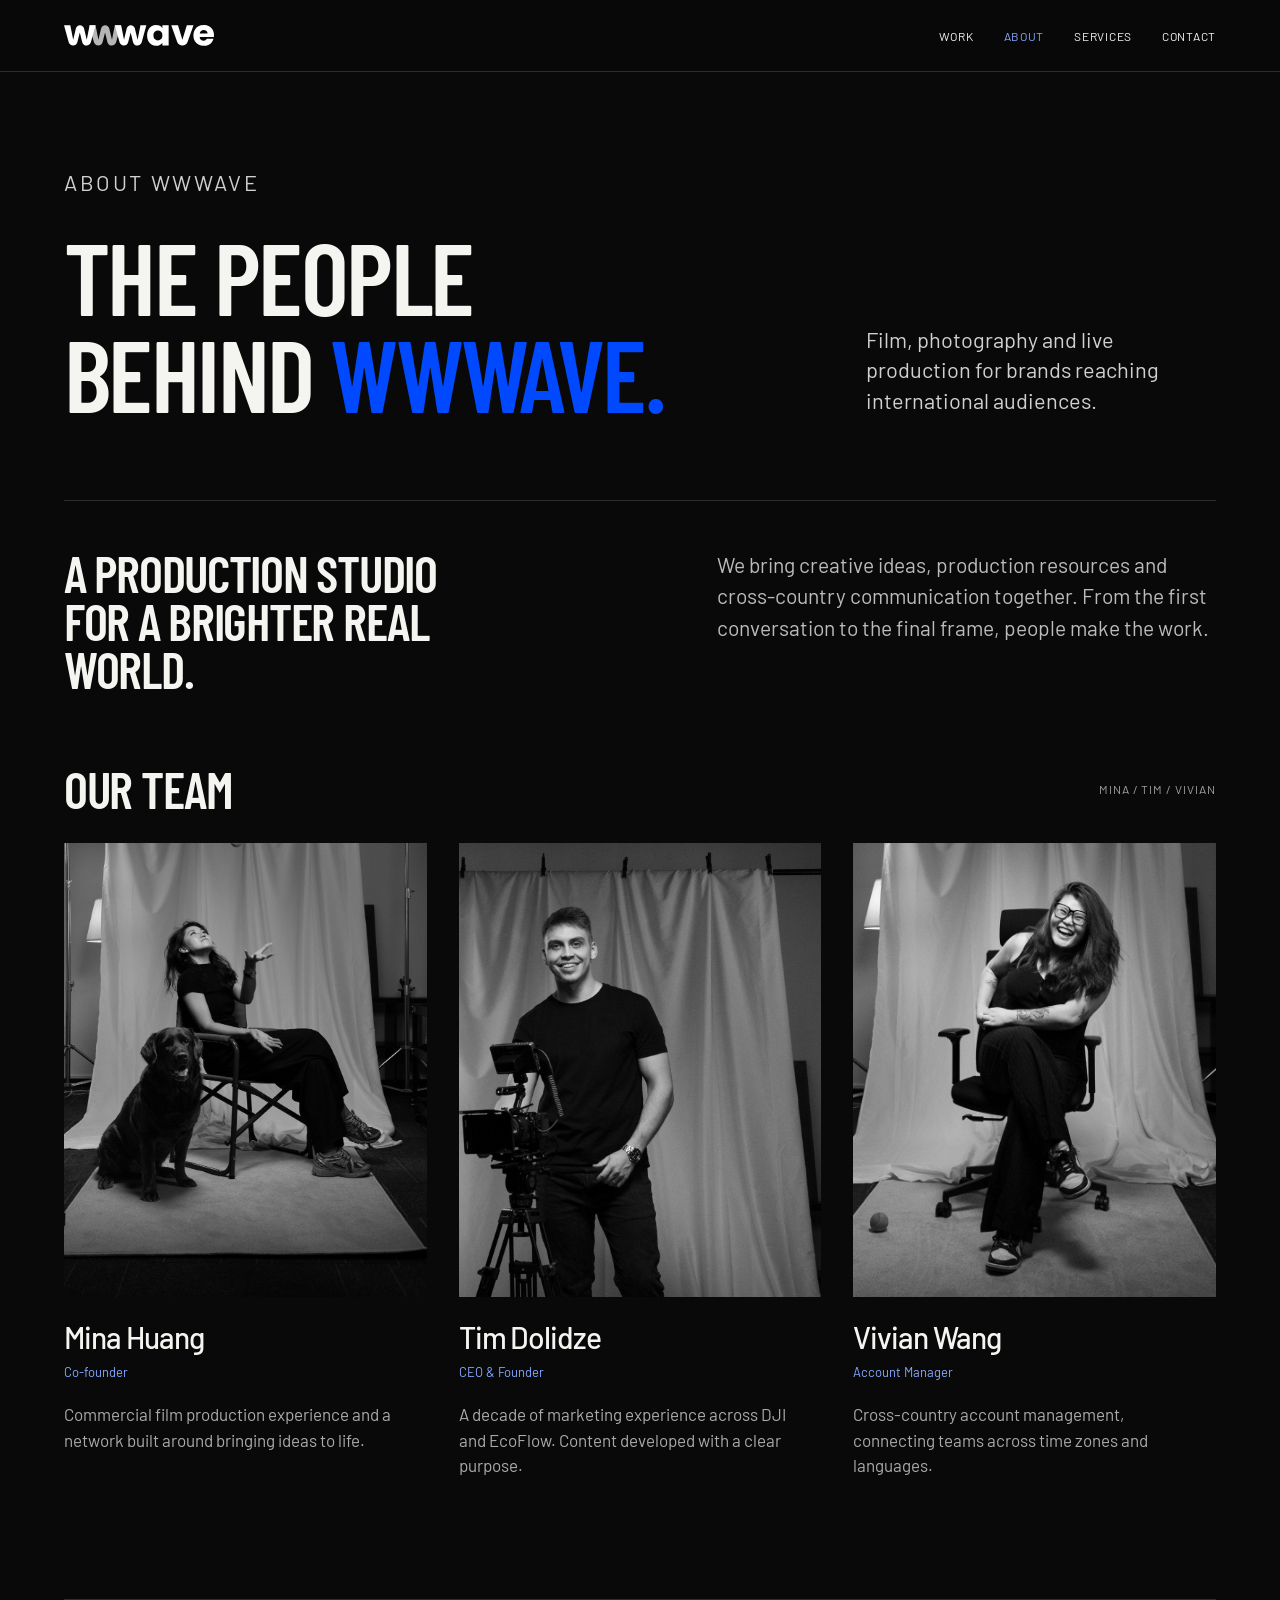
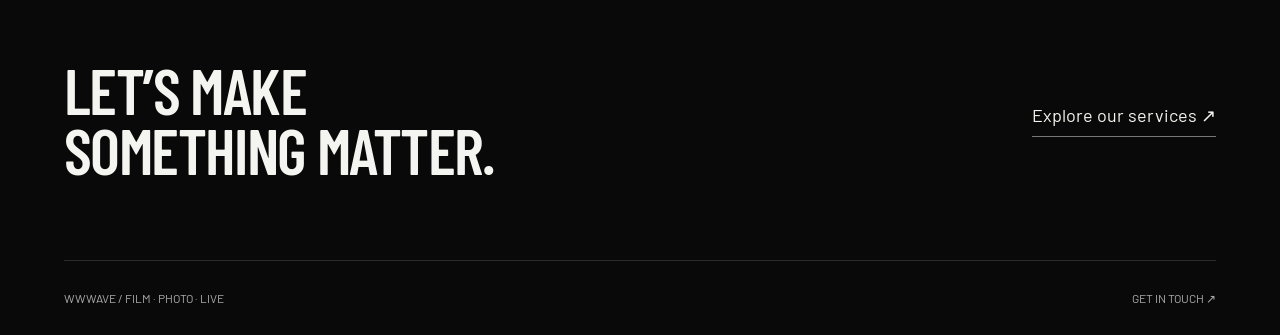
<file: about.html>
<!doctype html><html lang="en"><head><meta charset="utf-8"><meta name="viewport" content="width=device-width,initial-scale=1"><title>About / WWWave</title><meta name="description" content="Independent film, photography and livestream production. Meet the WWWave team and explore our services."><link rel="stylesheet" href="barlow-fonts.css"><link rel="stylesheet" href="lenis.css"><link rel="stylesheet" href="studio-pages.css"><script src="lenis.min.js" defer></script><script src="studio-pages.js" defer></script></head><body><header class="studio-header"><a href="index.html" data-route aria-label="WWWave homepage"><img src="assets/studio/wwwave.svg" alt="WWWave" class="studio-logo"></a><button class="menu-toggle" type="button" aria-expanded="false" aria-controls="studio-nav">MENU</button><nav id="studio-nav" class="studio-nav" aria-label="Main navigation"><a href="index.html?skipIntro=1#works" data-route>WORK</a><a href="about.html" data-route aria-current="page">ABOUT</a><a href="services.html" data-route>SERVICES</a><a href="index.html?skipIntro=1#contact" data-route>CONTACT</a></nav></header><main class="studio-main"><section class="studio-hero"><div class="reveal"><p class="eyebrow">ABOUT WWWAVE</p><h1>THE PEOPLE<br>BEHIND <span class="blue-word">WWWAVE.</span></h1></div><p class="reveal">Film, photography and live production for brands reaching international audiences.</p></section><section class="studio-intro"><h2 class="reveal">A PRODUCTION STUDIO<br>FOR A BRIGHTER REAL WORLD.</h2><p class="reveal">We bring creative ideas, production resources and cross-country communication together. From the first conversation to the final frame, people make the work.</p></section><section class="team-section" aria-labelledby="team-heading"><div class="section-heading reveal"><h2 id="team-heading">OUR TEAM</h2><span>MINA / TIM / VIVIAN</span></div><div class="team-grid"><article class="team-card reveal"><div class="team-portrait"><img src="assets/studio/mina.jpg" alt="Mina Huang" loading="lazy"></div><h3 class="team-name">Mina Huang</h3><p class="team-role">Co-founder</p><p class="team-bio">Commercial film production experience and a network built around bringing ideas to life.</p></article><article class="team-card reveal"><div class="team-portrait"><img src="assets/studio/tim.jpg" alt="Tim Dolidze" loading="lazy"></div><h3 class="team-name">Tim Dolidze</h3><p class="team-role">CEO & Founder</p><p class="team-bio">A decade of marketing experience across DJI and EcoFlow. Content developed with a clear purpose.</p></article><article class="team-card reveal"><div class="team-portrait"><img src="assets/studio/vivian.jpg" alt="Vivian Wang" loading="lazy"></div><h3 class="team-name">Vivian Wang</h3><p class="team-role">Account Manager</p><p class="team-bio">Cross-country account management, connecting teams across time zones and languages.</p></article></div></section><section class="studio-cta reveal"><h2>LET’S MAKE<br>SOMETHING MATTER.</h2><a href="services.html" data-route>Explore our services ↗</a></section></main><footer class="studio-footer"><span>WWWAVE / FILM · PHOTO · LIVE</span><a href="index.html?skipIntro=1#contact" data-route>GET IN TOUCH ↗</a></footer></body></html>
</file>
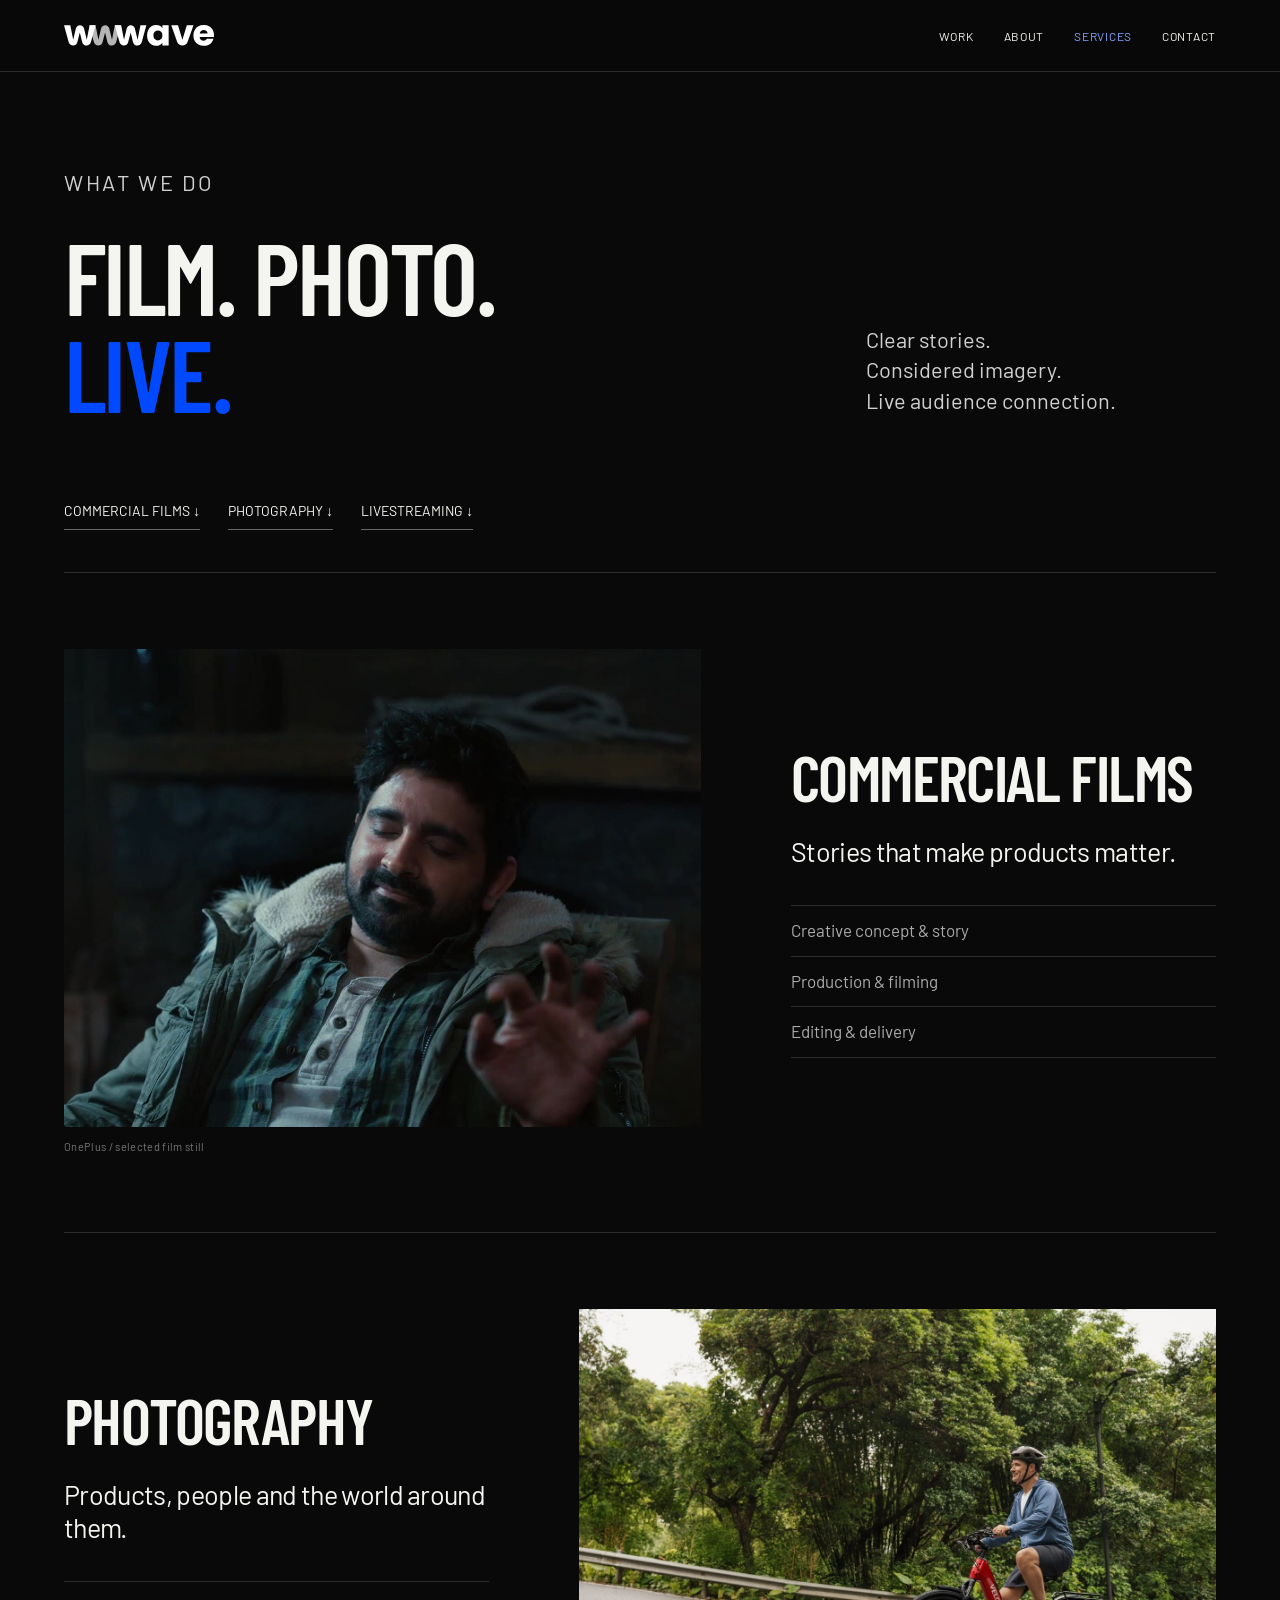
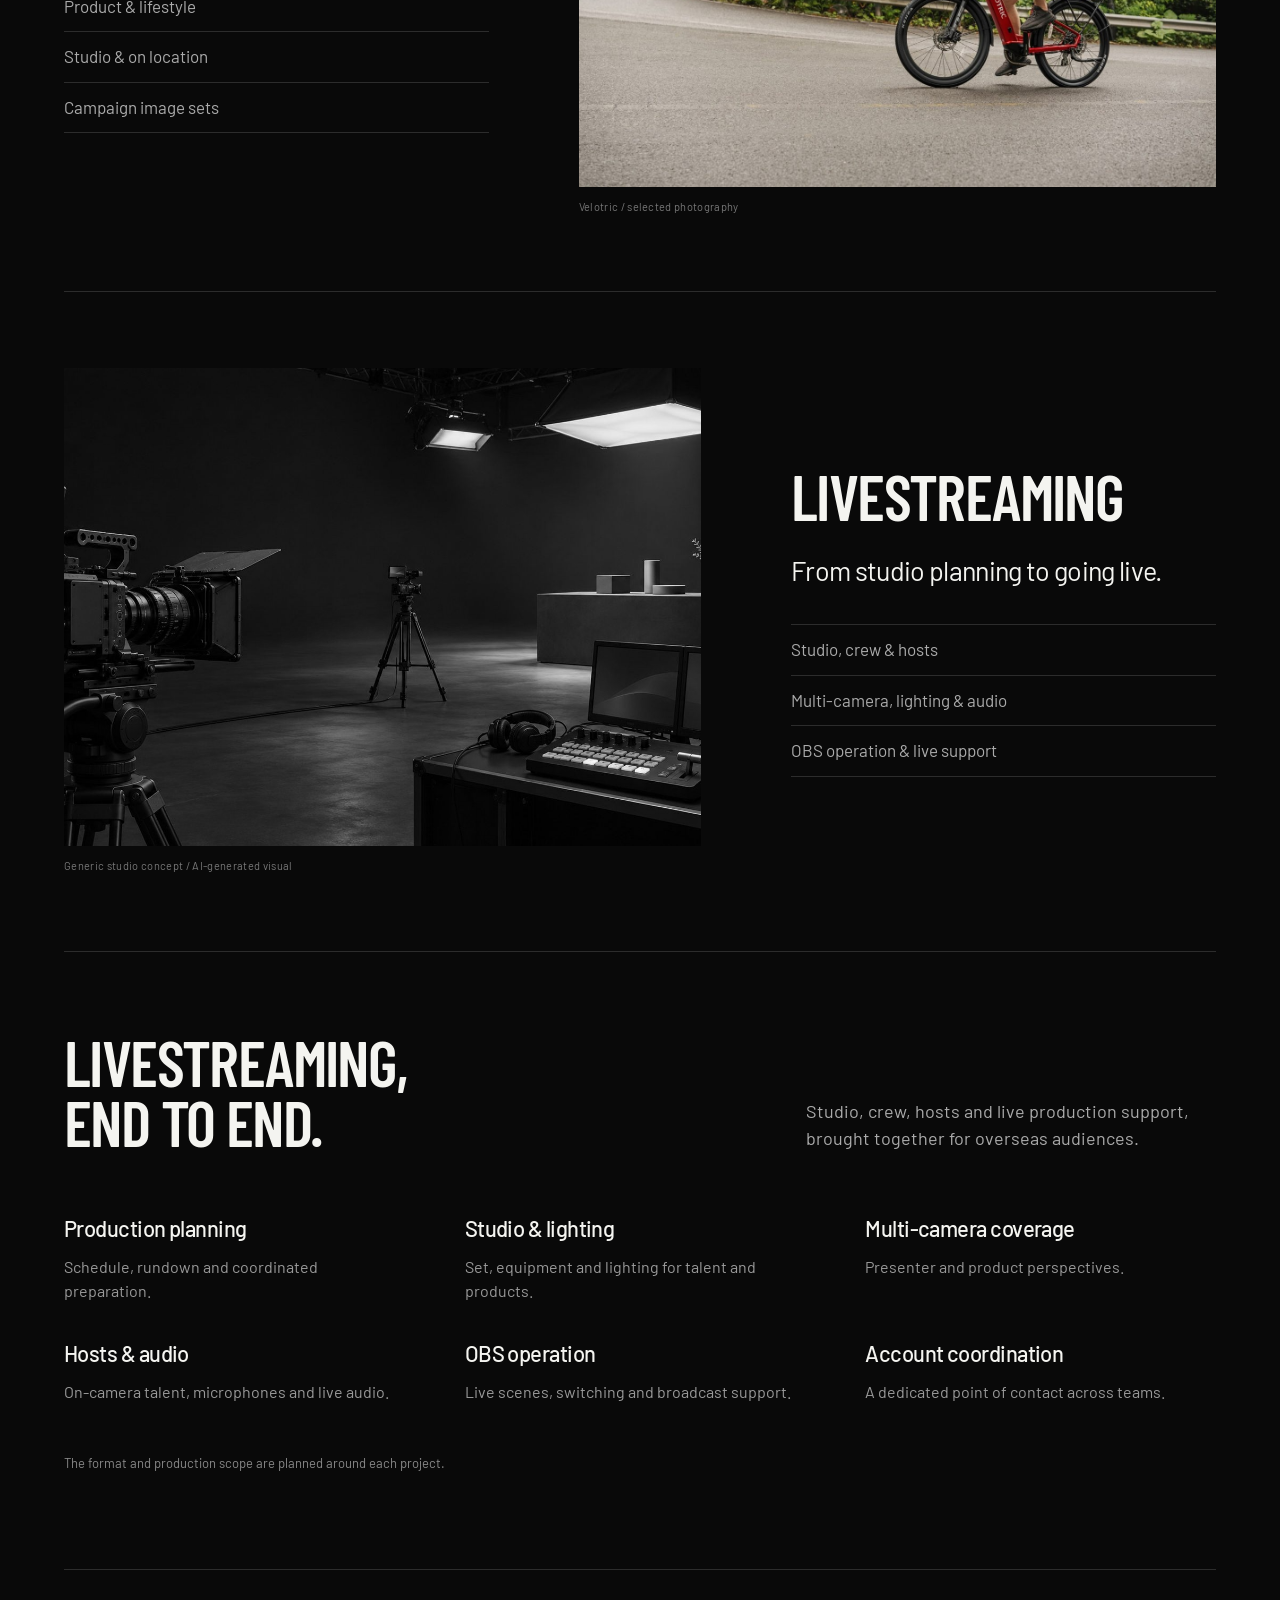
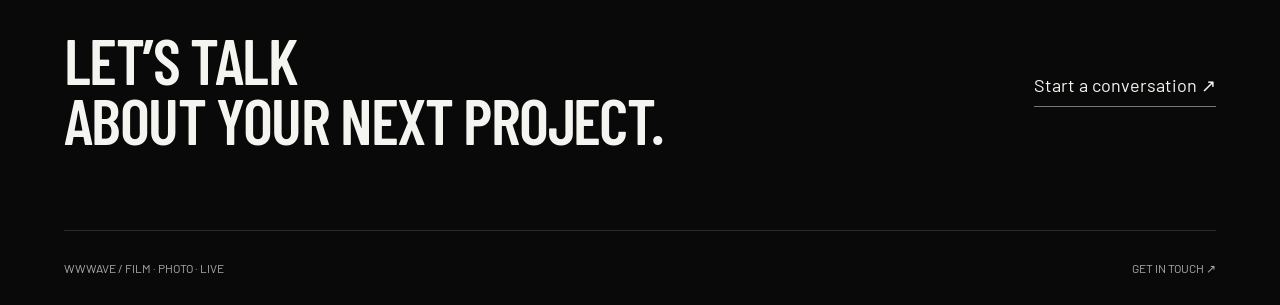
<file: services.html>
<!doctype html><html lang="en"><head><meta charset="utf-8"><meta name="viewport" content="width=device-width,initial-scale=1"><title>Services / WWWave</title><meta name="description" content="Independent film, photography and livestream production. Meet the WWWave team and explore our services."><link rel="stylesheet" href="barlow-fonts.css"><link rel="stylesheet" href="lenis.css"><link rel="stylesheet" href="studio-pages.css"><script src="lenis.min.js" defer></script><script src="studio-pages.js" defer></script></head><body><header class="studio-header"><a href="index.html" data-route aria-label="WWWave homepage"><img src="assets/studio/wwwave.svg" alt="WWWave" class="studio-logo"></a><button class="menu-toggle" type="button" aria-expanded="false" aria-controls="studio-nav">MENU</button><nav id="studio-nav" class="studio-nav" aria-label="Main navigation"><a href="index.html?skipIntro=1#works" data-route>WORK</a><a href="about.html" data-route>ABOUT</a><a href="services.html" data-route aria-current="page">SERVICES</a><a href="index.html?skipIntro=1#contact" data-route>CONTACT</a></nav></header><main class="studio-main"><section class="studio-hero"><div class="reveal"><p class="eyebrow">WHAT WE DO</p><h1>FILM. PHOTO.<br><span class="blue-word">LIVE.</span></h1></div><p class="reveal">Clear stories.<br>Considered imagery.<br>Live audience connection.</p></section><nav class="service-links" aria-label="Services"><a href="#commercial">COMMERCIAL FILMS ↓</a><a href="#photography">PHOTOGRAPHY ↓</a><a href="#live">LIVESTREAMING ↓</a></nav><section class="service-row" id="commercial"><div class="service-copy reveal"><h2>COMMERCIAL FILMS</h2><p class="service-summary">Stories that make products matter.</p><ul><li>Creative concept & story</li><li>Production & filming</li><li>Editing & delivery</li></ul></div><figure class="reveal"><img src="assets/studio/commercial.jpg" alt="Commercial films production visual" loading="lazy"><figcaption>OnePlus / selected film still</figcaption></figure></section><section class="service-row" id="photography"><div class="service-copy reveal"><h2>PHOTOGRAPHY</h2><p class="service-summary">Products, people and the world around them.</p><ul><li>Product & lifestyle</li><li>Studio & on location</li><li>Campaign image sets</li></ul></div><figure class="reveal"><img src="assets/studio/photography.jpg" alt="Photography production visual" loading="lazy"><figcaption>Velotric / selected photography</figcaption></figure></section><section class="service-row" id="live"><div class="service-copy reveal"><h2>LIVESTREAMING</h2><p class="service-summary">From studio planning to going live.</p><ul><li>Studio, crew & hosts</li><li>Multi-camera, lighting & audio</li><li>OBS operation & live support</li></ul></div><figure class="reveal"><img src="assets/studio/live-concept.jpg" alt="Livestreaming production visual" loading="lazy"><figcaption>Generic studio concept / AI-generated visual</figcaption></figure></section><section class="live-section"><div class="section-heading"><h2 class="reveal">LIVESTREAMING,<br>END TO END.</h2><p class="reveal">Studio, crew, hosts and live production support, brought together for overseas audiences.</p></div><div class="live-grid"><article class="live-item reveal"><h3>Production planning</h3><p>Schedule, rundown and coordinated preparation.</p></article><article class="live-item reveal"><h3>Studio & lighting</h3><p>Set, equipment and lighting for talent and products.</p></article><article class="live-item reveal"><h3>Multi-camera coverage</h3><p>Presenter and product perspectives.</p></article><article class="live-item reveal"><h3>Hosts & audio</h3><p>On-camera talent, microphones and live audio.</p></article><article class="live-item reveal"><h3>OBS operation</h3><p>Live scenes, switching and broadcast support.</p></article><article class="live-item reveal"><h3>Account coordination</h3><p>A dedicated point of contact across teams.</p></article></div><p class="live-bottom">The format and production scope are planned around each project.</p></section><section class="studio-cta reveal"><h2>LET’S TALK<br>ABOUT YOUR NEXT PROJECT.</h2><a href="index.html?skipIntro=1#contact" data-route>Start a conversation ↗</a></section></main><footer class="studio-footer"><span>WWWAVE / FILM · PHOTO · LIVE</span><a href="index.html?skipIntro=1#contact" data-route>GET IN TOUCH ↗</a></footer></body></html>
</file>
<file: barlow-fonts.css>
@font-face {
  font-family: 'Barlow';
  font-style: normal;
  font-weight: 400;
  font-display: swap;
  src: url(assets/embedded/a35caa4687f434d66453.ttf) format('truetype');
}
@font-face {
  font-family: 'Barlow';
  font-style: normal;
  font-weight: 500;
  font-display: swap;
  src: url(assets/embedded/91c841fdfa8e7b94ffed.ttf) format('truetype');
}
@font-face {
  font-family: 'Barlow';
  font-style: normal;
  font-weight: 600;
  font-display: swap;
  src: url(assets/embedded/c15439e7a03af5714282.ttf) format('truetype');
}
@font-face {
  font-family: 'Barlow Condensed';
  font-style: normal;
  font-weight: 600;
  font-display: swap;
  src: url(assets/embedded/0d85af813fc3ed87db0c.ttf) format('truetype');
}
</file>
<file: lenis.css>
html.lenis,
html.lenis body {
  height: auto;
}

.lenis:not(.lenis-autoToggle).lenis-stopped {
  overflow: clip;
}

.lenis [data-lenis-prevent],
.lenis [data-lenis-prevent-wheel],
.lenis [data-lenis-prevent-touch],
.lenis [data-lenis-prevent-vertical],
.lenis [data-lenis-prevent-horizontal] {
  overscroll-behavior: contain;
}

.lenis.lenis-smooth iframe {
  pointer-events: none;
}

.lenis.lenis-autoToggle {
  transition-property: overflow;
  transition-duration: 1ms;
  transition-behavior: allow-discrete;
}
</file>
<file: studio-pages.css>
:root{color-scheme:dark;--bg:#090909;--ink:#f4f4f0;--muted:#a0a0a0;--line:#ffffff24;--blue:#0049ff}*{box-sizing:border-box}html{background:var(--bg);scroll-behavior:smooth}body{margin:0;color:var(--ink);background:var(--bg);font:400 18px/1.5 Barlow,Arial,sans-serif;-webkit-font-smoothing:antialiased}a{color:inherit;text-decoration:none}button{font:inherit;color:inherit;background:none;border:0;cursor:pointer}h1,h2,h3,p{margin:0}h1,h2{font-family:'Barlow Condensed',Barlow,sans-serif;font-weight:600;letter-spacing:-.025em;line-height:.94}img{display:block;max-width:100%}a:focus-visible,button:focus-visible{outline:2px solid #85a7ff;outline-offset:5px}.studio-header{height:72px;padding:0 5vw;display:flex;align-items:center;justify-content:space-between;position:sticky;top:0;z-index:30;background:#090909ed;backdrop-filter:blur(12px);border-bottom:1px solid var(--line)}.studio-logo{width:150px;height:auto}.studio-nav{display:flex;gap:30px;align-items:center;font-size:12px;letter-spacing:.06em}.studio-nav a{padding:12px 0}.studio-nav a[aria-current=page]{color:#85a7ff}.studio-nav a:hover{color:#85a7ff}.menu-toggle{display:none;font-size:12px;letter-spacing:.08em}.studio-main{padding:0 5vw}.studio-hero{padding:95px 0 80px;display:grid;grid-template-columns:1.5fr .75fr;gap:8vw;align-items:end}.studio-hero h1{font-size:clamp(76px,8vw,144px)}.studio-hero p{font-size:clamp(19px,1.7vw,27px);line-height:1.4;max-width:470px;color:#d0d0d0;padding-bottom:5px}.eyebrow{font-size:12px;letter-spacing:.12em;color:var(--muted);margin-bottom:25px}.blue-word{color:var(--blue)}.studio-intro{display:grid;grid-template-columns:1fr 1fr;gap:12vw;border-top:1px solid var(--line);padding:48px 0 72px}.studio-intro h2{font-size:clamp(40px,4vw,66px);max-width:600px}.studio-intro p{max-width:560px;font-size:21px;color:#bbb}.team-section{padding-bottom:120px}.section-heading{display:flex;align-items:center;justify-content:space-between;margin-bottom:30px}.section-heading h2{font-size:clamp(40px,4vw,64px)}.section-heading>span{font-size:12px;color:var(--muted);letter-spacing:.08em}.team-grid{display:grid;grid-template-columns:repeat(3,minmax(0,1fr));gap:32px}.team-card{min-width:0}.team-portrait{aspect-ratio:4/5;background:#141414;overflow:hidden}.team-portrait img{height:100%;width:100%;object-fit:cover;object-position:50% 40%;filter:grayscale(1);transition:transform 1000ms cubic-bezier(.16,1,.3,1)}.team-card:hover .team-portrait img{transform:scale(1.025)}.team-name{font-size:30px;line-height:1.1;font-weight:500;letter-spacing:-.035em;margin-top:24px}.team-role{font-size:13px;color:#85a7ff;margin-top:9px}.team-bio{font-size:17px;color:#aaa;line-height:1.5;margin-top:20px;max-width:350px}.studio-cta{padding:60px 0 80px;border-top:1px solid var(--line);display:flex;justify-content:space-between;align-items:center;gap:40px}.studio-cta h2{font-size:clamp(44px,5vw,80px)}.studio-cta a{font-size:18px;white-space:nowrap;padding-bottom:7px;border-bottom:1px solid #777}.studio-footer{margin:0 5vw;padding:28px 0;border-top:1px solid var(--line);display:flex;justify-content:space-between;gap:24px;font-size:12px;color:#aaa}.service-links{display:flex;gap:28px;font-size:14px;padding-bottom:42px}.service-links a{padding-bottom:8px;border-bottom:1px solid #666}.service-row{display:grid;grid-template-columns:.8fr 1.2fr;gap:7vw;padding:76px 0;align-items:center;border-top:1px solid var(--line);scroll-margin-top:90px}.service-row:nth-of-type(even){grid-template-columns:1.2fr .8fr}.service-row:nth-of-type(even) .service-copy{order:2}.service-row:nth-of-type(even) figure{order:1}.service-copy h2{font-size:clamp(52px,5vw,85px);margin-bottom:28px}.service-copy>.service-summary{font-size:clamp(22px,2.1vw,32px);line-height:1.2;letter-spacing:-.025em;max-width:450px;margin-bottom:38px}.service-copy ul{list-style:none;margin:0;padding:0;border-top:1px solid var(--line);max-width:460px}.service-copy li{padding:12px 0;border-bottom:1px solid var(--line);color:#aaa;font-size:17px}.service-row figure{margin:0}.service-row figure img{width:100%;aspect-ratio:4/3;object-fit:cover}.service-row figcaption{font-size:11px;color:#777;margin-top:12px;letter-spacing:.03em}.live-section{border-top:1px solid var(--line);padding:80px 0 95px}.live-section>.section-heading{align-items:flex-end;gap:40px}.live-section h2{font-size:clamp(50px,5vw,85px)}.live-section>.section-heading p{max-width:410px;color:#aaa;font-size:18px}.live-grid{display:grid;grid-template-columns:repeat(3,minmax(0,1fr));gap:34px 50px;margin-top:60px}.live-item h3{font-size:22px;font-weight:500;margin-bottom:10px;letter-spacing:-.025em}.live-item p{font-size:16px;color:#999;max-width:330px}.live-bottom{font-size:13px;color:#888;margin-top:50px}.page-wave{position:fixed;inset:0;z-index:1000;display:flex;flex-direction:column;pointer-events:all;overflow:hidden}.page-wave>div{flex:1;min-height:calc(25% + 1px);margin-top:-1px;background:#0049ff;will-change:transform}.studio-js .reveal{opacity:0;transform:translateY(25px);transition:opacity 750ms ease,transform 1000ms cubic-bezier(.16,1,.3,1)}.studio-js .reveal.is-visible{opacity:1;transform:none}@media(max-width:900px){.studio-hero{grid-template-columns:1fr;gap:36px;padding-top:70px}.studio-hero h1{font-size:clamp(72px,10vw,120px)}.studio-hero p{max-width:600px}.team-grid{gap:20px}.team-name{font-size:26px}.team-bio{font-size:16px}.service-row,.service-row:nth-of-type(even){gap:5vw;grid-template-columns:1fr 1.1fr}.live-grid{grid-template-columns:repeat(2,minmax(0,1fr))}}@media(max-width:650px){body{font-size:17px}.studio-header{height:64px;padding:0 20px}.studio-logo{width:126px}.menu-toggle{display:block}.studio-nav{position:absolute;top:64px;left:0;right:0;display:none;flex-direction:column;align-items:flex-start;gap:12px;padding:25px 20px 35px;background:#090909;border-bottom:1px solid var(--line)}.studio-nav.is-open{display:flex}.studio-nav a{font:600 30px 'Barlow Condensed',sans-serif;letter-spacing:0}.studio-main{padding:0 20px}.studio-hero{padding:56px 0 55px;gap:28px}.studio-hero h1{font-size:clamp(58px,13vw,84px)}.studio-hero p{font-size:20px}.eyebrow{font-size:10px;margin-bottom:18px}.studio-intro{grid-template-columns:1fr;gap:24px;padding:32px 0 55px}.studio-intro p{font-size:18px}.team-grid{grid-template-columns:1fr;gap:50px}.team-portrait{aspect-ratio:4/5}.team-name{font-size:30px;margin-top:20px}.team-bio{font-size:18px;margin-top:16px}.team-section{padding-bottom:70px}.section-heading>span{font-size:10px}.studio-cta{display:block;padding:45px 0 60px}.studio-cta a{display:inline-block;margin-top:28px}.studio-footer{margin:0 20px;font-size:10px}.service-links{gap:20px;font-size:12px}.service-row,.service-row:nth-of-type(even){grid-template-columns:1fr;gap:30px;padding:50px 0}.service-row:nth-of-type(even) .service-copy,.service-row:nth-of-type(even) figure{order:initial}.service-copy h2{font-size:58px;margin-bottom:20px}.service-copy>.service-summary{font-size:25px;margin-bottom:28px}.service-row figure img{aspect-ratio:4/3}.live-section{padding:55px 0 70px}.live-section>.section-heading{display:block}.live-section>.section-heading p{margin-top:25px}.live-grid{grid-template-columns:1fr;gap:28px;margin-top:38px}.live-item h3{font-size:24px}.live-item p{font-size:17px}.live-bottom{margin-top:35px}}
@media(prefers-reduced-motion:reduce){html{scroll-behavior:auto}.studio-js .reveal{opacity:1;transform:none;transition:none}.team-portrait img{transition:none}}

.service-links{flex-wrap:wrap;row-gap:16px}@media(max-width:650px){.service-copy h2{font-size:clamp(44px,13.4vw,58px)}}

#live figure img{filter:grayscale(1)}
</file>
